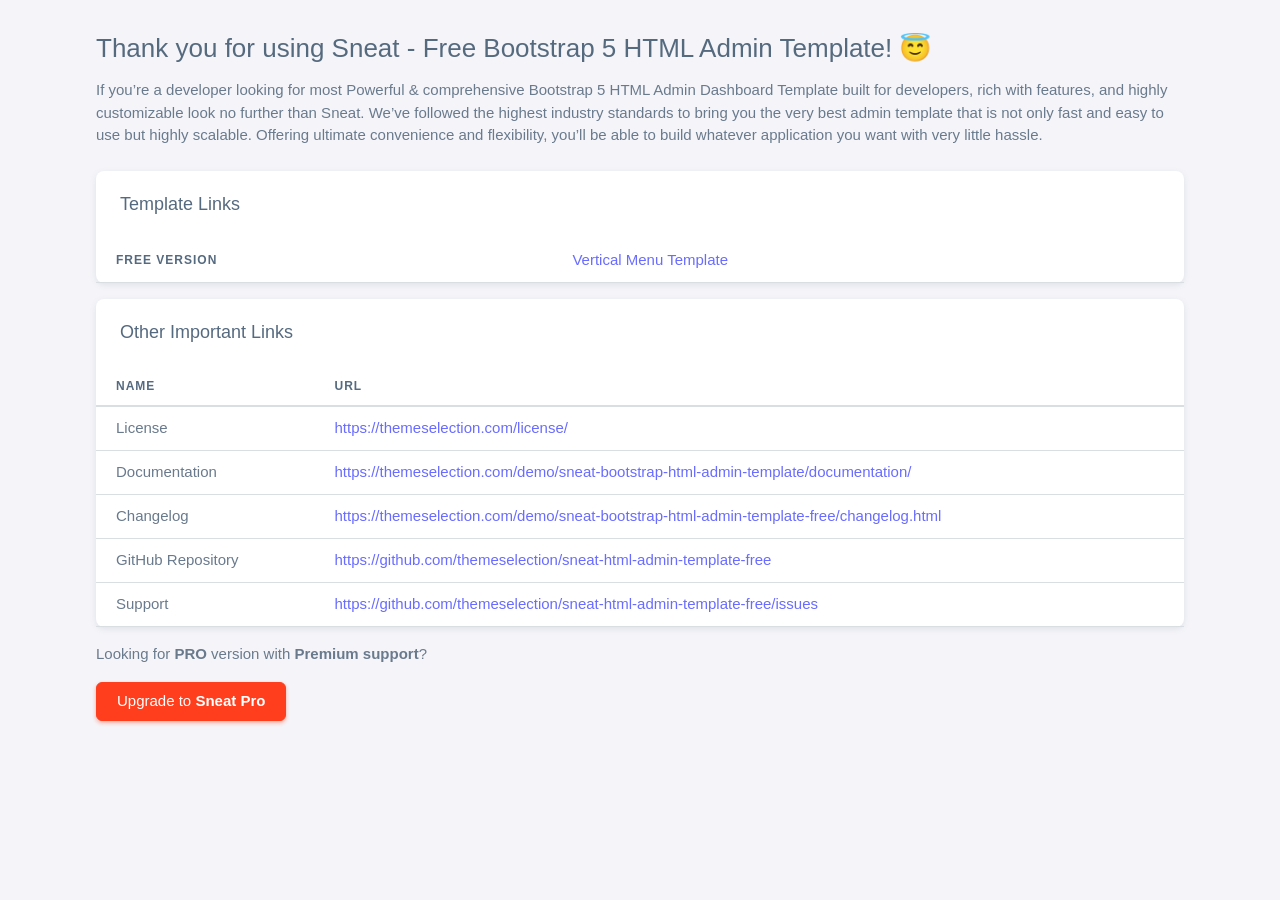
<file: admin/index.html>
<!DOCTYPE html>


<html lang="en" class="light-style  customizer-hide" dir="ltr" data-theme="theme-default" data-assets-path="assets/"
  data-template="vertical-menu-template-no-customizer">

<head>
  <meta charset="utf-8" />
  <meta name="viewport"
    content="width=device-width, initial-scale=1.0, user-scalable=no, minimum-scale=1.0, maximum-scale=1.0" />

  <title>Sneat - Free Bootstrap 5 HTML Admin Template</title>

  <meta name="description" content="" />

  <!-- Favicon -->
  <link rel="icon" type="image/x-icon" href="assets/img/favicon/favicon.ico" />

  <!-- Fonts -->
  <link rel="preconnect" href="https://fonts.googleapis.com">
  <link rel="preconnect" href="https://fonts.gstatic.com" crossorigin>
  <link
    href="https://fonts.googleapis.com/css2?family=Open+Sans:ital,wght@0,300;0,400;0,500;0,600;0,700;1,300;1,400;1,500;1,600;1,700&display=swap"
    rel="stylesheet">

  <!-- Core CSS -->
  <link rel="stylesheet" href="assets/vendor/css/core.css" />
  <link rel="stylesheet" href="assets/vendor/css/theme-default.css" />
  <link rel="stylesheet" href="assets/css/demo.css" />
</head>

<body>

  <!-- Content -->
  <div class="container flex-grow-1 container-p-y my-2">
    <h3>Thank you for using Sneat - Free Bootstrap 5 HTML Admin Template! 😇</h3>
    <p>If you’re a developer looking for most Powerful & comprehensive Bootstrap 5 HTML Admin Dashboard Template built
      for developers, rich with features, and highly customizable look no further than Sneat. We’ve followed the highest
      industry standards to bring you the very best admin template that is not only fast and easy to use but highly
      scalable. Offering ultimate convenience and flexibility, you’ll be able to build whatever application you want
      with very little hassle.</p>

    <!-- Examples -->
    <div class="row mt-sm-4 mt-3">
      <div class="col-12 mb-3">
        <div class="card">
          <h5 class="card-header">Template Links</h5>
          <!-- Template Demo Links -->
          <table class="table">
            <tbody>
              <tr>
                <th>Free Version</th>
                <td><a href="html/index.html" target="_blank">Vertical Menu Template</a></td>
              </tr>
            </tbody>
          </table>

        </div>
      </div>

      <div class="col-12 mb-3">
        <div class="card">

          <h5 class="card-header">Other Important Links</h5>
          <!-- Other Links -->
          <table class="table">
            <thead>
              <tr>
                <th scope="col">Name</th>
                <th scope="col">URL</th>
              </tr>
            </thead>
            <tbody>

              <tr>
                <td>License </td>
                <td>
                  <a href="https://themeselection.com/license/" target="_blank">https://themeselection.com/license/</a>
                </td>
              </tr>

              <tr>
                <td>Documentation</td>
                <td>
                  <a href="https://themeselection.com/demo/sneat-bootstrap-html-admin-template/documentation/"
                    target="_blank">https://themeselection.com/demo/sneat-bootstrap-html-admin-template/documentation/</a>
                </td>
              </tr>

              <tr>
                <td>Changelog</td>
                <td>
                  <a href="https://themeselection.com/demo/sneat-bootstrap-html-admin-template-free/changelog.html"
                    target="_blank">https://themeselection.com/demo/sneat-bootstrap-html-admin-template-free/changelog.html</a>
                </td>
              </tr>


              <tr>
                <td>GitHub Repository</td>
                <td>
                  <a href="https://github.com/themeselection/sneat-html-admin-template-free"
                    target="_blank">https://github.com/themeselection/sneat-html-admin-template-free</a>
                </td>
              </tr>


              <tr>
                <td>Support</td>
                <td>
                  <a href="https://github.com/themeselection/sneat-html-admin-template-free/issues"
                    target="_blank">https://github.com/themeselection/sneat-html-admin-template-free/issues</a>
                </td>
              </tr>

            </tbody>
          </table>
          <!--/ Other Links -->
        </div>
      </div>

      <div class="col-12 mb-3">
        <p>Looking for <strong>PRO</strong> version with <strong>Premium support</strong>?</p>
        <div class="upgrade-to-pro">
          <a href="https://themeselection.com/products/sneat-bootstrap-html-admin-template/" target="_blank"
            class="btn btn-danger">Upgrade to <strong>Sneat Pro</strong></a>
        </div>
      </div>
    </div>
  </div>
  <!-- / Content -->

</body>

</html>
</file>
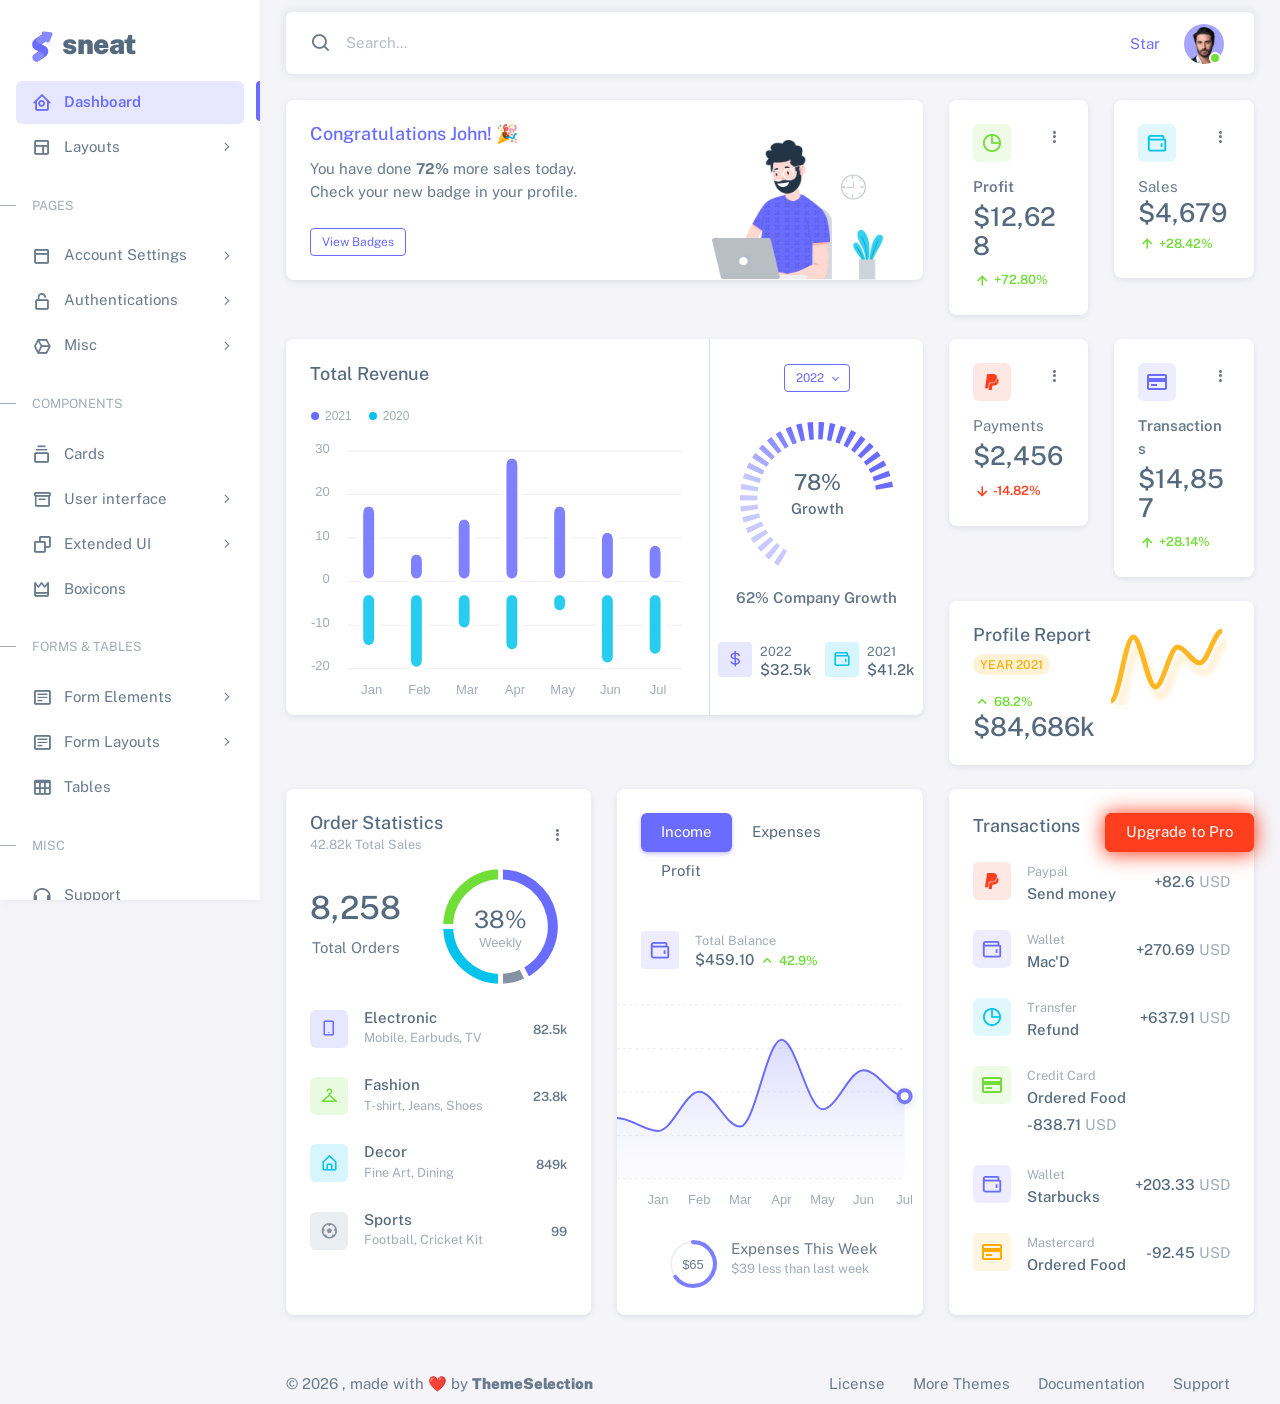
<file: admin/html/index.html>
<!DOCTYPE html>

<!-- =========================================================
* Sneat - Bootstrap 5 HTML Admin Template - Pro | v1.0.0
==============================================================

* Product Page: https://themeselection.com/products/sneat-bootstrap-html-admin-template/
* Created by: ThemeSelection
* License: You must have a valid license purchased in order to legally use the theme for your project.
* Copyright ThemeSelection (https://themeselection.com)

=========================================================
 -->
<!-- beautify ignore:start -->
<html
  lang="en"
  class="light-style layout-menu-fixed"
  dir="ltr"
  data-theme="theme-default"
  data-assets-path="../assets/"
  data-template="vertical-menu-template-free"
>
  <head>
    <meta charset="utf-8" />
    <meta
      name="viewport"
      content="width=device-width, initial-scale=1.0, user-scalable=no, minimum-scale=1.0, maximum-scale=1.0"
    />

    <title>Dashboard - Analytics | Sneat - Bootstrap 5 HTML Admin Template - Pro</title>

    <meta name="description" content="" />

    <!-- Favicon -->
    <link rel="icon" type="image/x-icon" href="../assets/img/favicon/favicon.ico" />

    <!-- Fonts -->
    <link rel="preconnect" href="https://fonts.googleapis.com" />
    <link rel="preconnect" href="https://fonts.gstatic.com" crossorigin />
    <link
      href="https://fonts.googleapis.com/css2?family=Public+Sans:ital,wght@0,300;0,400;0,500;0,600;0,700;1,300;1,400;1,500;1,600;1,700&display=swap"
      rel="stylesheet"
    />

    <!-- Icons. Uncomment required icon fonts -->
    <link rel="stylesheet" href="../assets/vendor/fonts/boxicons.css" />

    <!-- Core CSS -->
    <link rel="stylesheet" href="../assets/vendor/css/core.css" class="template-customizer-core-css" />
    <link rel="stylesheet" href="../assets/vendor/css/theme-default.css" class="template-customizer-theme-css" />
    <link rel="stylesheet" href="../assets/css/demo.css" />

    <!-- Vendors CSS -->
    <link rel="stylesheet" href="../assets/vendor/libs/perfect-scrollbar/perfect-scrollbar.css" />

    <link rel="stylesheet" href="../assets/vendor/libs/apex-charts/apex-charts.css" />

    <!-- Page CSS -->

    <!-- Helpers -->
    <script src="../assets/vendor/js/helpers.js"></script>

    <!--! Template customizer & Theme config files MUST be included after core stylesheets and helpers.js in the <head> section -->
    <!--? Config:  Mandatory theme config file contain global vars & default theme options, Set your preferred theme option in this file.  -->
    <script src="../assets/js/config.js"></script>
  </head>

  <body>
    <!-- Layout wrapper -->
    <div class="layout-wrapper layout-content-navbar">
      <div class="layout-container">
        <!-- Menu -->

        <aside id="layout-menu" class="layout-menu menu-vertical menu bg-menu-theme">
          <div class="app-brand demo">
            <a href="index.html" class="app-brand-link">
              <span class="app-brand-logo demo">
                <svg
                  width="25"
                  viewBox="0 0 25 42"
                  version="1.1"
                  xmlns="http://www.w3.org/2000/svg"
                  xmlns:xlink="http://www.w3.org/1999/xlink"
                >
                  <defs>
                    <path
                      d="M13.7918663,0.358365126 L3.39788168,7.44174259 C0.566865006,9.69408886 -0.379795268,12.4788597 0.557900856,15.7960551 C0.68998853,16.2305145 1.09562888,17.7872135 3.12357076,19.2293357 C3.8146334,19.7207684 5.32369333,20.3834223 7.65075054,21.2172976 L7.59773219,21.2525164 L2.63468769,24.5493413 C0.445452254,26.3002124 0.0884951797,28.5083815 1.56381646,31.1738486 C2.83770406,32.8170431 5.20850219,33.2640127 7.09180128,32.5391577 C8.347334,32.0559211 11.4559176,30.0011079 16.4175519,26.3747182 C18.0338572,24.4997857 18.6973423,22.4544883 18.4080071,20.2388261 C17.963753,17.5346866 16.1776345,15.5799961 13.0496516,14.3747546 L10.9194936,13.4715819 L18.6192054,7.984237 L13.7918663,0.358365126 Z"
                      id="path-1"
                    ></path>
                    <path
                      d="M5.47320593,6.00457225 C4.05321814,8.216144 4.36334763,10.0722806 6.40359441,11.5729822 C8.61520715,12.571656 10.0999176,13.2171421 10.8577257,13.5094407 L15.5088241,14.433041 L18.6192054,7.984237 C15.5364148,3.11535317 13.9273018,0.573395879 13.7918663,0.358365126 C13.5790555,0.511491653 10.8061687,2.3935607 5.47320593,6.00457225 Z"
                      id="path-3"
                    ></path>
                    <path
                      d="M7.50063644,21.2294429 L12.3234468,23.3159332 C14.1688022,24.7579751 14.397098,26.4880487 13.008334,28.506154 C11.6195701,30.5242593 10.3099883,31.790241 9.07958868,32.3040991 C5.78142938,33.4346997 4.13234973,34 4.13234973,34 C4.13234973,34 2.75489982,33.0538207 2.37032616e-14,31.1614621 C-0.55822714,27.8186216 -0.55822714,26.0572515 -4.05231404e-15,25.8773518 C0.83734071,25.6075023 2.77988457,22.8248993 3.3049379,22.52991 C3.65497346,22.3332504 5.05353963,21.8997614 7.50063644,21.2294429 Z"
                      id="path-4"
                    ></path>
                    <path
                      d="M20.6,7.13333333 L25.6,13.8 C26.2627417,14.6836556 26.0836556,15.9372583 25.2,16.6 C24.8538077,16.8596443 24.4327404,17 24,17 L14,17 C12.8954305,17 12,16.1045695 12,15 C12,14.5672596 12.1403557,14.1461923 12.4,13.8 L17.4,7.13333333 C18.0627417,6.24967773 19.3163444,6.07059163 20.2,6.73333333 C20.3516113,6.84704183 20.4862915,6.981722 20.6,7.13333333 Z"
                      id="path-5"
                    ></path>
                  </defs>
                  <g id="g-app-brand" stroke="none" stroke-width="1" fill="none" fill-rule="evenodd">
                    <g id="Brand-Logo" transform="translate(-27.000000, -15.000000)">
                      <g id="Icon" transform="translate(27.000000, 15.000000)">
                        <g id="Mask" transform="translate(0.000000, 8.000000)">
                          <mask id="mask-2" fill="white">
                            <use xlink:href="#path-1"></use>
                          </mask>
                          <use fill="#696cff" xlink:href="#path-1"></use>
                          <g id="Path-3" mask="url(#mask-2)">
                            <use fill="#696cff" xlink:href="#path-3"></use>
                            <use fill-opacity="0.2" fill="#FFFFFF" xlink:href="#path-3"></use>
                          </g>
                          <g id="Path-4" mask="url(#mask-2)">
                            <use fill="#696cff" xlink:href="#path-4"></use>
                            <use fill-opacity="0.2" fill="#FFFFFF" xlink:href="#path-4"></use>
                          </g>
                        </g>
                        <g
                          id="Triangle"
                          transform="translate(19.000000, 11.000000) rotate(-300.000000) translate(-19.000000, -11.000000) "
                        >
                          <use fill="#696cff" xlink:href="#path-5"></use>
                          <use fill-opacity="0.2" fill="#FFFFFF" xlink:href="#path-5"></use>
                        </g>
                      </g>
                    </g>
                  </g>
                </svg>
              </span>
              <span class="app-brand-text demo menu-text fw-bolder ms-2">Sneat</span>
            </a>

            <a href="javascript:void(0);" class="layout-menu-toggle menu-link text-large ms-auto d-block d-xl-none">
              <i class="bx bx-chevron-left bx-sm align-middle"></i>
            </a>
          </div>

          <div class="menu-inner-shadow"></div>

          <ul class="menu-inner py-1">
            <!-- Dashboard -->
            <li class="menu-item active">
              <a href="index.html" class="menu-link">
                <i class="menu-icon tf-icons bx bx-home-circle"></i>
                <div data-i18n="Analytics">Dashboard</div>
              </a>
            </li>

            <!-- Layouts -->
            <li class="menu-item">
              <a href="javascript:void(0);" class="menu-link menu-toggle">
                <i class="menu-icon tf-icons bx bx-layout"></i>
                <div data-i18n="Layouts">Layouts</div>
              </a>

              <ul class="menu-sub">
                <li class="menu-item">
                  <a href="layouts-without-menu.html" class="menu-link">
                    <div data-i18n="Without menu">Without menu</div>
                  </a>
                </li>
                <li class="menu-item">
                  <a href="layouts-without-navbar.html" class="menu-link">
                    <div data-i18n="Without navbar">Without navbar</div>
                  </a>
                </li>
                <li class="menu-item">
                  <a href="layouts-container.html" class="menu-link">
                    <div data-i18n="Container">Container</div>
                  </a>
                </li>
                <li class="menu-item">
                  <a href="layouts-fluid.html" class="menu-link">
                    <div data-i18n="Fluid">Fluid</div>
                  </a>
                </li>
                <li class="menu-item">
                  <a href="layouts-blank.html" class="menu-link">
                    <div data-i18n="Blank">Blank</div>
                  </a>
                </li>
              </ul>
            </li>

            <li class="menu-header small text-uppercase">
              <span class="menu-header-text">Pages</span>
            </li>
            <li class="menu-item">
              <a href="javascript:void(0);" class="menu-link menu-toggle">
                <i class="menu-icon tf-icons bx bx-dock-top"></i>
                <div data-i18n="Account Settings">Account Settings</div>
              </a>
              <ul class="menu-sub">
                <li class="menu-item">
                  <a href="pages-account-settings-account.html" class="menu-link">
                    <div data-i18n="Account">Account</div>
                  </a>
                </li>
                <li class="menu-item">
                  <a href="pages-account-settings-notifications.html" class="menu-link">
                    <div data-i18n="Notifications">Notifications</div>
                  </a>
                </li>
                <li class="menu-item">
                  <a href="pages-account-settings-connections.html" class="menu-link">
                    <div data-i18n="Connections">Connections</div>
                  </a>
                </li>
              </ul>
            </li>
            <li class="menu-item">
              <a href="javascript:void(0);" class="menu-link menu-toggle">
                <i class="menu-icon tf-icons bx bx-lock-open-alt"></i>
                <div data-i18n="Authentications">Authentications</div>
              </a>
              <ul class="menu-sub">
                <li class="menu-item">
                  <a href="auth-login-basic.html" class="menu-link" target="_blank">
                    <div data-i18n="Basic">Login</div>
                  </a>
                </li>
                <li class="menu-item">
                  <a href="auth-register-basic.html" class="menu-link" target="_blank">
                    <div data-i18n="Basic">Register</div>
                  </a>
                </li>
                <li class="menu-item">
                  <a href="auth-forgot-password-basic.html" class="menu-link" target="_blank">
                    <div data-i18n="Basic">Forgot Password</div>
                  </a>
                </li>
              </ul>
            </li>
            <li class="menu-item">
              <a href="javascript:void(0);" class="menu-link menu-toggle">
                <i class="menu-icon tf-icons bx bx-cube-alt"></i>
                <div data-i18n="Misc">Misc</div>
              </a>
              <ul class="menu-sub">
                <li class="menu-item">
                  <a href="pages-misc-error.html" class="menu-link">
                    <div data-i18n="Error">Error</div>
                  </a>
                </li>
                <li class="menu-item">
                  <a href="pages-misc-under-maintenance.html" class="menu-link">
                    <div data-i18n="Under Maintenance">Under Maintenance</div>
                  </a>
                </li>
              </ul>
            </li>
            <!-- Components -->
            <li class="menu-header small text-uppercase"><span class="menu-header-text">Components</span></li>
            <!-- Cards -->
            <li class="menu-item">
              <a href="cards-basic.html" class="menu-link">
                <i class="menu-icon tf-icons bx bx-collection"></i>
                <div data-i18n="Basic">Cards</div>
              </a>
            </li>
            <!-- User interface -->
            <li class="menu-item">
              <a href="javascript:void(0)" class="menu-link menu-toggle">
                <i class="menu-icon tf-icons bx bx-box"></i>
                <div data-i18n="User interface">User interface</div>
              </a>
              <ul class="menu-sub">
                <li class="menu-item">
                  <a href="ui-accordion.html" class="menu-link">
                    <div data-i18n="Accordion">Accordion</div>
                  </a>
                </li>
                <li class="menu-item">
                  <a href="ui-alerts.html" class="menu-link">
                    <div data-i18n="Alerts">Alerts</div>
                  </a>
                </li>
                <li class="menu-item">
                  <a href="ui-badges.html" class = "menu-link">
                    <div data-i18n="Badges">Badges</div>
                  </a>
                </li>
                <li class="menu-item">
                  <a href="ui-buttons.html" class="menu-link">
                    <div data-i18n="Buttons">Buttons</div>
                  </a>
                </li>
                <li class="menu-item">
                  <a href="ui-carousel.html" class="menu-link">
                    <div data-i18n="Carousel">Carousel</div>
                  </a>
                </li>
                <li class="menu-item">
                  <a href="ui-collapse.html" class="menu-link">
                    <div data-i18n="Collapse">Collapse</div>
                  </a>
                </li>
                <li class="menu-item">
                  <a href="ui-dropdowns.html" class="menu-link">
                    <div data-i18n="Dropdowns">Dropdowns</div>
                  </a>
                </li>
                <li class="menu-item">
                  <a href="ui-footer.html" class="menu-link">
                    <div data-i18n="Footer">Footer</div>
                  </a>
                </li>
                <li class="menu-item">
                  <a href="ui-list-groups.html" class="menu-link">
                    <div data-i18n="List Groups">List groups</div>
                  </a>
                </li>
                <li class="menu-item">
                  <a href="ui-modals.html" class="menu-link">
                    <div data-i18n="Modals">Modals</div>
                  </a>
                </li>
                <li class="menu-item">
                  <a href="ui-navbar.html" class="menu-link">
                    <div data-i18n="Navbar">Navbar</div>
                  </a>
                </li>
                <li class="menu-item">
                  <a href="ui-offcanvas.html" class="menu-link">
                    <div data-i18n="Offcanvas">Offcanvas</div>
                  </a>
                </li>
                <li class="menu-item">
                  <a href="ui-pagination-breadcrumbs.html" class="menu-link">
                    <div data-i18n="Pagination &amp; Breadcrumbs">Pagination &amp; Breadcrumbs</div>
                  </a>
                </li>
                <li class="menu-item">
                  <a href="ui-progress.html" class="menu-link">
                    <div data-i18n="Progress">Progress</div>
                  </a>
                </li>
                <li class="menu-item">
                  <a href="ui-spinners.html" class="menu-link">
                    <div data-i18n="Spinners">Spinners</div>
                  </a>
                </li>
                <li class="menu-item">
                  <a href="ui-tabs-pills.html" class="menu-link">
                    <div data-i18n="Tabs &amp; Pills">Tabs &amp; Pills</div>
                  </a>
                </li>
                <li class="menu-item">
                  <a href="ui-toasts.html" class="menu-link">
                    <div data-i18n="Toasts">Toasts</div>
                  </a>
                </li>
                <li class="menu-item">
                  <a href="ui-tooltips-popovers.html" class="menu-link">
                    <div data-i18n="Tooltips & Popovers">Tooltips &amp; popovers</div>
                  </a>
                </li>
                <li class="menu-item">
                  <a href="ui-typography.html" class="menu-link">
                    <div data-i18n="Typography">Typography</div>
                  </a>
                </li>
              </ul>
            </li>

            <!-- Extended components -->
            <li class="menu-item">
              <a href="javascript:void(0)" class="menu-link menu-toggle">
                <i class="menu-icon tf-icons bx bx-copy"></i>
                <div data-i18n="Extended UI">Extended UI</div>
              </a>
              <ul class="menu-sub">
                <li class="menu-item">
                  <a href="extended-ui-perfect-scrollbar.html" class="menu-link">
                    <div data-i18n="Perfect Scrollbar">Perfect scrollbar</div>
                  </a>
                </li>
                <li class="menu-item">
                  <a href="extended-ui-text-divider.html" class="menu-link">
                    <div data-i18n="Text Divider">Text Divider</div>
                  </a>
                </li>
              </ul>
            </li>

            <li class="menu-item">
              <a href="icons-boxicons.html" class="menu-link">
                <i class="menu-icon tf-icons bx bx-crown"></i>
                <div data-i18n="Boxicons">Boxicons</div>
              </a>
            </li>

            <!-- Forms & Tables -->
            <li class="menu-header small text-uppercase"><span class="menu-header-text">Forms &amp; Tables</span></li>
            <!-- Forms -->
            <li class="menu-item">
              <a href="javascript:void(0);" class="menu-link menu-toggle">
                <i class="menu-icon tf-icons bx bx-detail"></i>
                <div data-i18n="Form Elements">Form Elements</div>
              </a>
              <ul class="menu-sub">
                <li class="menu-item">
                  <a href="forms-basic-inputs.html" class="menu-link">
                    <div data-i18n="Basic Inputs">Basic Inputs</div>
                  </a>
                </li>
                <li class="menu-item">
                  <a href="forms-input-groups.html" class="menu-link">
                    <div data-i18n="Input groups">Input groups</div>
                  </a>
                </li>
              </ul>
            </li>
            <li class="menu-item">
              <a href="javascript:void(0);" class="menu-link menu-toggle">
                <i class="menu-icon tf-icons bx bx-detail"></i>
                <div data-i18n="Form Layouts">Form Layouts</div>
              </a>
              <ul class="menu-sub">
                <li class="menu-item">
                  <a href="form-layouts-vertical.html" class="menu-link">
                    <div data-i18n="Vertical Form">Vertical Form</div>
                  </a>
                </li>
                <li class="menu-item">
                  <a href="form-layouts-horizontal.html" class="menu-link">
                    <div data-i18n="Horizontal Form">Horizontal Form</div>
                  </a>
                </li>
              </ul>
            </li>
            <!-- Tables -->
            <li class="menu-item">
              <a href="tables-basic.html" class="menu-link">
                <i class="menu-icon tf-icons bx bx-table"></i>
                <div data-i18n="Tables">Tables</div>
              </a>
            </li>
            <!-- Misc -->
            <li class="menu-header small text-uppercase"><span class="menu-header-text">Misc</span></li>
            <li class="menu-item">
              <a
                href="https://github.com/themeselection/sneat-html-admin-template-free/issues"
                target="_blank"
                class="menu-link"
              >
                <i class="menu-icon tf-icons bx bx-support"></i>
                <div data-i18n="Support">Support</div>
              </a>
            </li>
            <li class="menu-item">
              <a
                href="https://themeselection.com/demo/sneat-bootstrap-html-admin-template/documentation/"
                target="_blank"
                class="menu-link"
              >
                <i class="menu-icon tf-icons bx bx-file"></i>
                <div data-i18n="Documentation">Documentation</div>
              </a>
            </li>
          </ul>
        </aside>
        <!-- / Menu -->

        <!-- Layout container -->
        <div class="layout-page">
          <!-- Navbar -->

          <nav
            class="layout-navbar container-xxl navbar navbar-expand-xl navbar-detached align-items-center bg-navbar-theme"
            id="layout-navbar"
          >
            <div class="layout-menu-toggle navbar-nav align-items-xl-center me-3 me-xl-0 d-xl-none">
              <a class="nav-item nav-link px-0 me-xl-4" href="javascript:void(0)">
                <i class="bx bx-menu bx-sm"></i>
              </a>
            </div>

            <div class="navbar-nav-right d-flex align-items-center" id="navbar-collapse">
              <!-- Search -->
              <div class="navbar-nav align-items-center">
                <div class="nav-item d-flex align-items-center">
                  <i class="bx bx-search fs-4 lh-0"></i>
                  <input
                    type="text"
                    class="form-control border-0 shadow-none"
                    placeholder="Search..."
                    aria-label="Search..."
                  />
                </div>
              </div>
              <!-- /Search -->

              <ul class="navbar-nav flex-row align-items-center ms-auto">
                <!-- Place this tag where you want the button to render. -->
                <li class="nav-item lh-1 me-3">
                  <a
                    class="github-button"
                    href="https://github.com/themeselection/sneat-html-admin-template-free"
                    data-icon="octicon-star"
                    data-size="large"
                    data-show-count="true"
                    aria-label="Star themeselection/sneat-html-admin-template-free on GitHub"
                    >Star</a
                  >
                </li>

                <!-- User -->
                <li class="nav-item navbar-dropdown dropdown-user dropdown">
                  <a class="nav-link dropdown-toggle hide-arrow" href="javascript:void(0);" data-bs-toggle="dropdown">
                    <div class="avatar avatar-online">
                      <img src="../assets/img/avatars/1.png" alt class="w-px-40 h-auto rounded-circle" />
                    </div>
                  </a>
                  <ul class="dropdown-menu dropdown-menu-end">
                    <li>
                      <a class="dropdown-item" href="#">
                        <div class="d-flex">
                          <div class="flex-shrink-0 me-3">
                            <div class="avatar avatar-online">
                              <img src="../assets/img/avatars/1.png" alt class="w-px-40 h-auto rounded-circle" />
                            </div>
                          </div>
                          <div class="flex-grow-1">
                            <span class="fw-semibold d-block">John Doe</span>
                            <small class="text-muted">Admin</small>
                          </div>
                        </div>
                      </a>
                    </li>
                    <li>
                      <div class="dropdown-divider"></div>
                    </li>
                    <li>
                      <a class="dropdown-item" href="#">
                        <i class="bx bx-user me-2"></i>
                        <span class="align-middle">My Profile</span>
                      </a>
                    </li>
                    <li>
                      <a class="dropdown-item" href="#">
                        <i class="bx bx-cog me-2"></i>
                        <span class="align-middle">Settings</span>
                      </a>
                    </li>
                    <li>
                      <a class="dropdown-item" href="#">
                        <span class="d-flex align-items-center align-middle">
                          <i class="flex-shrink-0 bx bx-credit-card me-2"></i>
                          <span class="flex-grow-1 align-middle">Billing</span>
                          <span class="flex-shrink-0 badge badge-center rounded-pill bg-danger w-px-20 h-px-20">4</span>
                        </span>
                      </a>
                    </li>
                    <li>
                      <div class="dropdown-divider"></div>
                    </li>
                    <li>
                      <a class="dropdown-item" href="auth-login-basic.html">
                        <i class="bx bx-power-off me-2"></i>
                        <span class="align-middle">Log Out</span>
                      </a>
                    </li>
                  </ul>
                </li>
                <!--/ User -->
              </ul>
            </div>
          </nav>

          <!-- / Navbar -->

          <!-- Content wrapper -->
          <div class="content-wrapper">
            <!-- Content -->

            <div class="container-xxl flex-grow-1 container-p-y">
              <div class="row">
                <div class="col-lg-8 mb-4 order-0">
                  <div class="card">
                    <div class="d-flex align-items-end row">
                      <div class="col-sm-7">
                        <div class="card-body">
                          <h5 class="card-title text-primary">Congratulations John! 🎉</h5>
                          <p class="mb-4">
                            You have done <span class="fw-bold">72%</span> more sales today. Check your new badge in
                            your profile.
                          </p>

                          <a href="javascript:;" class="btn btn-sm btn-outline-primary">View Badges</a>
                        </div>
                      </div>
                      <div class="col-sm-5 text-center text-sm-left">
                        <div class="card-body pb-0 px-0 px-md-4">
                          <img
                            src="../assets/img/illustrations/man-with-laptop-light.png"
                            height="140"
                            alt="View Badge User"
                            data-app-dark-img="illustrations/man-with-laptop-dark.png"
                            data-app-light-img="illustrations/man-with-laptop-light.png"
                          />
                        </div>
                      </div>
                    </div>
                  </div>
                </div>
                <div class="col-lg-4 col-md-4 order-1">
                  <div class="row">
                    <div class="col-lg-6 col-md-12 col-6 mb-4">
                      <div class="card">
                        <div class="card-body">
                          <div class="card-title d-flex align-items-start justify-content-between">
                            <div class="avatar flex-shrink-0">
                              <img
                                src="../assets/img/icons/unicons/chart-success.png"
                                alt="chart success"
                                class="rounded"
                              />
                            </div>
                            <div class="dropdown">
                              <button
                                class="btn p-0"
                                type="button"
                                id="cardOpt3"
                                data-bs-toggle="dropdown"
                                aria-haspopup="true"
                                aria-expanded="false"
                              >
                                <i class="bx bx-dots-vertical-rounded"></i>
                              </button>
                              <div class="dropdown-menu dropdown-menu-end" aria-labelledby="cardOpt3">
                                <a class="dropdown-item" href="javascript:void(0);">View More</a>
                                <a class="dropdown-item" href="javascript:void(0);">Delete</a>
                              </div>
                            </div>
                          </div>
                          <span class="fw-semibold d-block mb-1">Profit</span>
                          <h3 class="card-title mb-2">$12,628</h3>
                          <small class="text-success fw-semibold"><i class="bx bx-up-arrow-alt"></i> +72.80%</small>
                        </div>
                      </div>
                    </div>
                    <div class="col-lg-6 col-md-12 col-6 mb-4">
                      <div class="card">
                        <div class="card-body">
                          <div class="card-title d-flex align-items-start justify-content-between">
                            <div class="avatar flex-shrink-0">
                              <img
                                src="../assets/img/icons/unicons/wallet-info.png"
                                alt="Credit Card"
                                class="rounded"
                              />
                            </div>
                            <div class="dropdown">
                              <button
                                class="btn p-0"
                                type="button"
                                id="cardOpt6"
                                data-bs-toggle="dropdown"
                                aria-haspopup="true"
                                aria-expanded="false"
                              >
                                <i class="bx bx-dots-vertical-rounded"></i>
                              </button>
                              <div class="dropdown-menu dropdown-menu-end" aria-labelledby="cardOpt6">
                                <a class="dropdown-item" href="javascript:void(0);">View More</a>
                                <a class="dropdown-item" href="javascript:void(0);">Delete</a>
                              </div>
                            </div>
                          </div>
                          <span>Sales</span>
                          <h3 class="card-title text-nowrap mb-1">$4,679</h3>
                          <small class="text-success fw-semibold"><i class="bx bx-up-arrow-alt"></i> +28.42%</small>
                        </div>
                      </div>
                    </div>
                  </div>
                </div>
                <!-- Total Revenue -->
                <div class="col-12 col-lg-8 order-2 order-md-3 order-lg-2 mb-4">
                  <div class="card">
                    <div class="row row-bordered g-0">
                      <div class="col-md-8">
                        <h5 class="card-header m-0 me-2 pb-3">Total Revenue</h5>
                        <div id="totalRevenueChart" class="px-2"></div>
                      </div>
                      <div class="col-md-4">
                        <div class="card-body">
                          <div class="text-center">
                            <div class="dropdown">
                              <button
                                class="btn btn-sm btn-outline-primary dropdown-toggle"
                                type="button"
                                id="growthReportId"
                                data-bs-toggle="dropdown"
                                aria-haspopup="true"
                                aria-expanded="false"
                              >
                                2022
                              </button>
                              <div class="dropdown-menu dropdown-menu-end" aria-labelledby="growthReportId">
                                <a class="dropdown-item" href="javascript:void(0);">2021</a>
                                <a class="dropdown-item" href="javascript:void(0);">2020</a>
                                <a class="dropdown-item" href="javascript:void(0);">2019</a>
                              </div>
                            </div>
                          </div>
                        </div>
                        <div id="growthChart"></div>
                        <div class="text-center fw-semibold pt-3 mb-2">62% Company Growth</div>

                        <div class="d-flex px-xxl-4 px-lg-2 p-4 gap-xxl-3 gap-lg-1 gap-3 justify-content-between">
                          <div class="d-flex">
                            <div class="me-2">
                              <span class="badge bg-label-primary p-2"><i class="bx bx-dollar text-primary"></i></span>
                            </div>
                            <div class="d-flex flex-column">
                              <small>2022</small>
                              <h6 class="mb-0">$32.5k</h6>
                            </div>
                          </div>
                          <div class="d-flex">
                            <div class="me-2">
                              <span class="badge bg-label-info p-2"><i class="bx bx-wallet text-info"></i></span>
                            </div>
                            <div class="d-flex flex-column">
                              <small>2021</small>
                              <h6 class="mb-0">$41.2k</h6>
                            </div>
                          </div>
                        </div>
                      </div>
                    </div>
                  </div>
                </div>
                <!--/ Total Revenue -->
                <div class="col-12 col-md-8 col-lg-4 order-3 order-md-2">
                  <div class="row">
                    <div class="col-6 mb-4">
                      <div class="card">
                        <div class="card-body">
                          <div class="card-title d-flex align-items-start justify-content-between">
                            <div class="avatar flex-shrink-0">
                              <img src="../assets/img/icons/unicons/paypal.png" alt="Credit Card" class="rounded" />
                            </div>
                            <div class="dropdown">
                              <button
                                class="btn p-0"
                                type="button"
                                id="cardOpt4"
                                data-bs-toggle="dropdown"
                                aria-haspopup="true"
                                aria-expanded="false"
                              >
                                <i class="bx bx-dots-vertical-rounded"></i>
                              </button>
                              <div class="dropdown-menu dropdown-menu-end" aria-labelledby="cardOpt4">
                                <a class="dropdown-item" href="javascript:void(0);">View More</a>
                                <a class="dropdown-item" href="javascript:void(0);">Delete</a>
                              </div>
                            </div>
                          </div>
                          <span class="d-block mb-1">Payments</span>
                          <h3 class="card-title text-nowrap mb-2">$2,456</h3>
                          <small class="text-danger fw-semibold"><i class="bx bx-down-arrow-alt"></i> -14.82%</small>
                        </div>
                      </div>
                    </div>
                    <div class="col-6 mb-4">
                      <div class="card">
                        <div class="card-body">
                          <div class="card-title d-flex align-items-start justify-content-between">
                            <div class="avatar flex-shrink-0">
                              <img src="../assets/img/icons/unicons/cc-primary.png" alt="Credit Card" class="rounded" />
                            </div>
                            <div class="dropdown">
                              <button
                                class="btn p-0"
                                type="button"
                                id="cardOpt1"
                                data-bs-toggle="dropdown"
                                aria-haspopup="true"
                                aria-expanded="false"
                              >
                                <i class="bx bx-dots-vertical-rounded"></i>
                              </button>
                              <div class="dropdown-menu" aria-labelledby="cardOpt1">
                                <a class="dropdown-item" href="javascript:void(0);">View More</a>
                                <a class="dropdown-item" href="javascript:void(0);">Delete</a>
                              </div>
                            </div>
                          </div>
                          <span class="fw-semibold d-block mb-1">Transactions</span>
                          <h3 class="card-title mb-2">$14,857</h3>
                          <small class="text-success fw-semibold"><i class="bx bx-up-arrow-alt"></i> +28.14%</small>
                        </div>
                      </div>
                    </div>
                    <!-- </div>
    <div class="row"> -->
                    <div class="col-12 mb-4">
                      <div class="card">
                        <div class="card-body">
                          <div class="d-flex justify-content-between flex-sm-row flex-column gap-3">
                            <div class="d-flex flex-sm-column flex-row align-items-start justify-content-between">
                              <div class="card-title">
                                <h5 class="text-nowrap mb-2">Profile Report</h5>
                                <span class="badge bg-label-warning rounded-pill">Year 2021</span>
                              </div>
                              <div class="mt-sm-auto">
                                <small class="text-success text-nowrap fw-semibold"
                                  ><i class="bx bx-chevron-up"></i> 68.2%</small
                                >
                                <h3 class="mb-0">$84,686k</h3>
                              </div>
                            </div>
                            <div id="profileReportChart"></div>
                          </div>
                        </div>
                      </div>
                    </div>
                  </div>
                </div>
              </div>
              <div class="row">
                <!-- Order Statistics -->
                <div class="col-md-6 col-lg-4 col-xl-4 order-0 mb-4">
                  <div class="card h-100">
                    <div class="card-header d-flex align-items-center justify-content-between pb-0">
                      <div class="card-title mb-0">
                        <h5 class="m-0 me-2">Order Statistics</h5>
                        <small class="text-muted">42.82k Total Sales</small>
                      </div>
                      <div class="dropdown">
                        <button
                          class="btn p-0"
                          type="button"
                          id="orederStatistics"
                          data-bs-toggle="dropdown"
                          aria-haspopup="true"
                          aria-expanded="false"
                        >
                          <i class="bx bx-dots-vertical-rounded"></i>
                        </button>
                        <div class="dropdown-menu dropdown-menu-end" aria-labelledby="orederStatistics">
                          <a class="dropdown-item" href="javascript:void(0);">Select All</a>
                          <a class="dropdown-item" href="javascript:void(0);">Refresh</a>
                          <a class="dropdown-item" href="javascript:void(0);">Share</a>
                        </div>
                      </div>
                    </div>
                    <div class="card-body">
                      <div class="d-flex justify-content-between align-items-center mb-3">
                        <div class="d-flex flex-column align-items-center gap-1">
                          <h2 class="mb-2">8,258</h2>
                          <span>Total Orders</span>
                        </div>
                        <div id="orderStatisticsChart"></div>
                      </div>
                      <ul class="p-0 m-0">
                        <li class="d-flex mb-4 pb-1">
                          <div class="avatar flex-shrink-0 me-3">
                            <span class="avatar-initial rounded bg-label-primary"
                              ><i class="bx bx-mobile-alt"></i
                            ></span>
                          </div>
                          <div class="d-flex w-100 flex-wrap align-items-center justify-content-between gap-2">
                            <div class="me-2">
                              <h6 class="mb-0">Electronic</h6>
                              <small class="text-muted">Mobile, Earbuds, TV</small>
                            </div>
                            <div class="user-progress">
                              <small class="fw-semibold">82.5k</small>
                            </div>
                          </div>
                        </li>
                        <li class="d-flex mb-4 pb-1">
                          <div class="avatar flex-shrink-0 me-3">
                            <span class="avatar-initial rounded bg-label-success"><i class="bx bx-closet"></i></span>
                          </div>
                          <div class="d-flex w-100 flex-wrap align-items-center justify-content-between gap-2">
                            <div class="me-2">
                              <h6 class="mb-0">Fashion</h6>
                              <small class="text-muted">T-shirt, Jeans, Shoes</small>
                            </div>
                            <div class="user-progress">
                              <small class="fw-semibold">23.8k</small>
                            </div>
                          </div>
                        </li>
                        <li class="d-flex mb-4 pb-1">
                          <div class="avatar flex-shrink-0 me-3">
                            <span class="avatar-initial rounded bg-label-info"><i class="bx bx-home-alt"></i></span>
                          </div>
                          <div class="d-flex w-100 flex-wrap align-items-center justify-content-between gap-2">
                            <div class="me-2">
                              <h6 class="mb-0">Decor</h6>
                              <small class="text-muted">Fine Art, Dining</small>
                            </div>
                            <div class="user-progress">
                              <small class="fw-semibold">849k</small>
                            </div>
                          </div>
                        </li>
                        <li class="d-flex">
                          <div class="avatar flex-shrink-0 me-3">
                            <span class="avatar-initial rounded bg-label-secondary"
                              ><i class="bx bx-football"></i
                            ></span>
                          </div>
                          <div class="d-flex w-100 flex-wrap align-items-center justify-content-between gap-2">
                            <div class="me-2">
                              <h6 class="mb-0">Sports</h6>
                              <small class="text-muted">Football, Cricket Kit</small>
                            </div>
                            <div class="user-progress">
                              <small class="fw-semibold">99</small>
                            </div>
                          </div>
                        </li>
                      </ul>
                    </div>
                  </div>
                </div>
                <!--/ Order Statistics -->

                <!-- Expense Overview -->
                <div class="col-md-6 col-lg-4 order-1 mb-4">
                  <div class="card h-100">
                    <div class="card-header">
                      <ul class="nav nav-pills" role="tablist">
                        <li class="nav-item">
                          <button
                            type="button"
                            class="nav-link active"
                            role="tab"
                            data-bs-toggle="tab"
                            data-bs-target="#navs-tabs-line-card-income"
                            aria-controls="navs-tabs-line-card-income"
                            aria-selected="true"
                          >
                            Income
                          </button>
                        </li>
                        <li class="nav-item">
                          <button type="button" class="nav-link" role="tab">Expenses</button>
                        </li>
                        <li class="nav-item">
                          <button type="button" class="nav-link" role="tab">Profit</button>
                        </li>
                      </ul>
                    </div>
                    <div class="card-body px-0">
                      <div class="tab-content p-0">
                        <div class="tab-pane fade show active" id="navs-tabs-line-card-income" role="tabpanel">
                          <div class="d-flex p-4 pt-3">
                            <div class="avatar flex-shrink-0 me-3">
                              <img src="../assets/img/icons/unicons/wallet.png" alt="User" />
                            </div>
                            <div>
                              <small class="text-muted d-block">Total Balance</small>
                              <div class="d-flex align-items-center">
                                <h6 class="mb-0 me-1">$459.10</h6>
                                <small class="text-success fw-semibold">
                                  <i class="bx bx-chevron-up"></i>
                                  42.9%
                                </small>
                              </div>
                            </div>
                          </div>
                          <div id="incomeChart"></div>
                          <div class="d-flex justify-content-center pt-4 gap-2">
                            <div class="flex-shrink-0">
                              <div id="expensesOfWeek"></div>
                            </div>
                            <div>
                              <p class="mb-n1 mt-1">Expenses This Week</p>
                              <small class="text-muted">$39 less than last week</small>
                            </div>
                          </div>
                        </div>
                      </div>
                    </div>
                  </div>
                </div>
                <!--/ Expense Overview -->

                <!-- Transactions -->
                <div class="col-md-6 col-lg-4 order-2 mb-4">
                  <div class="card h-100">
                    <div class="card-header d-flex align-items-center justify-content-between">
                      <h5 class="card-title m-0 me-2">Transactions</h5>
                      <div class="dropdown">
                        <button
                          class="btn p-0"
                          type="button"
                          id="transactionID"
                          data-bs-toggle="dropdown"
                          aria-haspopup="true"
                          aria-expanded="false"
                        >
                          <i class="bx bx-dots-vertical-rounded"></i>
                        </button>
                        <div class="dropdown-menu dropdown-menu-end" aria-labelledby="transactionID">
                          <a class="dropdown-item" href="javascript:void(0);">Last 28 Days</a>
                          <a class="dropdown-item" href="javascript:void(0);">Last Month</a>
                          <a class="dropdown-item" href="javascript:void(0);">Last Year</a>
                        </div>
                      </div>
                    </div>
                    <div class="card-body">
                      <ul class="p-0 m-0">
                        <li class="d-flex mb-4 pb-1">
                          <div class="avatar flex-shrink-0 me-3">
                            <img src="../assets/img/icons/unicons/paypal.png" alt="User" class="rounded" />
                          </div>
                          <div class="d-flex w-100 flex-wrap align-items-center justify-content-between gap-2">
                            <div class="me-2">
                              <small class="text-muted d-block mb-1">Paypal</small>
                              <h6 class="mb-0">Send money</h6>
                            </div>
                            <div class="user-progress d-flex align-items-center gap-1">
                              <h6 class="mb-0">+82.6</h6>
                              <span class="text-muted">USD</span>
                            </div>
                          </div>
                        </li>
                        <li class="d-flex mb-4 pb-1">
                          <div class="avatar flex-shrink-0 me-3">
                            <img src="../assets/img/icons/unicons/wallet.png" alt="User" class="rounded" />
                          </div>
                          <div class="d-flex w-100 flex-wrap align-items-center justify-content-between gap-2">
                            <div class="me-2">
                              <small class="text-muted d-block mb-1">Wallet</small>
                              <h6 class="mb-0">Mac'D</h6>
                            </div>
                            <div class="user-progress d-flex align-items-center gap-1">
                              <h6 class="mb-0">+270.69</h6>
                              <span class="text-muted">USD</span>
                            </div>
                          </div>
                        </li>
                        <li class="d-flex mb-4 pb-1">
                          <div class="avatar flex-shrink-0 me-3">
                            <img src="../assets/img/icons/unicons/chart.png" alt="User" class="rounded" />
                          </div>
                          <div class="d-flex w-100 flex-wrap align-items-center justify-content-between gap-2">
                            <div class="me-2">
                              <small class="text-muted d-block mb-1">Transfer</small>
                              <h6 class="mb-0">Refund</h6>
                            </div>
                            <div class="user-progress d-flex align-items-center gap-1">
                              <h6 class="mb-0">+637.91</h6>
                              <span class="text-muted">USD</span>
                            </div>
                          </div>
                        </li>
                        <li class="d-flex mb-4 pb-1">
                          <div class="avatar flex-shrink-0 me-3">
                            <img src="../assets/img/icons/unicons/cc-success.png" alt="User" class="rounded" />
                          </div>
                          <div class="d-flex w-100 flex-wrap align-items-center justify-content-between gap-2">
                            <div class="me-2">
                              <small class="text-muted d-block mb-1">Credit Card</small>
                              <h6 class="mb-0">Ordered Food</h6>
                            </div>
                            <div class="user-progress d-flex align-items-center gap-1">
                              <h6 class="mb-0">-838.71</h6>
                              <span class="text-muted">USD</span>
                            </div>
                          </div>
                        </li>
                        <li class="d-flex mb-4 pb-1">
                          <div class="avatar flex-shrink-0 me-3">
                            <img src="../assets/img/icons/unicons/wallet.png" alt="User" class="rounded" />
                          </div>
                          <div class="d-flex w-100 flex-wrap align-items-center justify-content-between gap-2">
                            <div class="me-2">
                              <small class="text-muted d-block mb-1">Wallet</small>
                              <h6 class="mb-0">Starbucks</h6>
                            </div>
                            <div class="user-progress d-flex align-items-center gap-1">
                              <h6 class="mb-0">+203.33</h6>
                              <span class="text-muted">USD</span>
                            </div>
                          </div>
                        </li>
                        <li class="d-flex">
                          <div class="avatar flex-shrink-0 me-3">
                            <img src="../assets/img/icons/unicons/cc-warning.png" alt="User" class="rounded" />
                          </div>
                          <div class="d-flex w-100 flex-wrap align-items-center justify-content-between gap-2">
                            <div class="me-2">
                              <small class="text-muted d-block mb-1">Mastercard</small>
                              <h6 class="mb-0">Ordered Food</h6>
                            </div>
                            <div class="user-progress d-flex align-items-center gap-1">
                              <h6 class="mb-0">-92.45</h6>
                              <span class="text-muted">USD</span>
                            </div>
                          </div>
                        </li>
                      </ul>
                    </div>
                  </div>
                </div>
                <!--/ Transactions -->
              </div>
            </div>
            <!-- / Content -->

            <!-- Footer -->
            <footer class="content-footer footer bg-footer-theme">
              <div class="container-xxl d-flex flex-wrap justify-content-between py-2 flex-md-row flex-column">
                <div class="mb-2 mb-md-0">
                  ©
                  <script>
                    document.write(new Date().getFullYear());
                  </script>
                  , made with ❤️ by
                  <a href="https://themeselection.com" target="_blank" class="footer-link fw-bolder">ThemeSelection</a>
                </div>
                <div>
                  <a href="https://themeselection.com/license/" class="footer-link me-4" target="_blank">License</a>
                  <a href="https://themeselection.com/" target="_blank" class="footer-link me-4">More Themes</a>

                  <a
                    href="https://themeselection.com/demo/sneat-bootstrap-html-admin-template/documentation/"
                    target="_blank"
                    class="footer-link me-4"
                    >Documentation</a
                  >

                  <a
                    href="https://github.com/themeselection/sneat-html-admin-template-free/issues"
                    target="_blank"
                    class="footer-link me-4"
                    >Support</a
                  >
                </div>
              </div>
            </footer>
            <!-- / Footer -->

            <div class="content-backdrop fade"></div>
          </div>
          <!-- Content wrapper -->
        </div>
        <!-- / Layout page -->
      </div>

      <!-- Overlay -->
      <div class="layout-overlay layout-menu-toggle"></div>
    </div>
    <!-- / Layout wrapper -->

    <div class="buy-now">
      <a
        href="https://themeselection.com/products/sneat-bootstrap-html-admin-template/"
        target="_blank"
        class="btn btn-danger btn-buy-now"
        >Upgrade to Pro</a
      >
    </div>

    <!-- Core JS -->
    <!-- build:js assets/vendor/js/core.js -->
    <script src="../assets/vendor/libs/jquery/jquery.js"></script>
    <script src="../assets/vendor/libs/popper/popper.js"></script>
    <script src="../assets/vendor/js/bootstrap.js"></script>
    <script src="../assets/vendor/libs/perfect-scrollbar/perfect-scrollbar.js"></script>

    <script src="../assets/vendor/js/menu.js"></script>
    <!-- endbuild -->

    <!-- Vendors JS -->
    <script src="../assets/vendor/libs/apex-charts/apexcharts.js"></script>

    <!-- Main JS -->
    <script src="../assets/js/main.js"></script>

    <!-- Page JS -->
    <script src="../assets/js/dashboards-analytics.js"></script>

    <!-- Place this tag in your head or just before your close body tag. -->
    <script async defer src="https://buttons.github.io/buttons.js"></script>
  </body>
</html>
</file>
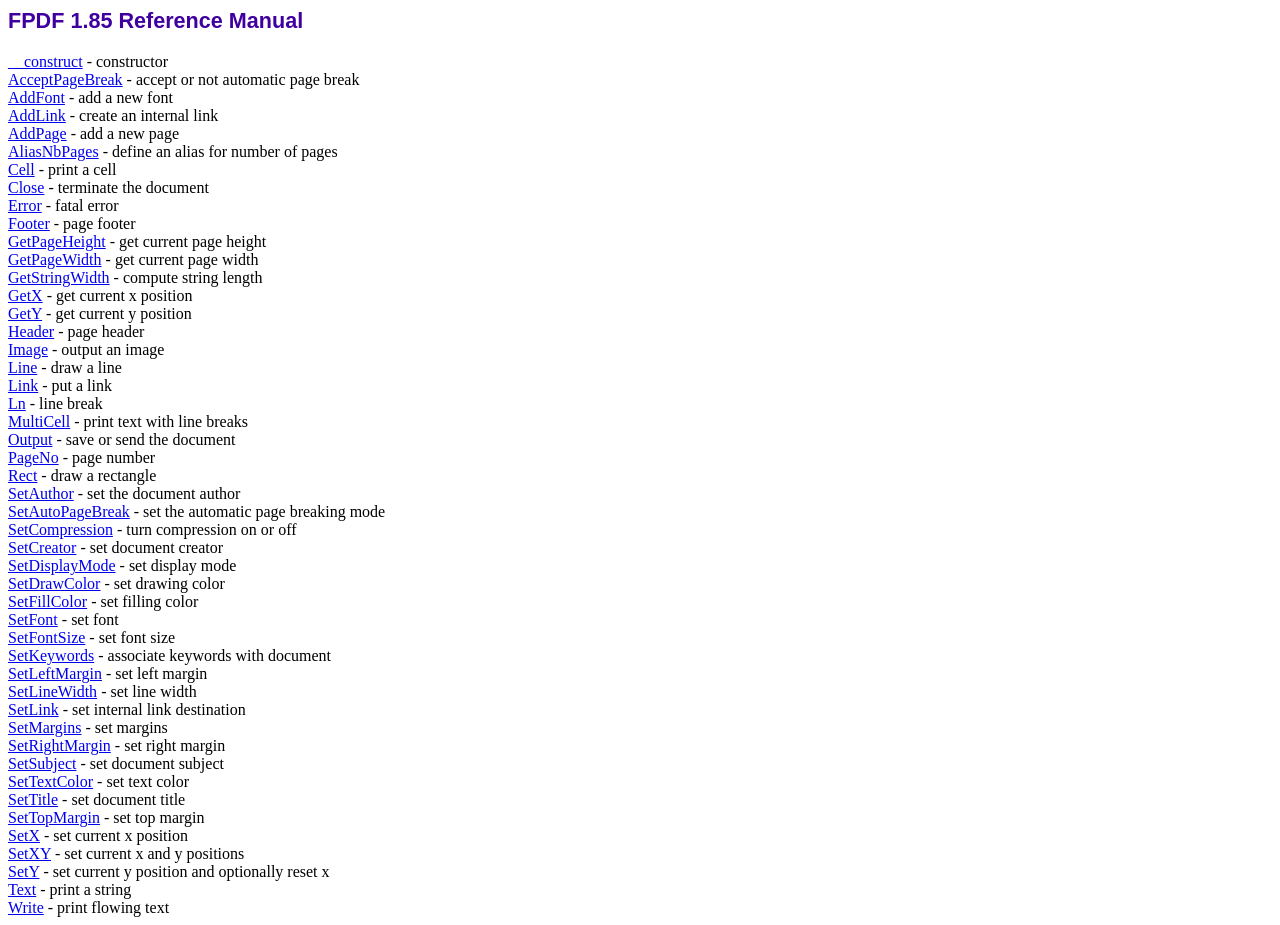
<file: pdf/doc/index.htm>
<!DOCTYPE html PUBLIC "-//W3C//DTD HTML 4.01 Transitional//EN">
<html>
<head>
<meta http-equiv="Content-Type" content="text/html; charset=ISO-8859-1">
<title>FPDF 1.85 Reference Manual</title>
<link type="text/css" rel="stylesheet" href="../fpdf.css">
</head>
<body>
<h1>FPDF 1.85 Reference Manual</h1>
<a href="__construct.htm">__construct</a> - constructor<br>
<a href="acceptpagebreak.htm">AcceptPageBreak</a> - accept or not automatic page break<br>
<a href="addfont.htm">AddFont</a> - add a new font<br>
<a href="addlink.htm">AddLink</a> - create an internal link<br>
<a href="addpage.htm">AddPage</a> - add a new page<br>
<a href="aliasnbpages.htm">AliasNbPages</a> - define an alias for number of pages<br>
<a href="cell.htm">Cell</a> - print a cell<br>
<a href="close.htm">Close</a> - terminate the document<br>
<a href="error.htm">Error</a> - fatal error<br>
<a href="footer.htm">Footer</a> - page footer<br>
<a href="getpageheight.htm">GetPageHeight</a> - get current page height<br>
<a href="getpagewidth.htm">GetPageWidth</a> - get current page width<br>
<a href="getstringwidth.htm">GetStringWidth</a> - compute string length<br>
<a href="getx.htm">GetX</a> - get current x position<br>
<a href="gety.htm">GetY</a> - get current y position<br>
<a href="header.htm">Header</a> - page header<br>
<a href="image.htm">Image</a> - output an image<br>
<a href="line.htm">Line</a> - draw a line<br>
<a href="link.htm">Link</a> - put a link<br>
<a href="ln.htm">Ln</a> - line break<br>
<a href="multicell.htm">MultiCell</a> - print text with line breaks<br>
<a href="output.htm">Output</a> - save or send the document<br>
<a href="pageno.htm">PageNo</a> - page number<br>
<a href="rect.htm">Rect</a> - draw a rectangle<br>
<a href="setauthor.htm">SetAuthor</a> - set the document author<br>
<a href="setautopagebreak.htm">SetAutoPageBreak</a> - set the automatic page breaking mode<br>
<a href="setcompression.htm">SetCompression</a> - turn compression on or off<br>
<a href="setcreator.htm">SetCreator</a> - set document creator<br>
<a href="setdisplaymode.htm">SetDisplayMode</a> - set display mode<br>
<a href="setdrawcolor.htm">SetDrawColor</a> - set drawing color<br>
<a href="setfillcolor.htm">SetFillColor</a> - set filling color<br>
<a href="setfont.htm">SetFont</a> - set font<br>
<a href="setfontsize.htm">SetFontSize</a> - set font size<br>
<a href="setkeywords.htm">SetKeywords</a> - associate keywords with document<br>
<a href="setleftmargin.htm">SetLeftMargin</a> - set left margin<br>
<a href="setlinewidth.htm">SetLineWidth</a> - set line width<br>
<a href="setlink.htm">SetLink</a> - set internal link destination<br>
<a href="setmargins.htm">SetMargins</a> - set margins<br>
<a href="setrightmargin.htm">SetRightMargin</a> - set right margin<br>
<a href="setsubject.htm">SetSubject</a> - set document subject<br>
<a href="settextcolor.htm">SetTextColor</a> - set text color<br>
<a href="settitle.htm">SetTitle</a> - set document title<br>
<a href="settopmargin.htm">SetTopMargin</a> - set top margin<br>
<a href="setx.htm">SetX</a> - set current x position<br>
<a href="setxy.htm">SetXY</a> - set current x and y positions<br>
<a href="sety.htm">SetY</a> - set current y position and optionally reset x<br>
<a href="text.htm">Text</a> - print a string<br>
<a href="write.htm">Write</a> - print flowing text<br>
</body>
</html>
</file>
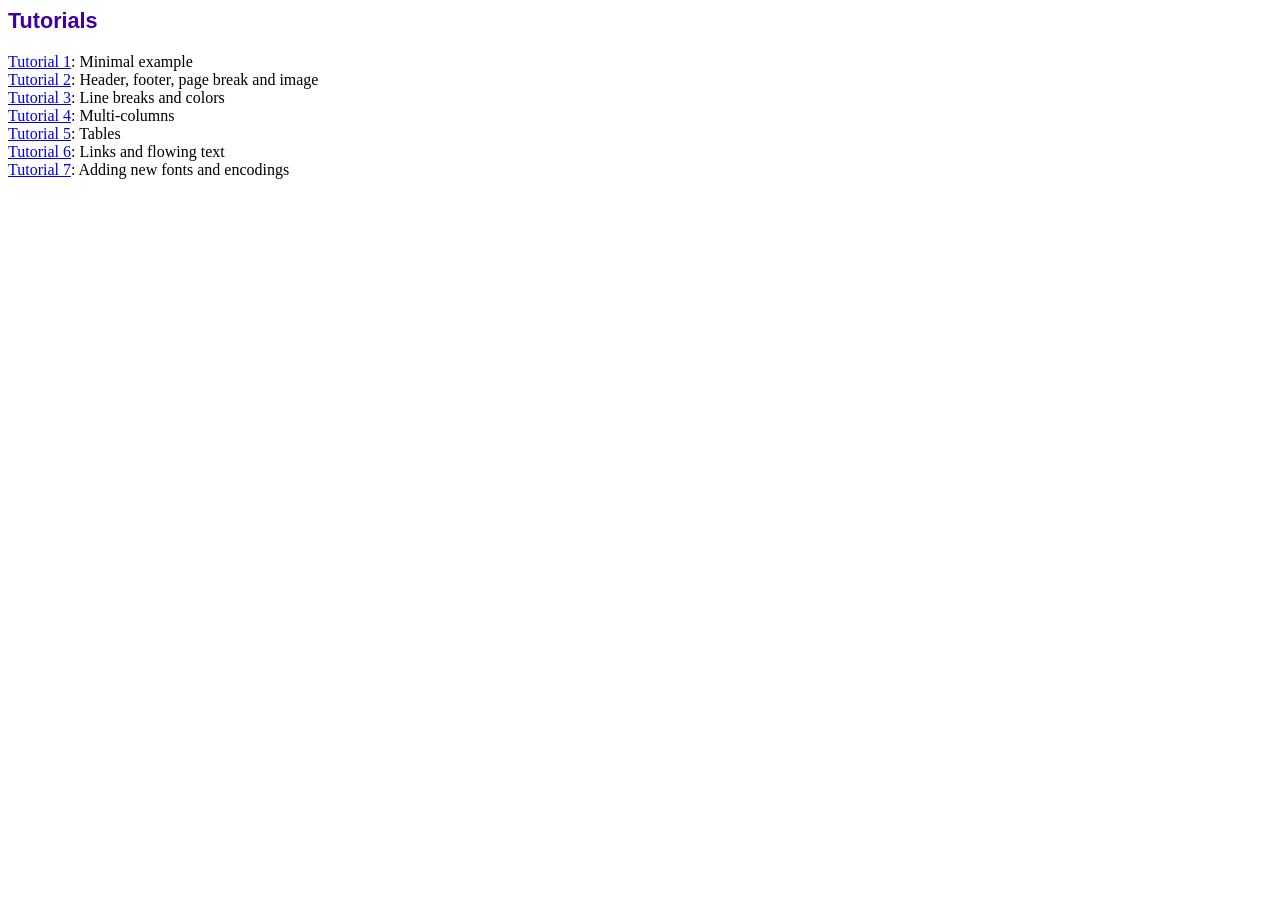
<file: pdf/tutorial/index.htm>
<!DOCTYPE html PUBLIC "-//W3C//DTD HTML 4.01 Transitional//EN">
<html>
<head>
<meta http-equiv="Content-Type" content="text/html; charset=ISO-8859-1">
<title>Tutorials</title>
<link type="text/css" rel="stylesheet" href="../fpdf.css">
</head>
<body>
<h1>Tutorials</h1>
<ul style="list-style-type:none; margin-left:0; padding-left:0">
<li><a href="tuto1.htm">Tutorial 1</a>: Minimal example</li>
<li><a href="tuto2.htm">Tutorial 2</a>: Header, footer, page break and image</li>
<li><a href="tuto3.htm">Tutorial 3</a>: Line breaks and colors</li>
<li><a href="tuto4.htm">Tutorial 4</a>: Multi-columns</li>
<li><a href="tuto5.htm">Tutorial 5</a>: Tables</li>
<li><a href="tuto6.htm">Tutorial 6</a>: Links and flowing text</li>
<li><a href="tuto7.htm">Tutorial 7</a>: Adding new fonts and encodings</li>
</ul>
</body>
</html>
</file>
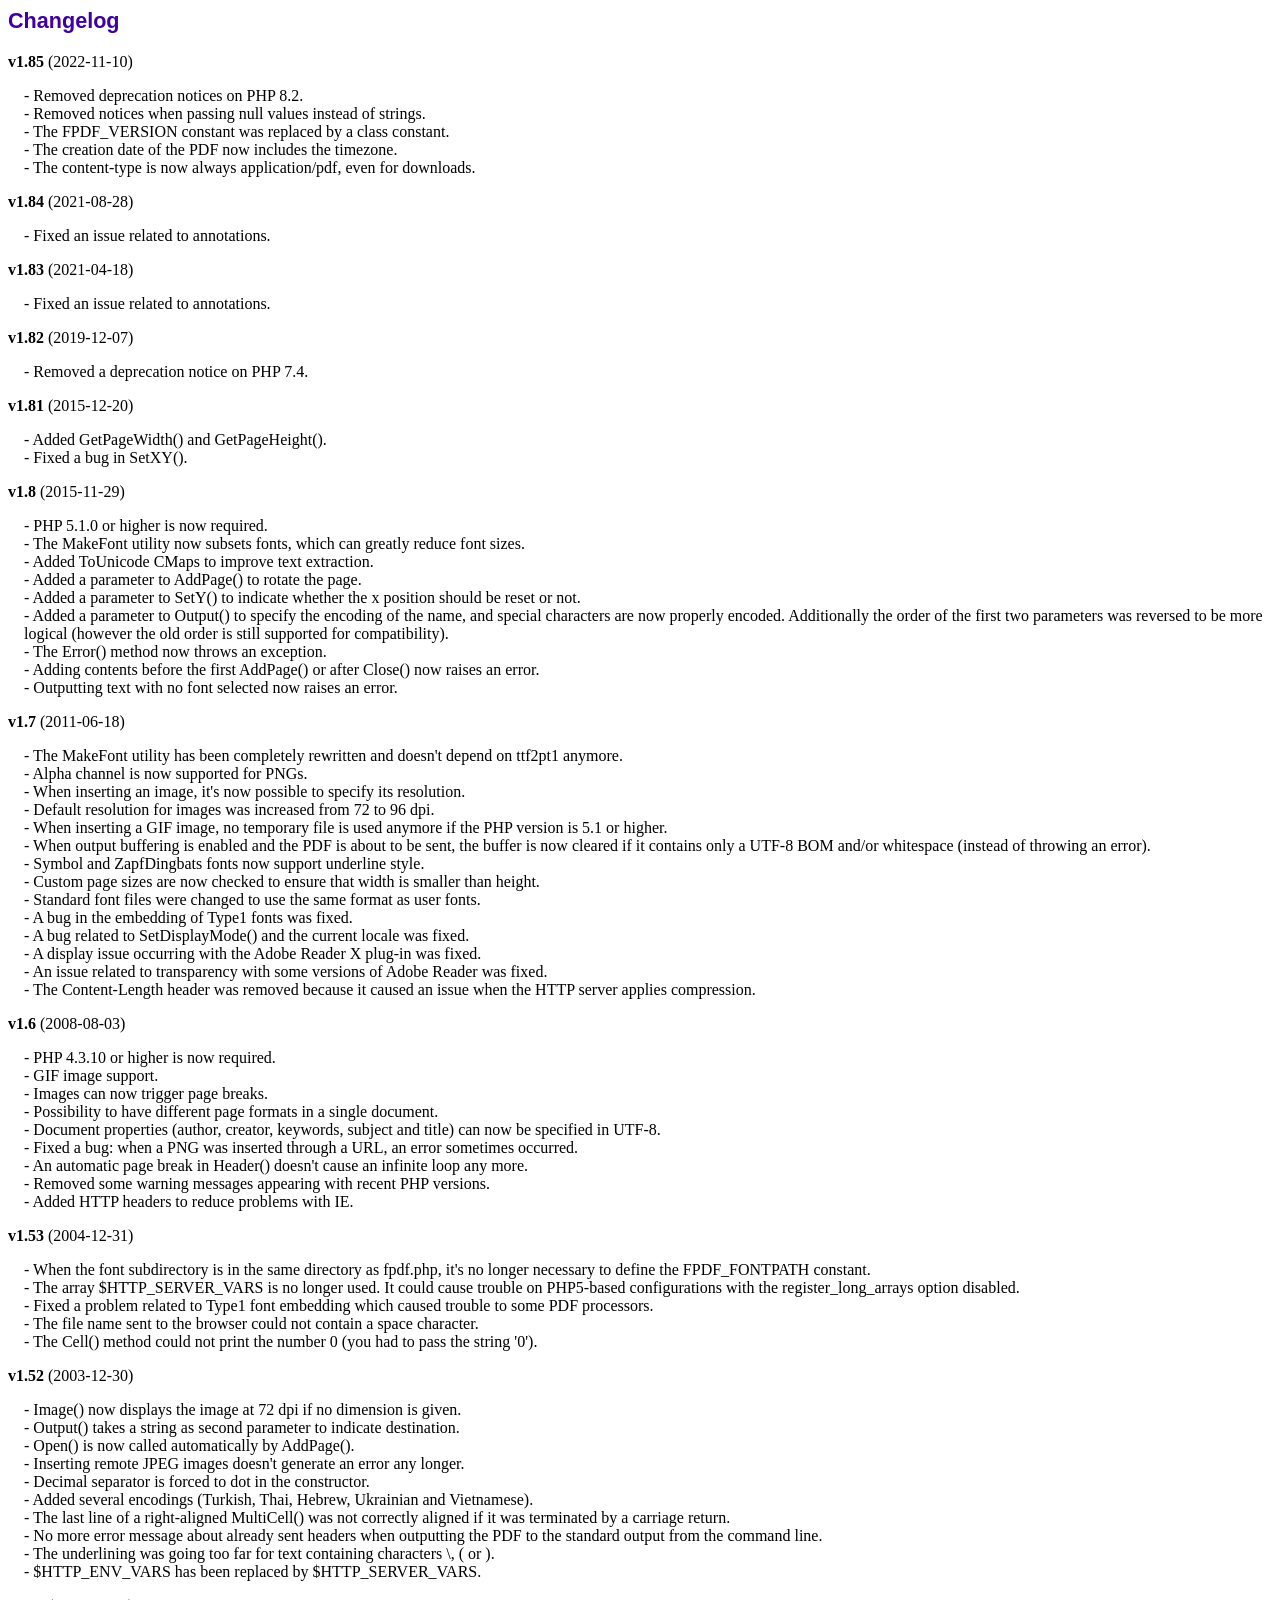
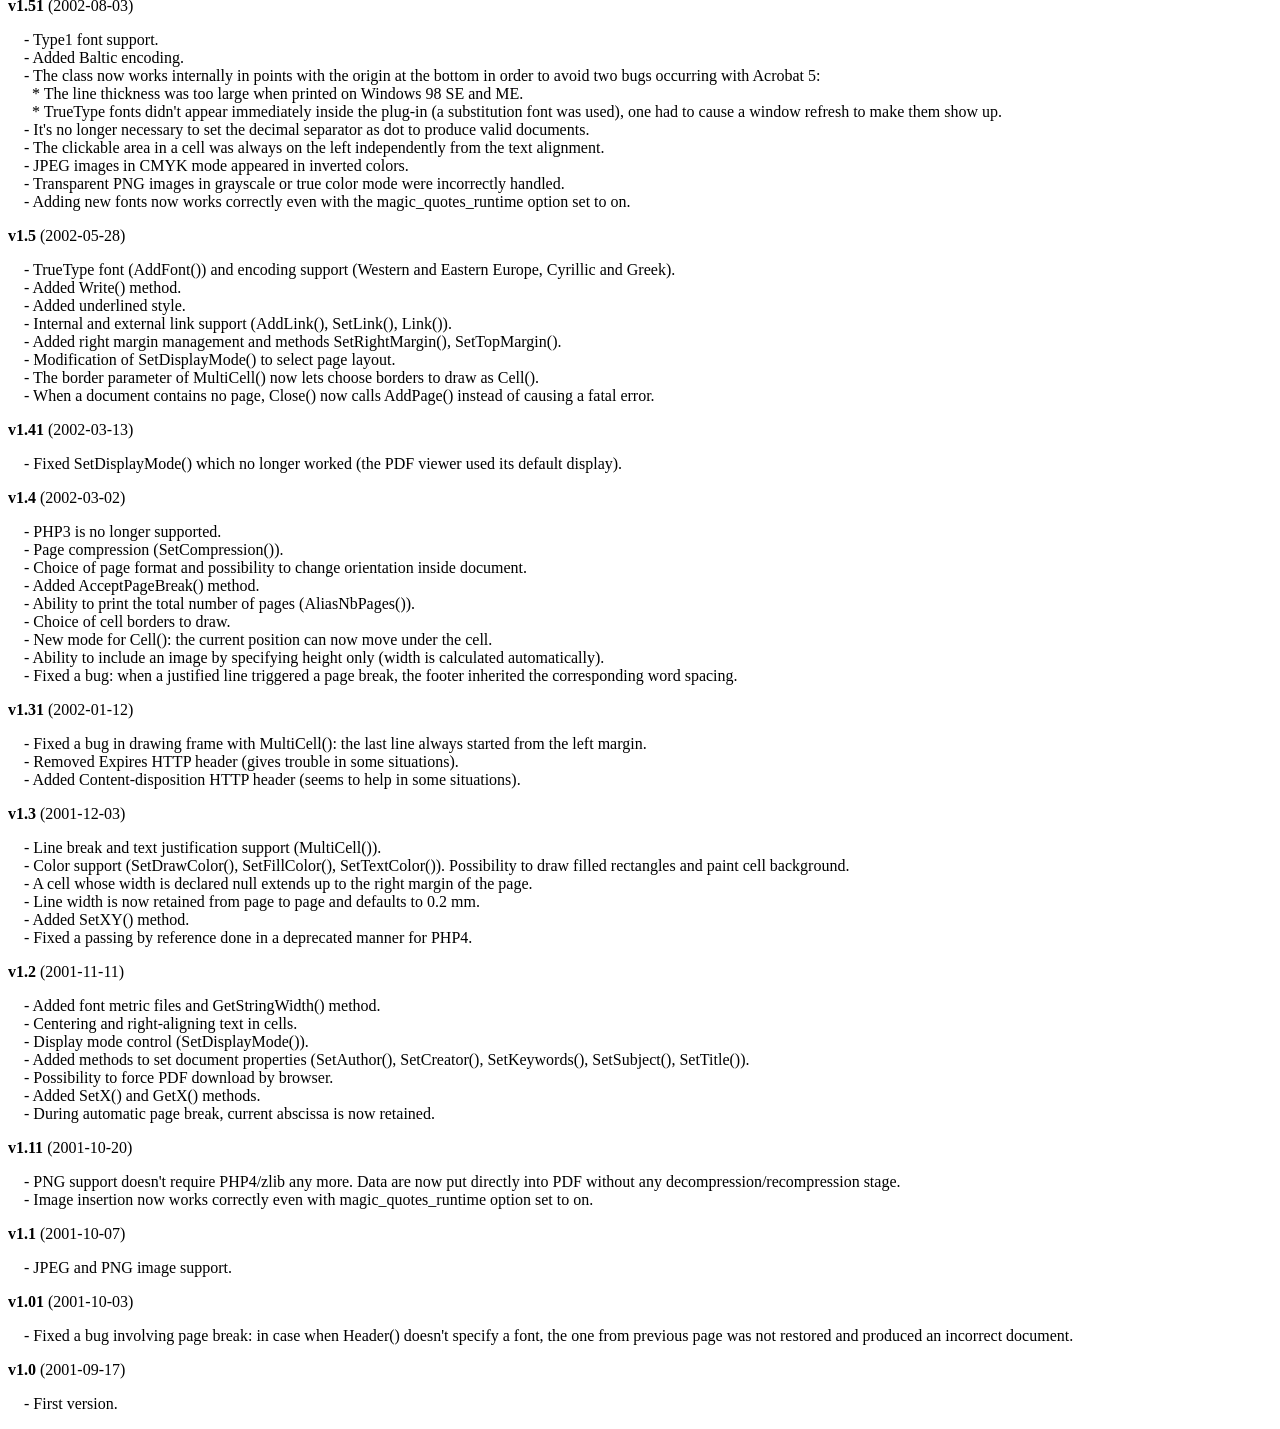
<file: pdf/changelog.htm>
<!DOCTYPE html PUBLIC "-//W3C//DTD HTML 4.01 Transitional//EN">
<html>
<head>
<meta http-equiv="Content-Type" content="text/html; charset=ISO-8859-1">
<title>Changelog</title>
<link type="text/css" rel="stylesheet" href="fpdf.css">
<style type="text/css">
dd {margin:1em 0 1em 1em}
</style>
</head>
<body>
<h1>Changelog</h1>
<dl>
<dt><strong>v1.85</strong> (2022-11-10)</dt>
<dd>
- Removed deprecation notices on PHP 8.2.<br>
- Removed notices when passing null values instead of strings.<br>
- The FPDF_VERSION constant was replaced by a class constant.<br>
- The creation date of the PDF now includes the timezone.<br>
- The content-type is now always application/pdf, even for downloads.<br>
</dd>
<dt><strong>v1.84</strong> (2021-08-28)</dt>
<dd>
- Fixed an issue related to annotations.<br>
</dd>
<dt><strong>v1.83</strong> (2021-04-18)</dt>
<dd>
- Fixed an issue related to annotations.<br>
</dd>
<dt><strong>v1.82</strong> (2019-12-07)</dt>
<dd>
- Removed a deprecation notice on PHP 7.4.<br>
</dd>
<dt><strong>v1.81</strong> (2015-12-20)</dt>
<dd>
- Added GetPageWidth() and GetPageHeight().<br>
- Fixed a bug in SetXY().<br>
</dd>
<dt><strong>v1.8</strong> (2015-11-29)</dt>
<dd>
- PHP 5.1.0 or higher is now required.<br>
- The MakeFont utility now subsets fonts, which can greatly reduce font sizes.<br>
- Added ToUnicode CMaps to improve text extraction.<br>
- Added a parameter to AddPage() to rotate the page.<br>
- Added a parameter to SetY() to indicate whether the x position should be reset or not.<br>
- Added a parameter to Output() to specify the encoding of the name, and special characters are now properly encoded. Additionally the order of the first two parameters was reversed to be more logical (however the old order is still supported for compatibility).<br>
- The Error() method now throws an exception.<br>
- Adding contents before the first AddPage() or after Close() now raises an error.<br>
- Outputting text with no font selected now raises an error.<br>
</dd>
<dt><strong>v1.7</strong> (2011-06-18)</dt>
<dd>
- The MakeFont utility has been completely rewritten and doesn't depend on ttf2pt1 anymore.<br>
- Alpha channel is now supported for PNGs.<br>
- When inserting an image, it's now possible to specify its resolution.<br>
- Default resolution for images was increased from 72 to 96 dpi.<br>
- When inserting a GIF image, no temporary file is used anymore if the PHP version is 5.1 or higher.<br>
- When output buffering is enabled and the PDF is about to be sent, the buffer is now cleared if it contains only a UTF-8 BOM and/or whitespace (instead of throwing an error).<br>
- Symbol and ZapfDingbats fonts now support underline style.<br>
- Custom page sizes are now checked to ensure that width is smaller than height.<br>
- Standard font files were changed to use the same format as user fonts.<br>
- A bug in the embedding of Type1 fonts was fixed.<br>
- A bug related to SetDisplayMode() and the current locale was fixed.<br>
- A display issue occurring with the Adobe Reader X plug-in was fixed.<br>
- An issue related to transparency with some versions of Adobe Reader was fixed.<br>
- The Content-Length header was removed because it caused an issue when the HTTP server applies compression.<br>
</dd>
<dt><strong>v1.6</strong> (2008-08-03)</dt>
<dd>
- PHP 4.3.10 or higher is now required.<br>
- GIF image support.<br>
- Images can now trigger page breaks.<br>
- Possibility to have different page formats in a single document.<br>
- Document properties (author, creator, keywords, subject and title) can now be specified in UTF-8.<br>
- Fixed a bug: when a PNG was inserted through a URL, an error sometimes occurred.<br>
- An automatic page break in Header() doesn't cause an infinite loop any more.<br>
- Removed some warning messages appearing with recent PHP versions.<br>
- Added HTTP headers to reduce problems with IE.<br>
</dd>
<dt><strong>v1.53</strong> (2004-12-31)</dt>
<dd>
- When the font subdirectory is in the same directory as fpdf.php, it's no longer necessary to define the FPDF_FONTPATH constant.<br>
- The array $HTTP_SERVER_VARS is no longer used. It could cause trouble on PHP5-based configurations with the register_long_arrays option disabled.<br>
- Fixed a problem related to Type1 font embedding which caused trouble to some PDF processors.<br>
- The file name sent to the browser could not contain a space character.<br>
- The Cell() method could not print the number 0 (you had to pass the string '0').<br>
</dd>
<dt><strong>v1.52</strong> (2003-12-30)</dt>
<dd>
- Image() now displays the image at 72 dpi if no dimension is given.<br>
- Output() takes a string as second parameter to indicate destination.<br>
- Open() is now called automatically by AddPage().<br>
- Inserting remote JPEG images doesn't generate an error any longer.<br>
- Decimal separator is forced to dot in the constructor.<br>
- Added several encodings (Turkish, Thai, Hebrew, Ukrainian and Vietnamese).<br>
- The last line of a right-aligned MultiCell() was not correctly aligned if it was terminated by a carriage return.<br>
- No more error message about already sent headers when outputting the PDF to the standard output from the command line.<br>
- The underlining was going too far for text containing characters \, ( or ).<br>
- $HTTP_ENV_VARS has been replaced by $HTTP_SERVER_VARS.<br>
</dd>
<dt><strong>v1.51</strong> (2002-08-03)</dt>
<dd>
- Type1 font support.<br>
- Added Baltic encoding.<br>
- The class now works internally in points with the origin at the bottom in order to avoid two bugs occurring with Acrobat 5:<br>&nbsp;&nbsp;* The line thickness was too large when printed on Windows 98 SE and ME.<br>&nbsp;&nbsp;* TrueType fonts didn't appear immediately inside the plug-in (a substitution font was used), one had to cause a window refresh to make them show up.<br>
- It's no longer necessary to set the decimal separator as dot to produce valid documents.<br>
- The clickable area in a cell was always on the left independently from the text alignment.<br>
- JPEG images in CMYK mode appeared in inverted colors.<br>
- Transparent PNG images in grayscale or true color mode were incorrectly handled.<br>
- Adding new fonts now works correctly even with the magic_quotes_runtime option set to on.<br>
</dd>
<dt><strong>v1.5</strong> (2002-05-28)</dt>
<dd>
- TrueType font (AddFont()) and encoding support (Western and Eastern Europe, Cyrillic and Greek).<br>
- Added Write() method.<br>
- Added underlined style.<br>
- Internal and external link support (AddLink(), SetLink(), Link()).<br>
- Added right margin management and methods SetRightMargin(), SetTopMargin().<br>
- Modification of SetDisplayMode() to select page layout.<br>
- The border parameter of MultiCell() now lets choose borders to draw as Cell().<br>
- When a document contains no page, Close() now calls AddPage() instead of causing a fatal error.<br>
</dd>
<dt><strong>v1.41</strong> (2002-03-13)</dt>
<dd>
- Fixed SetDisplayMode() which no longer worked (the PDF viewer used its default display).<br>
</dd>
<dt><strong>v1.4</strong> (2002-03-02)</dt>
<dd>
- PHP3 is no longer supported.<br>
- Page compression (SetCompression()).<br>
- Choice of page format and possibility to change orientation inside document.<br>
- Added AcceptPageBreak() method.<br>
- Ability to print the total number of pages (AliasNbPages()).<br>
- Choice of cell borders to draw.<br>
- New mode for Cell(): the current position can now move under the cell.<br>
- Ability to include an image by specifying height only (width is calculated automatically).<br>
- Fixed a bug: when a justified line triggered a page break, the footer inherited the corresponding word spacing.<br>
</dd>
<dt><strong>v1.31</strong> (2002-01-12)</dt>
<dd>
- Fixed a bug in drawing frame with MultiCell(): the last line always started from the left margin.<br>
- Removed Expires HTTP header (gives trouble in some situations).<br>
- Added Content-disposition HTTP header (seems to help in some situations).<br>
</dd>
<dt><strong>v1.3</strong> (2001-12-03)</dt>
<dd>
- Line break and text justification support (MultiCell()).<br>
- Color support (SetDrawColor(), SetFillColor(), SetTextColor()). Possibility to draw filled rectangles and paint cell background.<br>
- A cell whose width is declared null extends up to the right margin of the page.<br>
- Line width is now retained from page to page and defaults to 0.2 mm.<br>
- Added SetXY() method.<br>
- Fixed a passing by reference done in a deprecated manner for PHP4.<br>
</dd>
<dt><strong>v1.2</strong> (2001-11-11)</dt>
<dd>
- Added font metric files and GetStringWidth() method.<br>
- Centering and right-aligning text in cells.<br>
- Display mode control (SetDisplayMode()).<br>
- Added methods to set document properties (SetAuthor(), SetCreator(), SetKeywords(), SetSubject(), SetTitle()).<br>
- Possibility to force PDF download by browser.<br>
- Added SetX() and GetX() methods.<br>
- During automatic page break, current abscissa is now retained.<br>
</dd>
<dt><strong>v1.11</strong> (2001-10-20)</dt>
<dd>
- PNG support doesn't require PHP4/zlib any more. Data are now put directly into PDF without any decompression/recompression stage.<br>
- Image insertion now works correctly even with magic_quotes_runtime option set to on.<br>
</dd>
<dt><strong>v1.1</strong> (2001-10-07)</dt>
<dd>
- JPEG and PNG image support.<br>
</dd>
<dt><strong>v1.01</strong> (2001-10-03)</dt>
<dd>
- Fixed a bug involving page break: in case when Header() doesn't specify a font, the one from previous page was not restored and produced an incorrect document.<br>
</dd>
<dt><strong>v1.0</strong> (2001-09-17)</dt>
<dd>
- First version.<br>
</dd>
</dl>
</body>
</html>
</file>
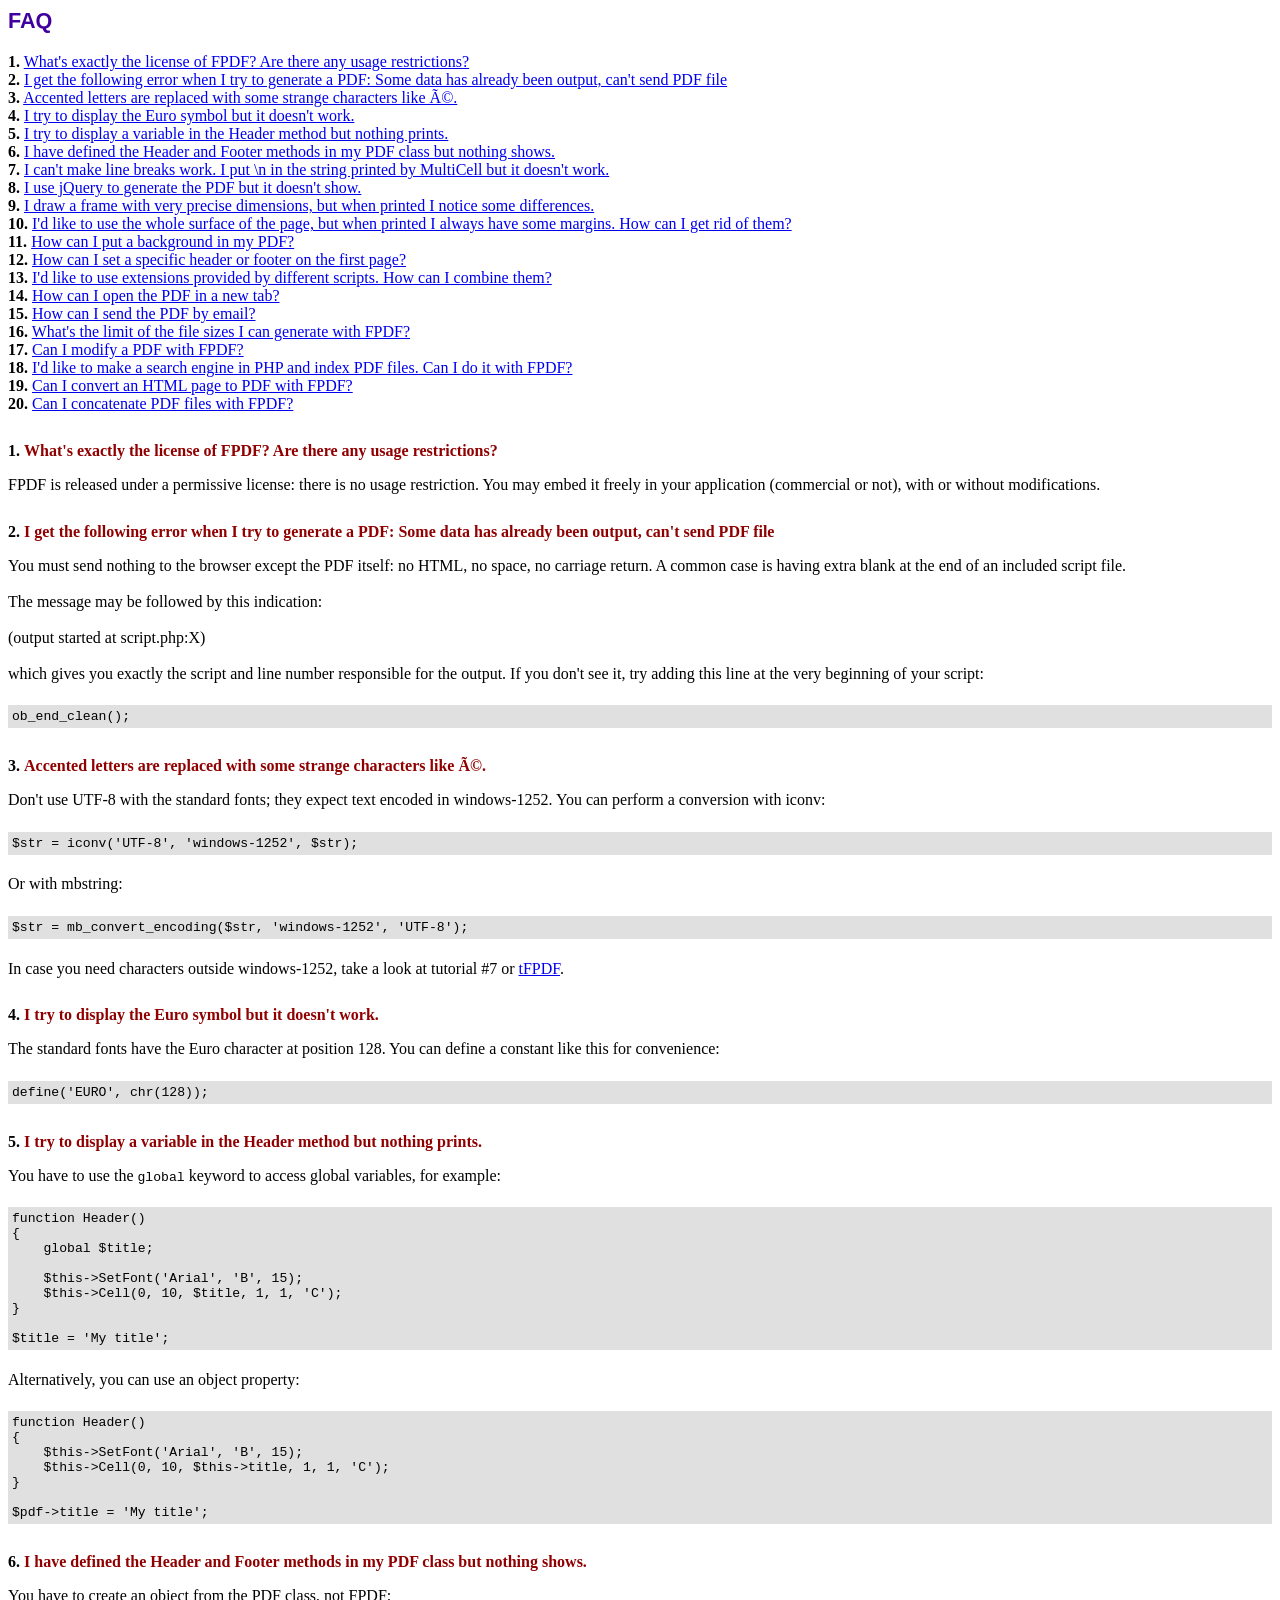
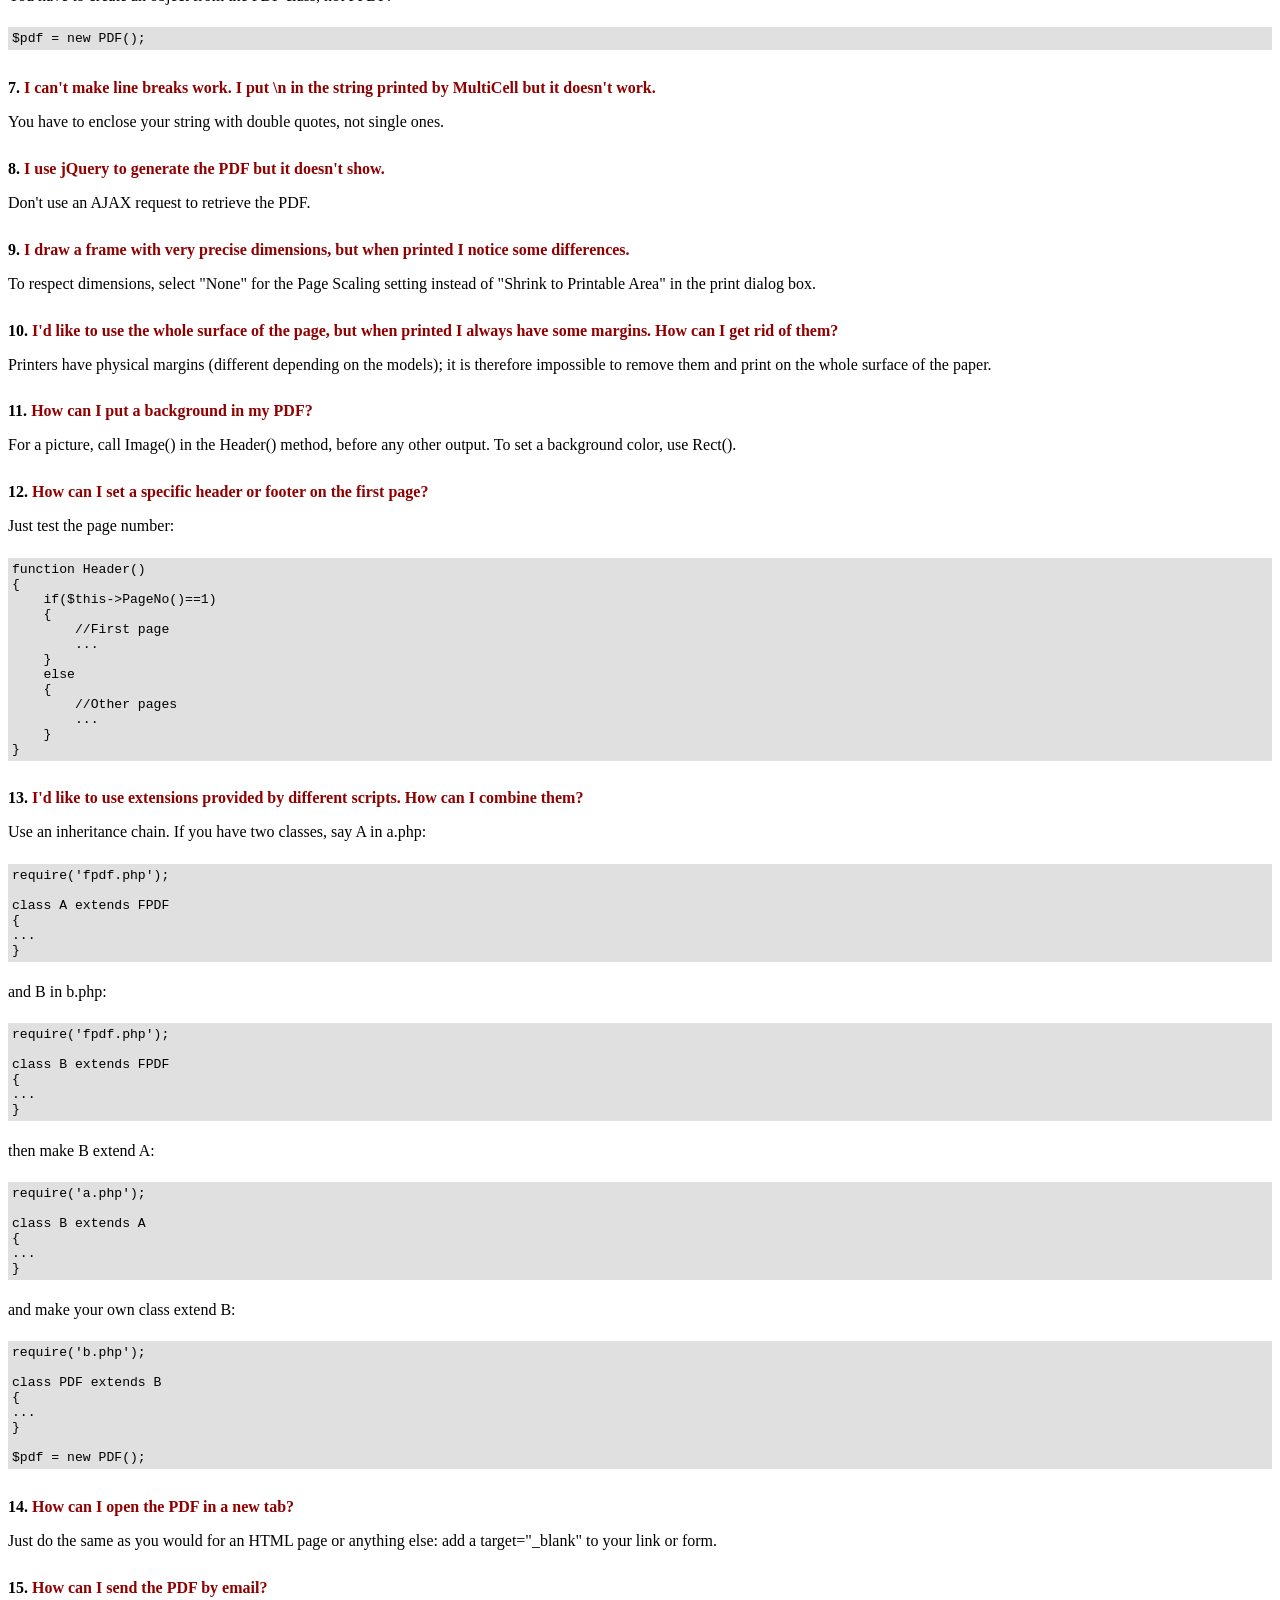
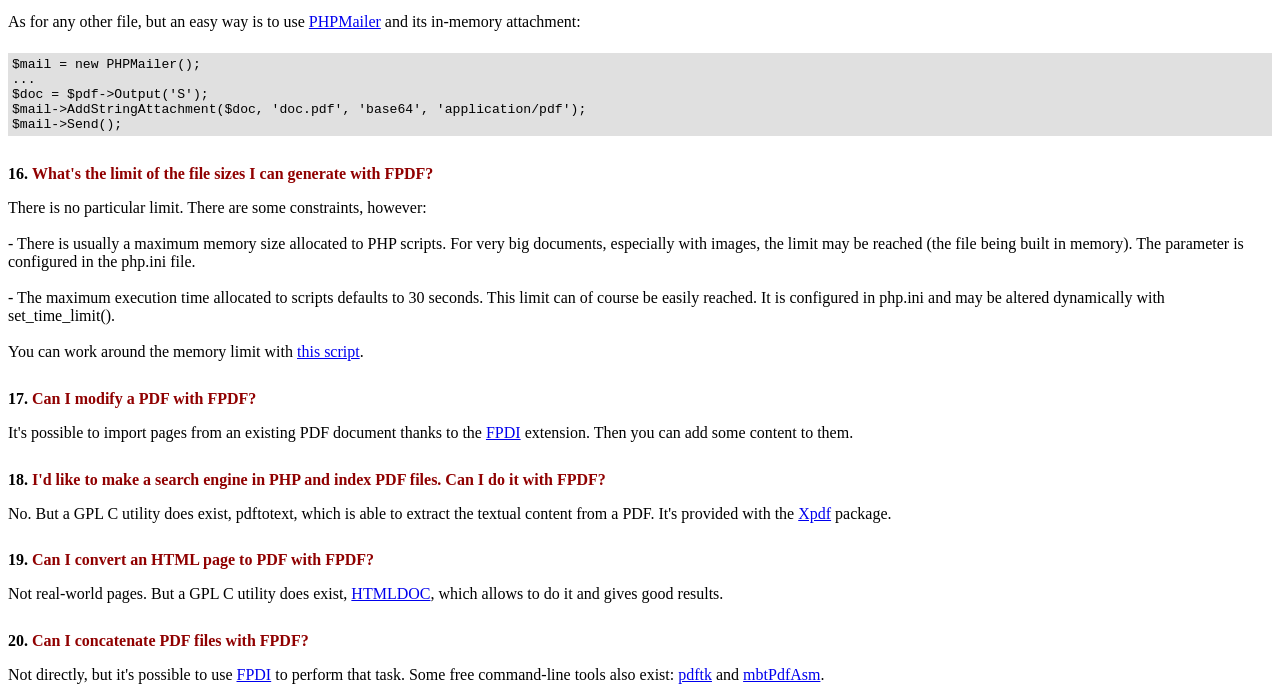
<file: pdf/FAQ.htm>
<!DOCTYPE html PUBLIC "-//W3C//DTD HTML 4.01 Transitional//EN">
<html>
<head>
<meta http-equiv="Content-Type" content="text/html; charset=ISO-8859-1">
<title>FAQ</title>
<link type="text/css" rel="stylesheet" href="fpdf.css">
<style type="text/css">
ul {list-style-type:none; margin:0; padding:0}
ul#answers li {margin-top:1.8em}
.question {font-weight:bold; color:#900000}
</style>
</head>
<body>
<h1>FAQ</h1>
<ul>
<li><b>1.</b> <a href='#q1'>What's exactly the license of FPDF? Are there any usage restrictions?</a></li>
<li><b>2.</b> <a href='#q2'>I get the following error when I try to generate a PDF: Some data has already been output, can't send PDF file</a></li>
<li><b>3.</b> <a href='#q3'>Accented letters are replaced with some strange characters like é.</a></li>
<li><b>4.</b> <a href='#q4'>I try to display the Euro symbol but it doesn't work.</a></li>
<li><b>5.</b> <a href='#q5'>I try to display a variable in the Header method but nothing prints.</a></li>
<li><b>6.</b> <a href='#q6'>I have defined the Header and Footer methods in my PDF class but nothing shows.</a></li>
<li><b>7.</b> <a href='#q7'>I can't make line breaks work. I put \n in the string printed by MultiCell but it doesn't work.</a></li>
<li><b>8.</b> <a href='#q8'>I use jQuery to generate the PDF but it doesn't show.</a></li>
<li><b>9.</b> <a href='#q9'>I draw a frame with very precise dimensions, but when printed I notice some differences.</a></li>
<li><b>10.</b> <a href='#q10'>I'd like to use the whole surface of the page, but when printed I always have some margins. How can I get rid of them?</a></li>
<li><b>11.</b> <a href='#q11'>How can I put a background in my PDF?</a></li>
<li><b>12.</b> <a href='#q12'>How can I set a specific header or footer on the first page?</a></li>
<li><b>13.</b> <a href='#q13'>I'd like to use extensions provided by different scripts. How can I combine them?</a></li>
<li><b>14.</b> <a href='#q14'>How can I open the PDF in a new tab?</a></li>
<li><b>15.</b> <a href='#q15'>How can I send the PDF by email?</a></li>
<li><b>16.</b> <a href='#q16'>What's the limit of the file sizes I can generate with FPDF?</a></li>
<li><b>17.</b> <a href='#q17'>Can I modify a PDF with FPDF?</a></li>
<li><b>18.</b> <a href='#q18'>I'd like to make a search engine in PHP and index PDF files. Can I do it with FPDF?</a></li>
<li><b>19.</b> <a href='#q19'>Can I convert an HTML page to PDF with FPDF?</a></li>
<li><b>20.</b> <a href='#q20'>Can I concatenate PDF files with FPDF?</a></li>
</ul>

<ul id='answers'>
<li id='q1'>
<p><b>1.</b> <span class='question'>What's exactly the license of FPDF? Are there any usage restrictions?</span></p>
FPDF is released under a permissive license: there is no usage restriction. You may embed it
freely in your application (commercial or not), with or without modifications.
</li>

<li id='q2'>
<p><b>2.</b> <span class='question'>I get the following error when I try to generate a PDF: Some data has already been output, can't send PDF file</span></p>
You must send nothing to the browser except the PDF itself: no HTML, no space, no carriage return. A common
case is having extra blank at the end of an included script file.<br>
<br>
The message may be followed by this indication:<br>
<br>
(output started at script.php:X)<br>
<br>
which gives you exactly the script and line number responsible for the output. If you don't see it,
try adding this line at the very beginning of your script:
<div class="doc-source">
<pre><code>ob_end_clean();</code></pre>
</div>
</li>

<li id='q3'>
<p><b>3.</b> <span class='question'>Accented letters are replaced with some strange characters like é.</span></p>
Don't use UTF-8 with the standard fonts; they expect text encoded in windows-1252.
You can perform a conversion with iconv:
<div class="doc-source">
<pre><code>$str = iconv('UTF-8', 'windows-1252', $str);</code></pre>
</div>
Or with mbstring:
<div class="doc-source">
<pre><code>$str = mb_convert_encoding($str, 'windows-1252', 'UTF-8');</code></pre>
</div>
In case you need characters outside windows-1252, take a look at tutorial #7 or
<a href="http://www.fpdf.org/?go=script&amp;id=92" target="_blank">tFPDF</a>.
</li>

<li id='q4'>
<p><b>4.</b> <span class='question'>I try to display the Euro symbol but it doesn't work.</span></p>
The standard fonts have the Euro character at position 128. You can define a constant like this
for convenience:
<div class="doc-source">
<pre><code>define('EURO', chr(128));</code></pre>
</div>
</li>

<li id='q5'>
<p><b>5.</b> <span class='question'>I try to display a variable in the Header method but nothing prints.</span></p>
You have to use the <code>global</code> keyword to access global variables, for example:
<div class="doc-source">
<pre><code>function Header()
{
    global $title;

    $this-&gt;SetFont('Arial', 'B', 15);
    $this-&gt;Cell(0, 10, $title, 1, 1, 'C');
}

$title = 'My title';</code></pre>
</div>
Alternatively, you can use an object property:
<div class="doc-source">
<pre><code>function Header()
{
    $this-&gt;SetFont('Arial', 'B', 15);
    $this-&gt;Cell(0, 10, $this-&gt;title, 1, 1, 'C');
}

$pdf-&gt;title = 'My title';</code></pre>
</div>
</li>

<li id='q6'>
<p><b>6.</b> <span class='question'>I have defined the Header and Footer methods in my PDF class but nothing shows.</span></p>
You have to create an object from the PDF class, not FPDF:
<div class="doc-source">
<pre><code>$pdf = new PDF();</code></pre>
</div>
</li>

<li id='q7'>
<p><b>7.</b> <span class='question'>I can't make line breaks work. I put \n in the string printed by MultiCell but it doesn't work.</span></p>
You have to enclose your string with double quotes, not single ones.
</li>

<li id='q8'>
<p><b>8.</b> <span class='question'>I use jQuery to generate the PDF but it doesn't show.</span></p>
Don't use an AJAX request to retrieve the PDF.
</li>

<li id='q9'>
<p><b>9.</b> <span class='question'>I draw a frame with very precise dimensions, but when printed I notice some differences.</span></p>
To respect dimensions, select "None" for the Page Scaling setting instead of "Shrink to Printable Area" in the print dialog box.
</li>

<li id='q10'>
<p><b>10.</b> <span class='question'>I'd like to use the whole surface of the page, but when printed I always have some margins. How can I get rid of them?</span></p>
Printers have physical margins (different depending on the models); it is therefore impossible to remove
them and print on the whole surface of the paper.
</li>

<li id='q11'>
<p><b>11.</b> <span class='question'>How can I put a background in my PDF?</span></p>
For a picture, call Image() in the Header() method, before any other output. To set a background color, use Rect().
</li>

<li id='q12'>
<p><b>12.</b> <span class='question'>How can I set a specific header or footer on the first page?</span></p>
Just test the page number:
<div class="doc-source">
<pre><code>function Header()
{
    if($this-&gt;PageNo()==1)
    {
        //First page
        ...
    }
    else
    {
        //Other pages
        ...
    }
}</code></pre>
</div>
</li>

<li id='q13'>
<p><b>13.</b> <span class='question'>I'd like to use extensions provided by different scripts. How can I combine them?</span></p>
Use an inheritance chain. If you have two classes, say A in a.php:
<div class="doc-source">
<pre><code>require('fpdf.php');

class A extends FPDF
{
...
}</code></pre>
</div>
and B in b.php:
<div class="doc-source">
<pre><code>require('fpdf.php');

class B extends FPDF
{
...
}</code></pre>
</div>
then make B extend A:
<div class="doc-source">
<pre><code>require('a.php');

class B extends A
{
...
}</code></pre>
</div>
and make your own class extend B:
<div class="doc-source">
<pre><code>require('b.php');

class PDF extends B
{
...
}

$pdf = new PDF();</code></pre>
</div>
</li>

<li id='q14'>
<p><b>14.</b> <span class='question'>How can I open the PDF in a new tab?</span></p>
Just do the same as you would for an HTML page or anything else: add a target="_blank" to your link or form.
</li>

<li id='q15'>
<p><b>15.</b> <span class='question'>How can I send the PDF by email?</span></p>
As for any other file, but an easy way is to use <a href="https://github.com/PHPMailer/PHPMailer" target="_blank">PHPMailer</a> and
its in-memory attachment:
<div class="doc-source">
<pre><code>$mail = new PHPMailer();
...
$doc = $pdf-&gt;Output('S');
$mail-&gt;AddStringAttachment($doc, 'doc.pdf', 'base64', 'application/pdf');
$mail-&gt;Send();</code></pre>
</div>
</li>

<li id='q16'>
<p><b>16.</b> <span class='question'>What's the limit of the file sizes I can generate with FPDF?</span></p>
There is no particular limit. There are some constraints, however:
<br>
<br>
- There is usually a maximum memory size allocated to PHP scripts. For very big documents,
especially with images, the limit may be reached (the file being built in memory). The
parameter is configured in the php.ini file.
<br>
<br>
- The maximum execution time allocated to scripts defaults to 30 seconds. This limit can of course
be easily reached. It is configured in php.ini and may be altered dynamically with set_time_limit().
<br>
<br>
You can work around the memory limit with <a href="http://www.fpdf.org/?go=script&amp;id=76" target="_blank">this script</a>.
</li>

<li id='q17'>
<p><b>17.</b> <span class='question'>Can I modify a PDF with FPDF?</span></p>
It's possible to import pages from an existing PDF document thanks to the
<a href="https://www.setasign.com/products/fpdi/about/" target="_blank">FPDI</a> extension.
Then you can add some content to them.
</li>

<li id='q18'>
<p><b>18.</b> <span class='question'>I'd like to make a search engine in PHP and index PDF files. Can I do it with FPDF?</span></p>
No. But a GPL C utility does exist, pdftotext, which is able to extract the textual content from a PDF.
It's provided with the <a href="https://www.xpdfreader.com" target="_blank">Xpdf</a> package.
</li>

<li id='q19'>
<p><b>19.</b> <span class='question'>Can I convert an HTML page to PDF with FPDF?</span></p>
Not real-world pages. But a GPL C utility does exist, <a href="https://www.msweet.org/htmldoc/" target="_blank">HTMLDOC</a>,
which allows to do it and gives good results.
</li>

<li id='q20'>
<p><b>20.</b> <span class='question'>Can I concatenate PDF files with FPDF?</span></p>
Not directly, but it's possible to use <a href="https://www.setasign.com/products/fpdi/demos/concatenate-fake/" target="_blank">FPDI</a>
to perform that task. Some free command-line tools also exist:
<a href="https://www.pdflabs.com/tools/pdftk-the-pdf-toolkit/" target="_blank">pdftk</a> and
<a href="http://thierry.schmit.free.fr/spip/spip.php?article15" target="_blank">mbtPdfAsm</a>.
</li>
</ul>
</body>
</html>
</file>
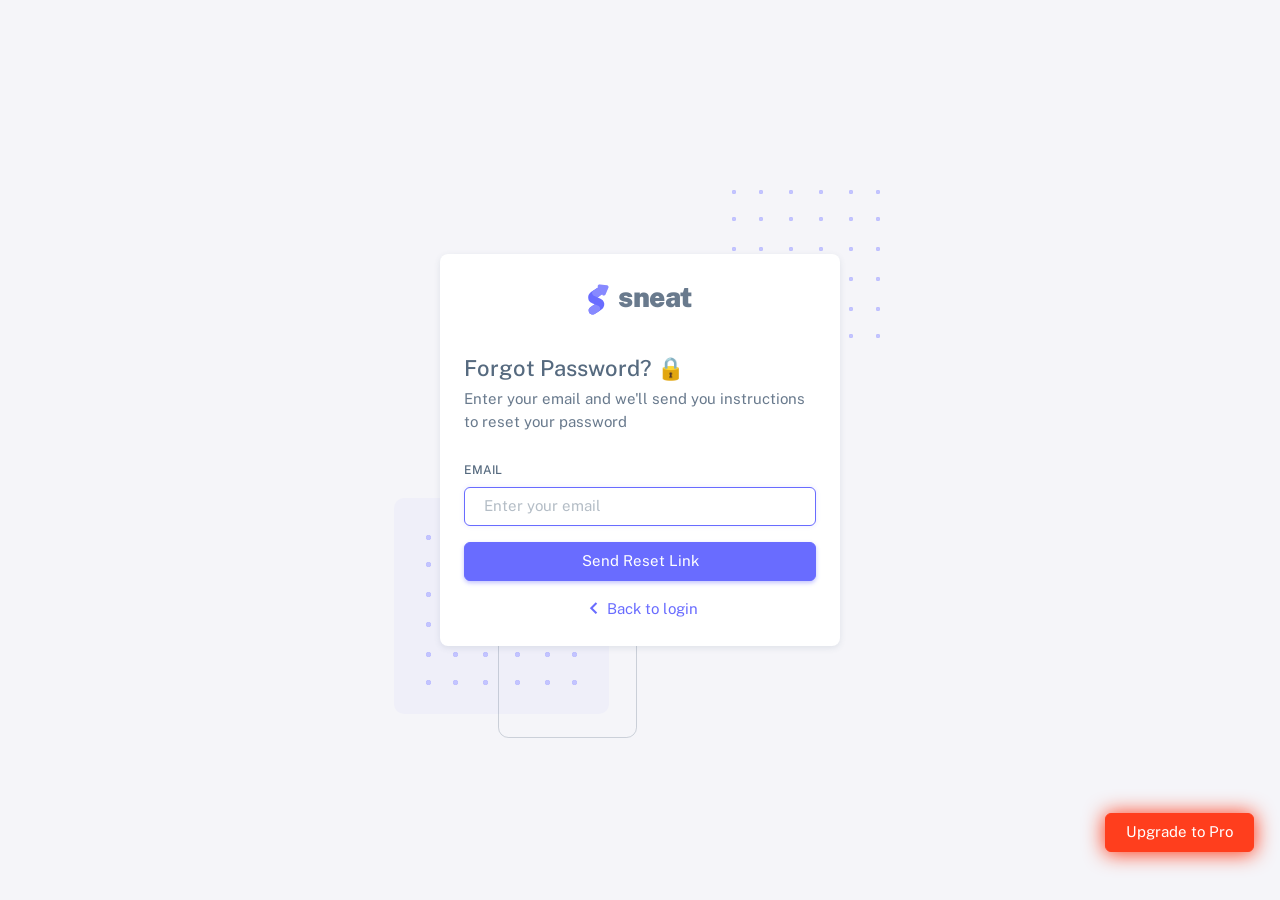
<file: admin/html/auth-forgot-password-basic.html>
<!DOCTYPE html>

<!-- =========================================================
* Sneat - Bootstrap 5 HTML Admin Template - Pro | v1.0.0
==============================================================

* Product Page: https://themeselection.com/products/sneat-bootstrap-html-admin-template/
* Created by: ThemeSelection
* License: You must have a valid license purchased in order to legally use the theme for your project.
* Copyright ThemeSelection (https://themeselection.com)

=========================================================
 -->
<!-- beautify ignore:start -->
<html
  lang="en"
  class="light-style customizer-hide"
  dir="ltr"
  data-theme="theme-default"
  data-assets-path="../assets/"
  data-template="vertical-menu-template-free"
>
  <head>
    <meta charset="utf-8" />
    <meta
      name="viewport"
      content="width=device-width, initial-scale=1.0, user-scalable=no, minimum-scale=1.0, maximum-scale=1.0"
    />

    <title>Forgot Password Basic - Pages | Sneat - Bootstrap 5 HTML Admin Template - Pro</title>

    <meta name="description" content="" />

    <!-- Favicon -->
    <link rel="icon" type="image/x-icon" href="../assets/img/favicon/favicon.ico" />

    <!-- Fonts -->
    <link rel="preconnect" href="https://fonts.googleapis.com" />
    <link rel="preconnect" href="https://fonts.gstatic.com" crossorigin />
    <link
      href="https://fonts.googleapis.com/css2?family=Public+Sans:ital,wght@0,300;0,400;0,500;0,600;0,700;1,300;1,400;1,500;1,600;1,700&display=swap"
      rel="stylesheet"
    />

    <!-- Icons. Uncomment required icon fonts -->
    <link rel="stylesheet" href="../assets/vendor/fonts/boxicons.css" />

    <!-- Core CSS -->
    <link rel="stylesheet" href="../assets/vendor/css/core.css" class="template-customizer-core-css" />
    <link rel="stylesheet" href="../assets/vendor/css/theme-default.css" class="template-customizer-theme-css" />
    <link rel="stylesheet" href="../assets/css/demo.css" />

    <!-- Vendors CSS -->
    <link rel="stylesheet" href="../assets/vendor/libs/perfect-scrollbar/perfect-scrollbar.css" />

    <!-- Page CSS -->
    <!-- Page -->
    <link rel="stylesheet" href="../assets/vendor/css/pages/page-auth.css" />
    <!-- Helpers -->
    <script src="../assets/vendor/js/helpers.js"></script>

    <!--! Template customizer & Theme config files MUST be included after core stylesheets and helpers.js in the <head> section -->
    <!--? Config:  Mandatory theme config file contain global vars & default theme options, Set your preferred theme option in this file.  -->
    <script src="../assets/js/config.js"></script>
  </head>

  <body>
    <!-- Content -->

    <div class="container-xxl">
      <div class="authentication-wrapper authentication-basic container-p-y">
        <div class="authentication-inner py-4">
          <!-- Forgot Password -->
          <div class="card">
            <div class="card-body">
              <!-- Logo -->
              <div class="app-brand justify-content-center">
                <a href="index.html" class="app-brand-link gap-2">
                  <span class="app-brand-logo demo">
                    <svg
                      width="25"
                      viewBox="0 0 25 42"
                      version="1.1"
                      xmlns="http://www.w3.org/2000/svg"
                      xmlns:xlink="http://www.w3.org/1999/xlink"
                    >
                      <defs>
                        <path
                          d="M13.7918663,0.358365126 L3.39788168,7.44174259 C0.566865006,9.69408886 -0.379795268,12.4788597 0.557900856,15.7960551 C0.68998853,16.2305145 1.09562888,17.7872135 3.12357076,19.2293357 C3.8146334,19.7207684 5.32369333,20.3834223 7.65075054,21.2172976 L7.59773219,21.2525164 L2.63468769,24.5493413 C0.445452254,26.3002124 0.0884951797,28.5083815 1.56381646,31.1738486 C2.83770406,32.8170431 5.20850219,33.2640127 7.09180128,32.5391577 C8.347334,32.0559211 11.4559176,30.0011079 16.4175519,26.3747182 C18.0338572,24.4997857 18.6973423,22.4544883 18.4080071,20.2388261 C17.963753,17.5346866 16.1776345,15.5799961 13.0496516,14.3747546 L10.9194936,13.4715819 L18.6192054,7.984237 L13.7918663,0.358365126 Z"
                          id="path-1"
                        ></path>
                        <path
                          d="M5.47320593,6.00457225 C4.05321814,8.216144 4.36334763,10.0722806 6.40359441,11.5729822 C8.61520715,12.571656 10.0999176,13.2171421 10.8577257,13.5094407 L15.5088241,14.433041 L18.6192054,7.984237 C15.5364148,3.11535317 13.9273018,0.573395879 13.7918663,0.358365126 C13.5790555,0.511491653 10.8061687,2.3935607 5.47320593,6.00457225 Z"
                          id="path-3"
                        ></path>
                        <path
                          d="M7.50063644,21.2294429 L12.3234468,23.3159332 C14.1688022,24.7579751 14.397098,26.4880487 13.008334,28.506154 C11.6195701,30.5242593 10.3099883,31.790241 9.07958868,32.3040991 C5.78142938,33.4346997 4.13234973,34 4.13234973,34 C4.13234973,34 2.75489982,33.0538207 2.37032616e-14,31.1614621 C-0.55822714,27.8186216 -0.55822714,26.0572515 -4.05231404e-15,25.8773518 C0.83734071,25.6075023 2.77988457,22.8248993 3.3049379,22.52991 C3.65497346,22.3332504 5.05353963,21.8997614 7.50063644,21.2294429 Z"
                          id="path-4"
                        ></path>
                        <path
                          d="M20.6,7.13333333 L25.6,13.8 C26.2627417,14.6836556 26.0836556,15.9372583 25.2,16.6 C24.8538077,16.8596443 24.4327404,17 24,17 L14,17 C12.8954305,17 12,16.1045695 12,15 C12,14.5672596 12.1403557,14.1461923 12.4,13.8 L17.4,7.13333333 C18.0627417,6.24967773 19.3163444,6.07059163 20.2,6.73333333 C20.3516113,6.84704183 20.4862915,6.981722 20.6,7.13333333 Z"
                          id="path-5"
                        ></path>
                      </defs>
                      <g id="g-app-brand" stroke="none" stroke-width="1" fill="none" fill-rule="evenodd">
                        <g id="Brand-Logo" transform="translate(-27.000000, -15.000000)">
                          <g id="Icon" transform="translate(27.000000, 15.000000)">
                            <g id="Mask" transform="translate(0.000000, 8.000000)">
                              <mask id="mask-2" fill="white">
                                <use xlink:href="#path-1"></use>
                              </mask>
                              <use fill="#696cff" xlink:href="#path-1"></use>
                              <g id="Path-3" mask="url(#mask-2)">
                                <use fill="#696cff" xlink:href="#path-3"></use>
                                <use fill-opacity="0.2" fill="#FFFFFF" xlink:href="#path-3"></use>
                              </g>
                              <g id="Path-4" mask="url(#mask-2)">
                                <use fill="#696cff" xlink:href="#path-4"></use>
                                <use fill-opacity="0.2" fill="#FFFFFF" xlink:href="#path-4"></use>
                              </g>
                            </g>
                            <g
                              id="Triangle"
                              transform="translate(19.000000, 11.000000) rotate(-300.000000) translate(-19.000000, -11.000000) "
                            >
                              <use fill="#696cff" xlink:href="#path-5"></use>
                              <use fill-opacity="0.2" fill="#FFFFFF" xlink:href="#path-5"></use>
                            </g>
                          </g>
                        </g>
                      </g>
                    </svg>
                  </span>
                  <span class="app-brand-text demo text-body fw-bolder">Sneat</span>
                </a>
              </div>
              <!-- /Logo -->
              <h4 class="mb-2">Forgot Password? 🔒</h4>
              <p class="mb-4">Enter your email and we'll send you instructions to reset your password</p>
              <form id="formAuthentication" class="mb-3" action="index.html" method="POST">
                <div class="mb-3">
                  <label for="email" class="form-label">Email</label>
                  <input
                    type="text"
                    class="form-control"
                    id="email"
                    name="email"
                    placeholder="Enter your email"
                    autofocus
                  />
                </div>
                <button class="btn btn-primary d-grid w-100">Send Reset Link</button>
              </form>
              <div class="text-center">
                <a href="auth-login-basic.html" class="d-flex align-items-center justify-content-center">
                  <i class="bx bx-chevron-left scaleX-n1-rtl bx-sm"></i>
                  Back to login
                </a>
              </div>
            </div>
          </div>
          <!-- /Forgot Password -->
        </div>
      </div>
    </div>

    <!-- / Content -->

    <div class="buy-now">
      <a
        href="https://themeselection.com/products/sneat-bootstrap-html-admin-template/"
        target="_blank"
        class="btn btn-danger btn-buy-now"
        >Upgrade to Pro</a
      >
    </div>

    <!-- Core JS -->
    <!-- build:js assets/vendor/js/core.js -->
    <script src="../assets/vendor/libs/jquery/jquery.js"></script>
    <script src="../assets/vendor/libs/popper/popper.js"></script>
    <script src="../assets/vendor/js/bootstrap.js"></script>
    <script src="../assets/vendor/libs/perfect-scrollbar/perfect-scrollbar.js"></script>

    <script src="../assets/vendor/js/menu.js"></script>
    <!-- endbuild -->

    <!-- Vendors JS -->

    <!-- Main JS -->
    <script src="../assets/js/main.js"></script>

    <!-- Page JS -->

    <!-- Place this tag in your head or just before your close body tag. -->
    <script async defer src="https://buttons.github.io/buttons.js"></script>
  </body>
</html>
</file>
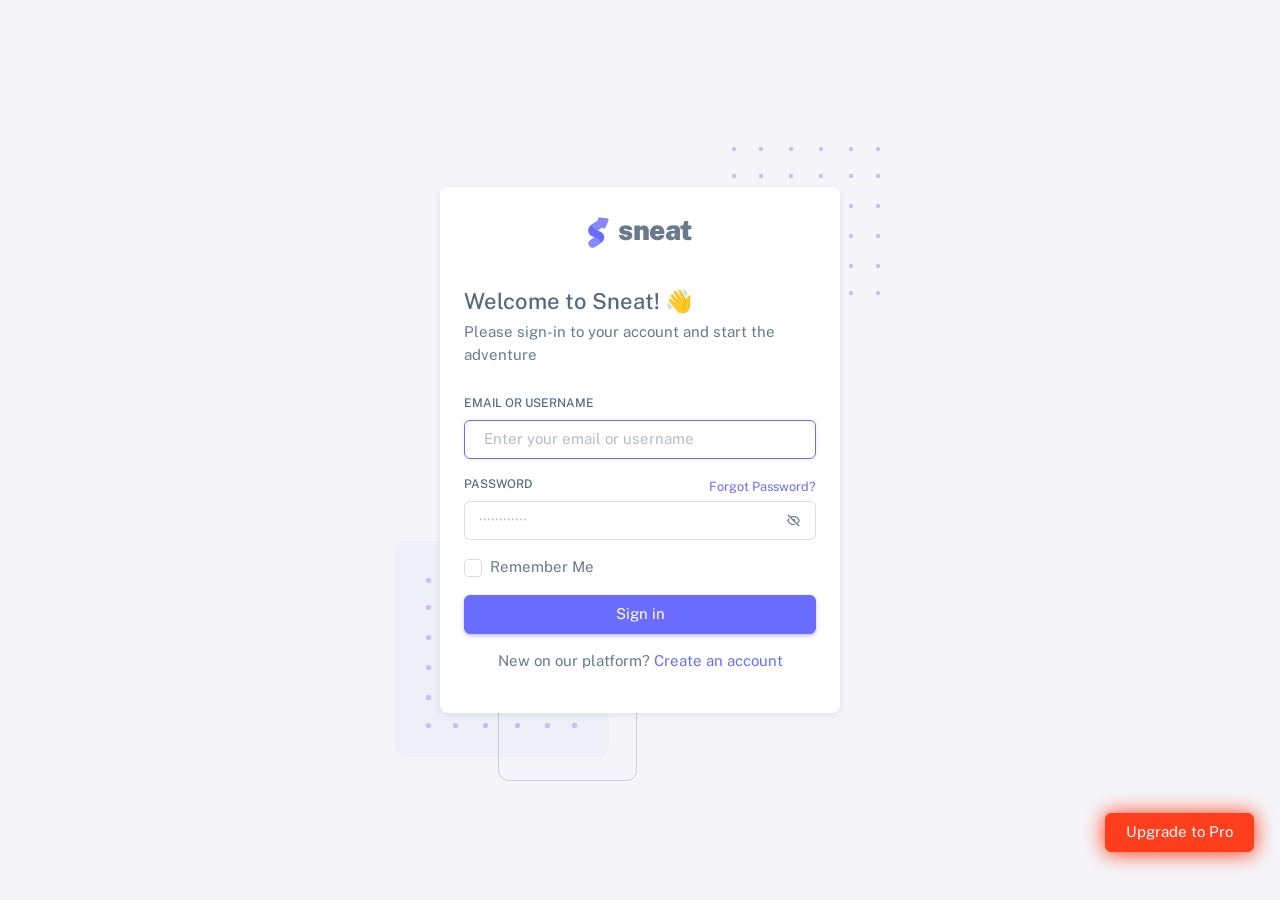
<file: admin/html/auth-login-basic.html>
<!DOCTYPE html>

<!-- =========================================================
* Sneat - Bootstrap 5 HTML Admin Template - Pro | v1.0.0
==============================================================

* Product Page: https://themeselection.com/products/sneat-bootstrap-html-admin-template/
* Created by: ThemeSelection
* License: You must have a valid license purchased in order to legally use the theme for your project.
* Copyright ThemeSelection (https://themeselection.com)

=========================================================
 -->
<!-- beautify ignore:start -->
<html
  lang="en"
  class="light-style customizer-hide"
  dir="ltr"
  data-theme="theme-default"
  data-assets-path="../assets/"
  data-template="vertical-menu-template-free"
>
  <head>
    <meta charset="utf-8" />
    <meta
      name="viewport"
      content="width=device-width, initial-scale=1.0, user-scalable=no, minimum-scale=1.0, maximum-scale=1.0"
    />

    <title>Login Basic - Pages | Sneat - Bootstrap 5 HTML Admin Template - Pro</title>

    <meta name="description" content="" />

    <!-- Favicon -->
    <link rel="icon" type="image/x-icon" href="../assets/img/favicon/favicon.ico" />

    <!-- Fonts -->
    <link rel="preconnect" href="https://fonts.googleapis.com" />
    <link rel="preconnect" href="https://fonts.gstatic.com" crossorigin />
    <link
      href="https://fonts.googleapis.com/css2?family=Public+Sans:ital,wght@0,300;0,400;0,500;0,600;0,700;1,300;1,400;1,500;1,600;1,700&display=swap"
      rel="stylesheet"
    />

    <!-- Icons. Uncomment required icon fonts -->
    <link rel="stylesheet" href="../assets/vendor/fonts/boxicons.css" />

    <!-- Core CSS -->
    <link rel="stylesheet" href="../assets/vendor/css/core.css" class="template-customizer-core-css" />
    <link rel="stylesheet" href="../assets/vendor/css/theme-default.css" class="template-customizer-theme-css" />
    <link rel="stylesheet" href="../assets/css/demo.css" />

    <!-- Vendors CSS -->
    <link rel="stylesheet" href="../assets/vendor/libs/perfect-scrollbar/perfect-scrollbar.css" />

    <!-- Page CSS -->
    <!-- Page -->
    <link rel="stylesheet" href="../assets/vendor/css/pages/page-auth.css" />
    <!-- Helpers -->
    <script src="../assets/vendor/js/helpers.js"></script>

    <!--! Template customizer & Theme config files MUST be included after core stylesheets and helpers.js in the <head> section -->
    <!--? Config:  Mandatory theme config file contain global vars & default theme options, Set your preferred theme option in this file.  -->
    <script src="../assets/js/config.js"></script>
  </head>

  <body>
    <!-- Content -->

    <div class="container-xxl">
      <div class="authentication-wrapper authentication-basic container-p-y">
        <div class="authentication-inner">
          <!-- Register -->
          <div class="card">
            <div class="card-body">
              <!-- Logo -->
              <div class="app-brand justify-content-center">
                <a href="index.html" class="app-brand-link gap-2">
                  <span class="app-brand-logo demo">
                    <svg
                      width="25"
                      viewBox="0 0 25 42"
                      version="1.1"
                      xmlns="http://www.w3.org/2000/svg"
                      xmlns:xlink="http://www.w3.org/1999/xlink"
                    >
                      <defs>
                        <path
                          d="M13.7918663,0.358365126 L3.39788168,7.44174259 C0.566865006,9.69408886 -0.379795268,12.4788597 0.557900856,15.7960551 C0.68998853,16.2305145 1.09562888,17.7872135 3.12357076,19.2293357 C3.8146334,19.7207684 5.32369333,20.3834223 7.65075054,21.2172976 L7.59773219,21.2525164 L2.63468769,24.5493413 C0.445452254,26.3002124 0.0884951797,28.5083815 1.56381646,31.1738486 C2.83770406,32.8170431 5.20850219,33.2640127 7.09180128,32.5391577 C8.347334,32.0559211 11.4559176,30.0011079 16.4175519,26.3747182 C18.0338572,24.4997857 18.6973423,22.4544883 18.4080071,20.2388261 C17.963753,17.5346866 16.1776345,15.5799961 13.0496516,14.3747546 L10.9194936,13.4715819 L18.6192054,7.984237 L13.7918663,0.358365126 Z"
                          id="path-1"
                        ></path>
                        <path
                          d="M5.47320593,6.00457225 C4.05321814,8.216144 4.36334763,10.0722806 6.40359441,11.5729822 C8.61520715,12.571656 10.0999176,13.2171421 10.8577257,13.5094407 L15.5088241,14.433041 L18.6192054,7.984237 C15.5364148,3.11535317 13.9273018,0.573395879 13.7918663,0.358365126 C13.5790555,0.511491653 10.8061687,2.3935607 5.47320593,6.00457225 Z"
                          id="path-3"
                        ></path>
                        <path
                          d="M7.50063644,21.2294429 L12.3234468,23.3159332 C14.1688022,24.7579751 14.397098,26.4880487 13.008334,28.506154 C11.6195701,30.5242593 10.3099883,31.790241 9.07958868,32.3040991 C5.78142938,33.4346997 4.13234973,34 4.13234973,34 C4.13234973,34 2.75489982,33.0538207 2.37032616e-14,31.1614621 C-0.55822714,27.8186216 -0.55822714,26.0572515 -4.05231404e-15,25.8773518 C0.83734071,25.6075023 2.77988457,22.8248993 3.3049379,22.52991 C3.65497346,22.3332504 5.05353963,21.8997614 7.50063644,21.2294429 Z"
                          id="path-4"
                        ></path>
                        <path
                          d="M20.6,7.13333333 L25.6,13.8 C26.2627417,14.6836556 26.0836556,15.9372583 25.2,16.6 C24.8538077,16.8596443 24.4327404,17 24,17 L14,17 C12.8954305,17 12,16.1045695 12,15 C12,14.5672596 12.1403557,14.1461923 12.4,13.8 L17.4,7.13333333 C18.0627417,6.24967773 19.3163444,6.07059163 20.2,6.73333333 C20.3516113,6.84704183 20.4862915,6.981722 20.6,7.13333333 Z"
                          id="path-5"
                        ></path>
                      </defs>
                      <g id="g-app-brand" stroke="none" stroke-width="1" fill="none" fill-rule="evenodd">
                        <g id="Brand-Logo" transform="translate(-27.000000, -15.000000)">
                          <g id="Icon" transform="translate(27.000000, 15.000000)">
                            <g id="Mask" transform="translate(0.000000, 8.000000)">
                              <mask id="mask-2" fill="white">
                                <use xlink:href="#path-1"></use>
                              </mask>
                              <use fill="#696cff" xlink:href="#path-1"></use>
                              <g id="Path-3" mask="url(#mask-2)">
                                <use fill="#696cff" xlink:href="#path-3"></use>
                                <use fill-opacity="0.2" fill="#FFFFFF" xlink:href="#path-3"></use>
                              </g>
                              <g id="Path-4" mask="url(#mask-2)">
                                <use fill="#696cff" xlink:href="#path-4"></use>
                                <use fill-opacity="0.2" fill="#FFFFFF" xlink:href="#path-4"></use>
                              </g>
                            </g>
                            <g
                              id="Triangle"
                              transform="translate(19.000000, 11.000000) rotate(-300.000000) translate(-19.000000, -11.000000) "
                            >
                              <use fill="#696cff" xlink:href="#path-5"></use>
                              <use fill-opacity="0.2" fill="#FFFFFF" xlink:href="#path-5"></use>
                            </g>
                          </g>
                        </g>
                      </g>
                    </svg>
                  </span>
                  <span class="app-brand-text demo text-body fw-bolder">Sneat</span>
                </a>
              </div>
              <!-- /Logo -->
              <h4 class="mb-2">Welcome to Sneat! 👋</h4>
              <p class="mb-4">Please sign-in to your account and start the adventure</p>

              <form id="formAuthentication" class="mb-3" action="index.html" method="POST">
                <div class="mb-3">
                  <label for="email" class="form-label">Email or Username</label>
                  <input
                    type="text"
                    class="form-control"
                    id="email"
                    name="email-username"
                    placeholder="Enter your email or username"
                    autofocus
                  />
                </div>
                <div class="mb-3 form-password-toggle">
                  <div class="d-flex justify-content-between">
                    <label class="form-label" for="password">Password</label>
                    <a href="auth-forgot-password-basic.html">
                      <small>Forgot Password?</small>
                    </a>
                  </div>
                  <div class="input-group input-group-merge">
                    <input
                      type="password"
                      id="password"
                      class="form-control"
                      name="password"
                      placeholder="&#xb7;&#xb7;&#xb7;&#xb7;&#xb7;&#xb7;&#xb7;&#xb7;&#xb7;&#xb7;&#xb7;&#xb7;"
                      aria-describedby="password"
                    />
                    <span class="input-group-text cursor-pointer"><i class="bx bx-hide"></i></span>
                  </div>
                </div>
                <div class="mb-3">
                  <div class="form-check">
                    <input class="form-check-input" type="checkbox" id="remember-me" />
                    <label class="form-check-label" for="remember-me"> Remember Me </label>
                  </div>
                </div>
                <div class="mb-3">
                  <button class="btn btn-primary d-grid w-100" type="submit">Sign in</button>
                </div>
              </form>

              <p class="text-center">
                <span>New on our platform?</span>
                <a href="auth-register-basic.html">
                  <span>Create an account</span>
                </a>
              </p>
            </div>
          </div>
          <!-- /Register -->
        </div>
      </div>
    </div>

    <!-- / Content -->

    <div class="buy-now">
      <a
        href="https://themeselection.com/products/sneat-bootstrap-html-admin-template/"
        target="_blank"
        class="btn btn-danger btn-buy-now"
        >Upgrade to Pro</a
      >
    </div>

    <!-- Core JS -->
    <!-- build:js assets/vendor/js/core.js -->
    <script src="../assets/vendor/libs/jquery/jquery.js"></script>
    <script src="../assets/vendor/libs/popper/popper.js"></script>
    <script src="../assets/vendor/js/bootstrap.js"></script>
    <script src="../assets/vendor/libs/perfect-scrollbar/perfect-scrollbar.js"></script>

    <script src="../assets/vendor/js/menu.js"></script>
    <!-- endbuild -->

    <!-- Vendors JS -->

    <!-- Main JS -->
    <script src="../assets/js/main.js"></script>

    <!-- Page JS -->

    <!-- Place this tag in your head or just before your close body tag. -->
    <script async defer src="https://buttons.github.io/buttons.js"></script>
  </body>
</html>
</file>
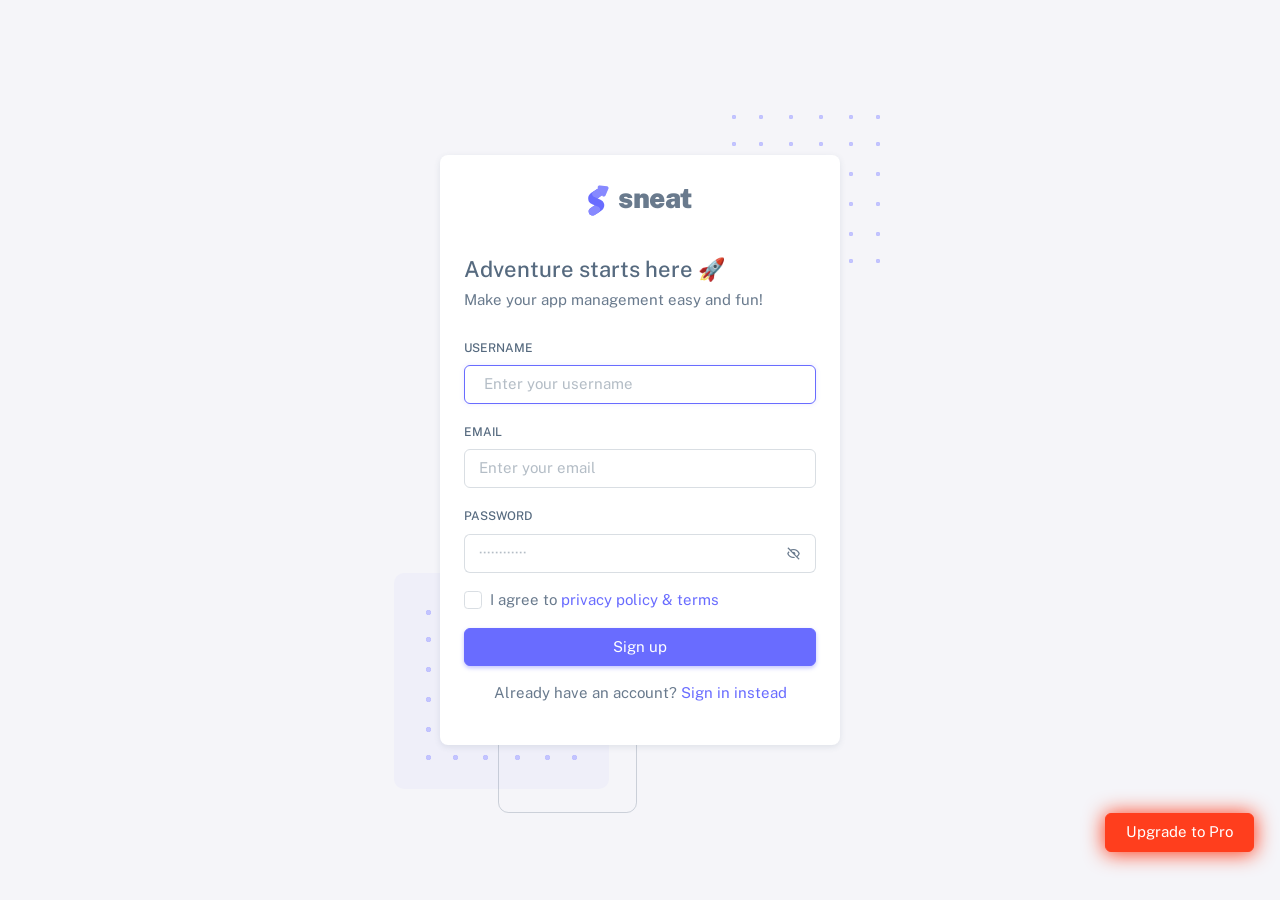
<file: admin/html/auth-register-basic.html>
<!DOCTYPE html>

<!-- =========================================================
* Sneat - Bootstrap 5 HTML Admin Template - Pro | v1.0.0
==============================================================

* Product Page: https://themeselection.com/products/sneat-bootstrap-html-admin-template/
* Created by: ThemeSelection
* License: You must have a valid license purchased in order to legally use the theme for your project.
* Copyright ThemeSelection (https://themeselection.com)

=========================================================
 -->
<!-- beautify ignore:start -->
<html
  lang="en"
  class="light-style customizer-hide"
  dir="ltr"
  data-theme="theme-default"
  data-assets-path="../assets/"
  data-template="vertical-menu-template-free"
>
  <head>
    <meta charset="utf-8" />
    <meta
      name="viewport"
      content="width=device-width, initial-scale=1.0, user-scalable=no, minimum-scale=1.0, maximum-scale=1.0"
    />

    <title>Register Basic - Pages | Sneat - Bootstrap 5 HTML Admin Template - Pro</title>

    <meta name="description" content="" />

    <!-- Favicon -->
    <link rel="icon" type="image/x-icon" href="../assets/img/favicon/favicon.ico" />

    <!-- Fonts -->
    <link rel="preconnect" href="https://fonts.googleapis.com" />
    <link rel="preconnect" href="https://fonts.gstatic.com" crossorigin />
    <link
      href="https://fonts.googleapis.com/css2?family=Public+Sans:ital,wght@0,300;0,400;0,500;0,600;0,700;1,300;1,400;1,500;1,600;1,700&display=swap"
      rel="stylesheet"
    />

    <!-- Icons. Uncomment required icon fonts -->
    <link rel="stylesheet" href="../assets/vendor/fonts/boxicons.css" />

    <!-- Core CSS -->
    <link rel="stylesheet" href="../assets/vendor/css/core.css" class="template-customizer-core-css" />
    <link rel="stylesheet" href="../assets/vendor/css/theme-default.css" class="template-customizer-theme-css" />
    <link rel="stylesheet" href="../assets/css/demo.css" />

    <!-- Vendors CSS -->
    <link rel="stylesheet" href="../assets/vendor/libs/perfect-scrollbar/perfect-scrollbar.css" />

    <!-- Page CSS -->
    <!-- Page -->
    <link rel="stylesheet" href="../assets/vendor/css/pages/page-auth.css" />
    <!-- Helpers -->
    <script src="../assets/vendor/js/helpers.js"></script>

    <!--! Template customizer & Theme config files MUST be included after core stylesheets and helpers.js in the <head> section -->
    <!--? Config:  Mandatory theme config file contain global vars & default theme options, Set your preferred theme option in this file.  -->
    <script src="../assets/js/config.js"></script>
  </head>

  <body>
    <!-- Content -->

    <div class="container-xxl">
      <div class="authentication-wrapper authentication-basic container-p-y">
        <div class="authentication-inner">
          <!-- Register Card -->
          <div class="card">
            <div class="card-body">
              <!-- Logo -->
              <div class="app-brand justify-content-center">
                <a href="index.html" class="app-brand-link gap-2">
                  <span class="app-brand-logo demo">
                    <svg
                      width="25"
                      viewBox="0 0 25 42"
                      version="1.1"
                      xmlns="http://www.w3.org/2000/svg"
                      xmlns:xlink="http://www.w3.org/1999/xlink"
                    >
                      <defs>
                        <path
                          d="M13.7918663,0.358365126 L3.39788168,7.44174259 C0.566865006,9.69408886 -0.379795268,12.4788597 0.557900856,15.7960551 C0.68998853,16.2305145 1.09562888,17.7872135 3.12357076,19.2293357 C3.8146334,19.7207684 5.32369333,20.3834223 7.65075054,21.2172976 L7.59773219,21.2525164 L2.63468769,24.5493413 C0.445452254,26.3002124 0.0884951797,28.5083815 1.56381646,31.1738486 C2.83770406,32.8170431 5.20850219,33.2640127 7.09180128,32.5391577 C8.347334,32.0559211 11.4559176,30.0011079 16.4175519,26.3747182 C18.0338572,24.4997857 18.6973423,22.4544883 18.4080071,20.2388261 C17.963753,17.5346866 16.1776345,15.5799961 13.0496516,14.3747546 L10.9194936,13.4715819 L18.6192054,7.984237 L13.7918663,0.358365126 Z"
                          id="path-1"
                        ></path>
                        <path
                          d="M5.47320593,6.00457225 C4.05321814,8.216144 4.36334763,10.0722806 6.40359441,11.5729822 C8.61520715,12.571656 10.0999176,13.2171421 10.8577257,13.5094407 L15.5088241,14.433041 L18.6192054,7.984237 C15.5364148,3.11535317 13.9273018,0.573395879 13.7918663,0.358365126 C13.5790555,0.511491653 10.8061687,2.3935607 5.47320593,6.00457225 Z"
                          id="path-3"
                        ></path>
                        <path
                          d="M7.50063644,21.2294429 L12.3234468,23.3159332 C14.1688022,24.7579751 14.397098,26.4880487 13.008334,28.506154 C11.6195701,30.5242593 10.3099883,31.790241 9.07958868,32.3040991 C5.78142938,33.4346997 4.13234973,34 4.13234973,34 C4.13234973,34 2.75489982,33.0538207 2.37032616e-14,31.1614621 C-0.55822714,27.8186216 -0.55822714,26.0572515 -4.05231404e-15,25.8773518 C0.83734071,25.6075023 2.77988457,22.8248993 3.3049379,22.52991 C3.65497346,22.3332504 5.05353963,21.8997614 7.50063644,21.2294429 Z"
                          id="path-4"
                        ></path>
                        <path
                          d="M20.6,7.13333333 L25.6,13.8 C26.2627417,14.6836556 26.0836556,15.9372583 25.2,16.6 C24.8538077,16.8596443 24.4327404,17 24,17 L14,17 C12.8954305,17 12,16.1045695 12,15 C12,14.5672596 12.1403557,14.1461923 12.4,13.8 L17.4,7.13333333 C18.0627417,6.24967773 19.3163444,6.07059163 20.2,6.73333333 C20.3516113,6.84704183 20.4862915,6.981722 20.6,7.13333333 Z"
                          id="path-5"
                        ></path>
                      </defs>
                      <g id="g-app-brand" stroke="none" stroke-width="1" fill="none" fill-rule="evenodd">
                        <g id="Brand-Logo" transform="translate(-27.000000, -15.000000)">
                          <g id="Icon" transform="translate(27.000000, 15.000000)">
                            <g id="Mask" transform="translate(0.000000, 8.000000)">
                              <mask id="mask-2" fill="white">
                                <use xlink:href="#path-1"></use>
                              </mask>
                              <use fill="#696cff" xlink:href="#path-1"></use>
                              <g id="Path-3" mask="url(#mask-2)">
                                <use fill="#696cff" xlink:href="#path-3"></use>
                                <use fill-opacity="0.2" fill="#FFFFFF" xlink:href="#path-3"></use>
                              </g>
                              <g id="Path-4" mask="url(#mask-2)">
                                <use fill="#696cff" xlink:href="#path-4"></use>
                                <use fill-opacity="0.2" fill="#FFFFFF" xlink:href="#path-4"></use>
                              </g>
                            </g>
                            <g
                              id="Triangle"
                              transform="translate(19.000000, 11.000000) rotate(-300.000000) translate(-19.000000, -11.000000) "
                            >
                              <use fill="#696cff" xlink:href="#path-5"></use>
                              <use fill-opacity="0.2" fill="#FFFFFF" xlink:href="#path-5"></use>
                            </g>
                          </g>
                        </g>
                      </g>
                    </svg>
                  </span>
                  <span class="app-brand-text demo text-body fw-bolder">Sneat</span>
                </a>
              </div>
              <!-- /Logo -->
              <h4 class="mb-2">Adventure starts here 🚀</h4>
              <p class="mb-4">Make your app management easy and fun!</p>

              <form id="formAuthentication" class="mb-3" action="index.html" method="POST">
                <div class="mb-3">
                  <label for="username" class="form-label">Username</label>
                  <input
                    type="text"
                    class="form-control"
                    id="username"
                    name="username"
                    placeholder="Enter your username"
                    autofocus
                  />
                </div>
                <div class="mb-3">
                  <label for="email" class="form-label">Email</label>
                  <input type="text" class="form-control" id="email" name="email" placeholder="Enter your email" />
                </div>
                <div class="mb-3 form-password-toggle">
                  <label class="form-label" for="password">Password</label>
                  <div class="input-group input-group-merge">
                    <input
                      type="password"
                      id="password"
                      class="form-control"
                      name="password"
                      placeholder="&#xb7;&#xb7;&#xb7;&#xb7;&#xb7;&#xb7;&#xb7;&#xb7;&#xb7;&#xb7;&#xb7;&#xb7;"
                      aria-describedby="password"
                    />
                    <span class="input-group-text cursor-pointer"><i class="bx bx-hide"></i></span>
                  </div>
                </div>

                <div class="mb-3">
                  <div class="form-check">
                    <input class="form-check-input" type="checkbox" id="terms-conditions" name="terms" />
                    <label class="form-check-label" for="terms-conditions">
                      I agree to
                      <a href="javascript:void(0);">privacy policy & terms</a>
                    </label>
                  </div>
                </div>
                <button class="btn btn-primary d-grid w-100">Sign up</button>
              </form>

              <p class="text-center">
                <span>Already have an account?</span>
                <a href="auth-login-basic.html">
                  <span>Sign in instead</span>
                </a>
              </p>
            </div>
          </div>
          <!-- Register Card -->
        </div>
      </div>
    </div>

    <!-- / Content -->

    <div class="buy-now">
      <a
        href="https://themeselection.com/products/sneat-bootstrap-html-admin-template/"
        target="_blank"
        class="btn btn-danger btn-buy-now"
        >Upgrade to Pro</a
      >
    </div>

    <!-- Core JS -->
    <!-- build:js assets/vendor/js/core.js -->
    <script src="../assets/vendor/libs/jquery/jquery.js"></script>
    <script src="../assets/vendor/libs/popper/popper.js"></script>
    <script src="../assets/vendor/js/bootstrap.js"></script>
    <script src="../assets/vendor/libs/perfect-scrollbar/perfect-scrollbar.js"></script>

    <script src="../assets/vendor/js/menu.js"></script>
    <!-- endbuild -->

    <!-- Vendors JS -->

    <!-- Main JS -->
    <script src="../assets/js/main.js"></script>

    <!-- Page JS -->

    <!-- Place this tag in your head or just before your close body tag. -->
    <script async defer src="https://buttons.github.io/buttons.js"></script>
  </body>
</html>
</file>
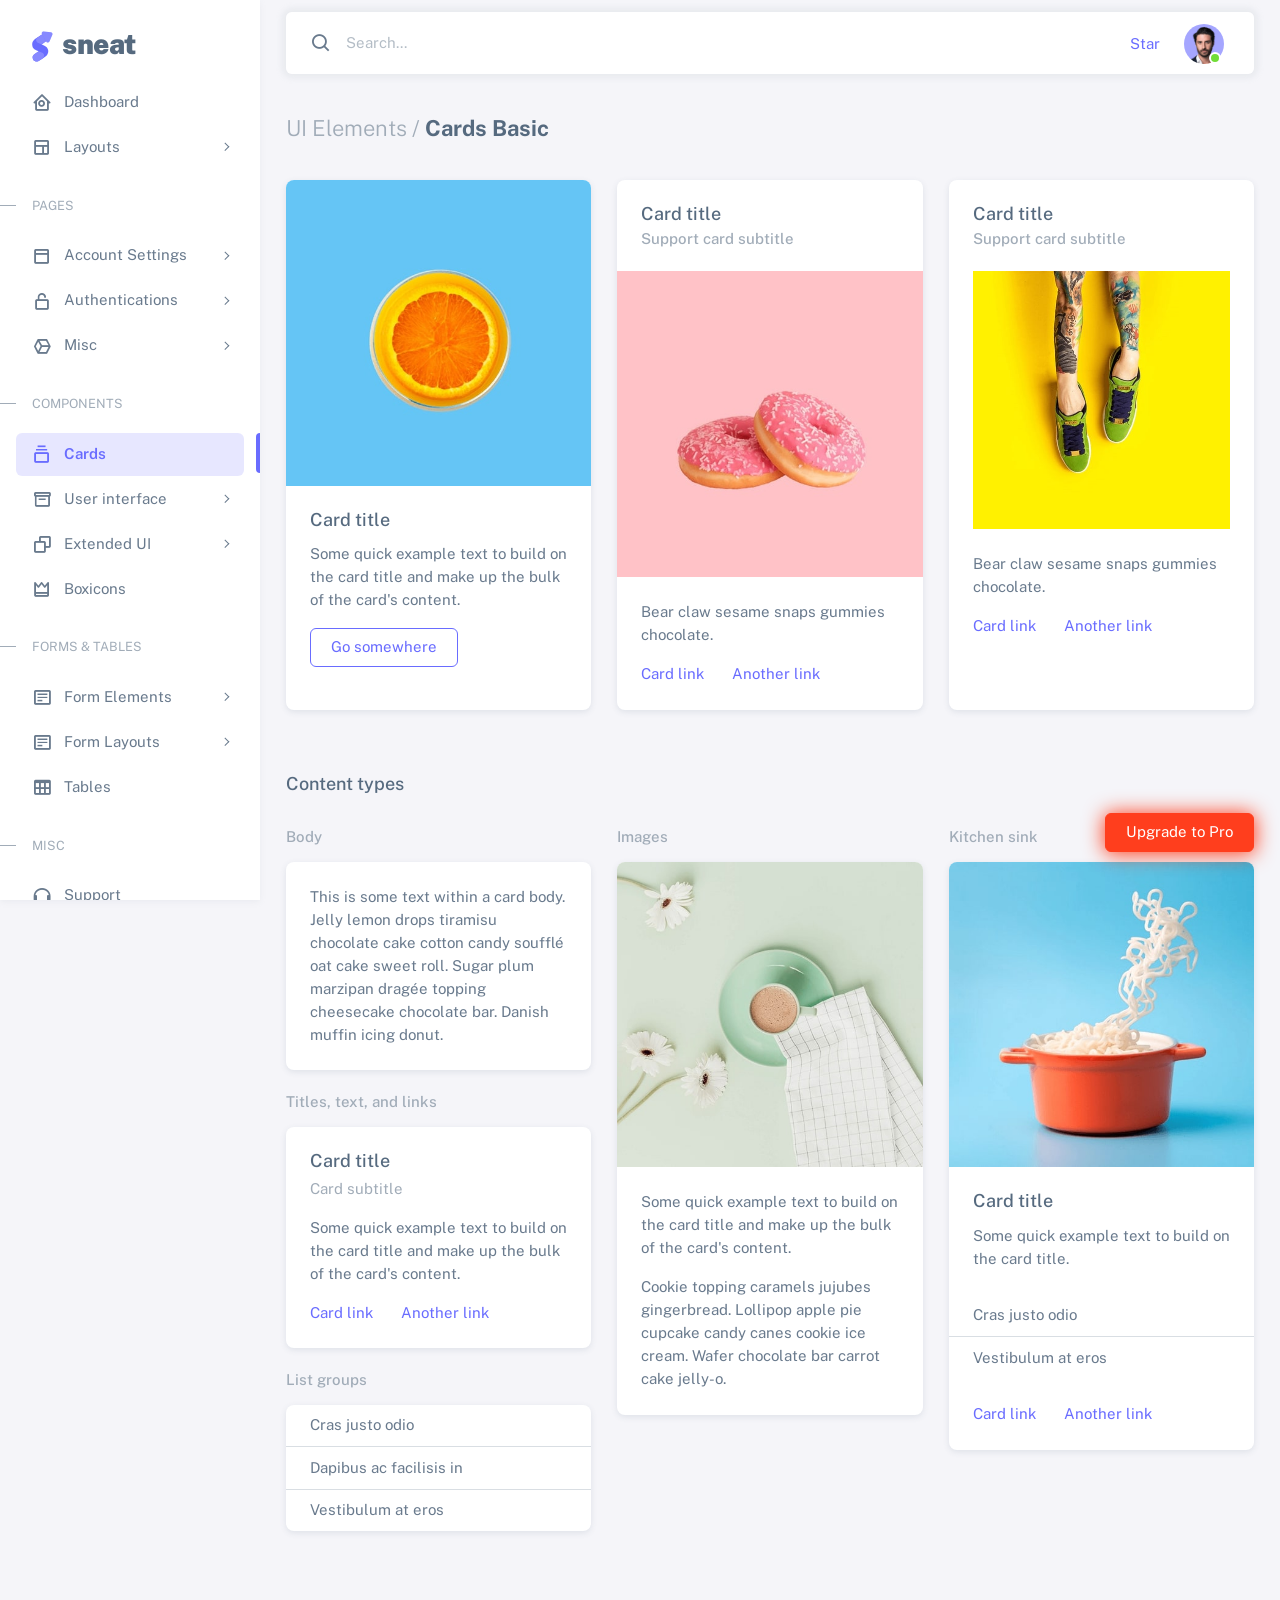
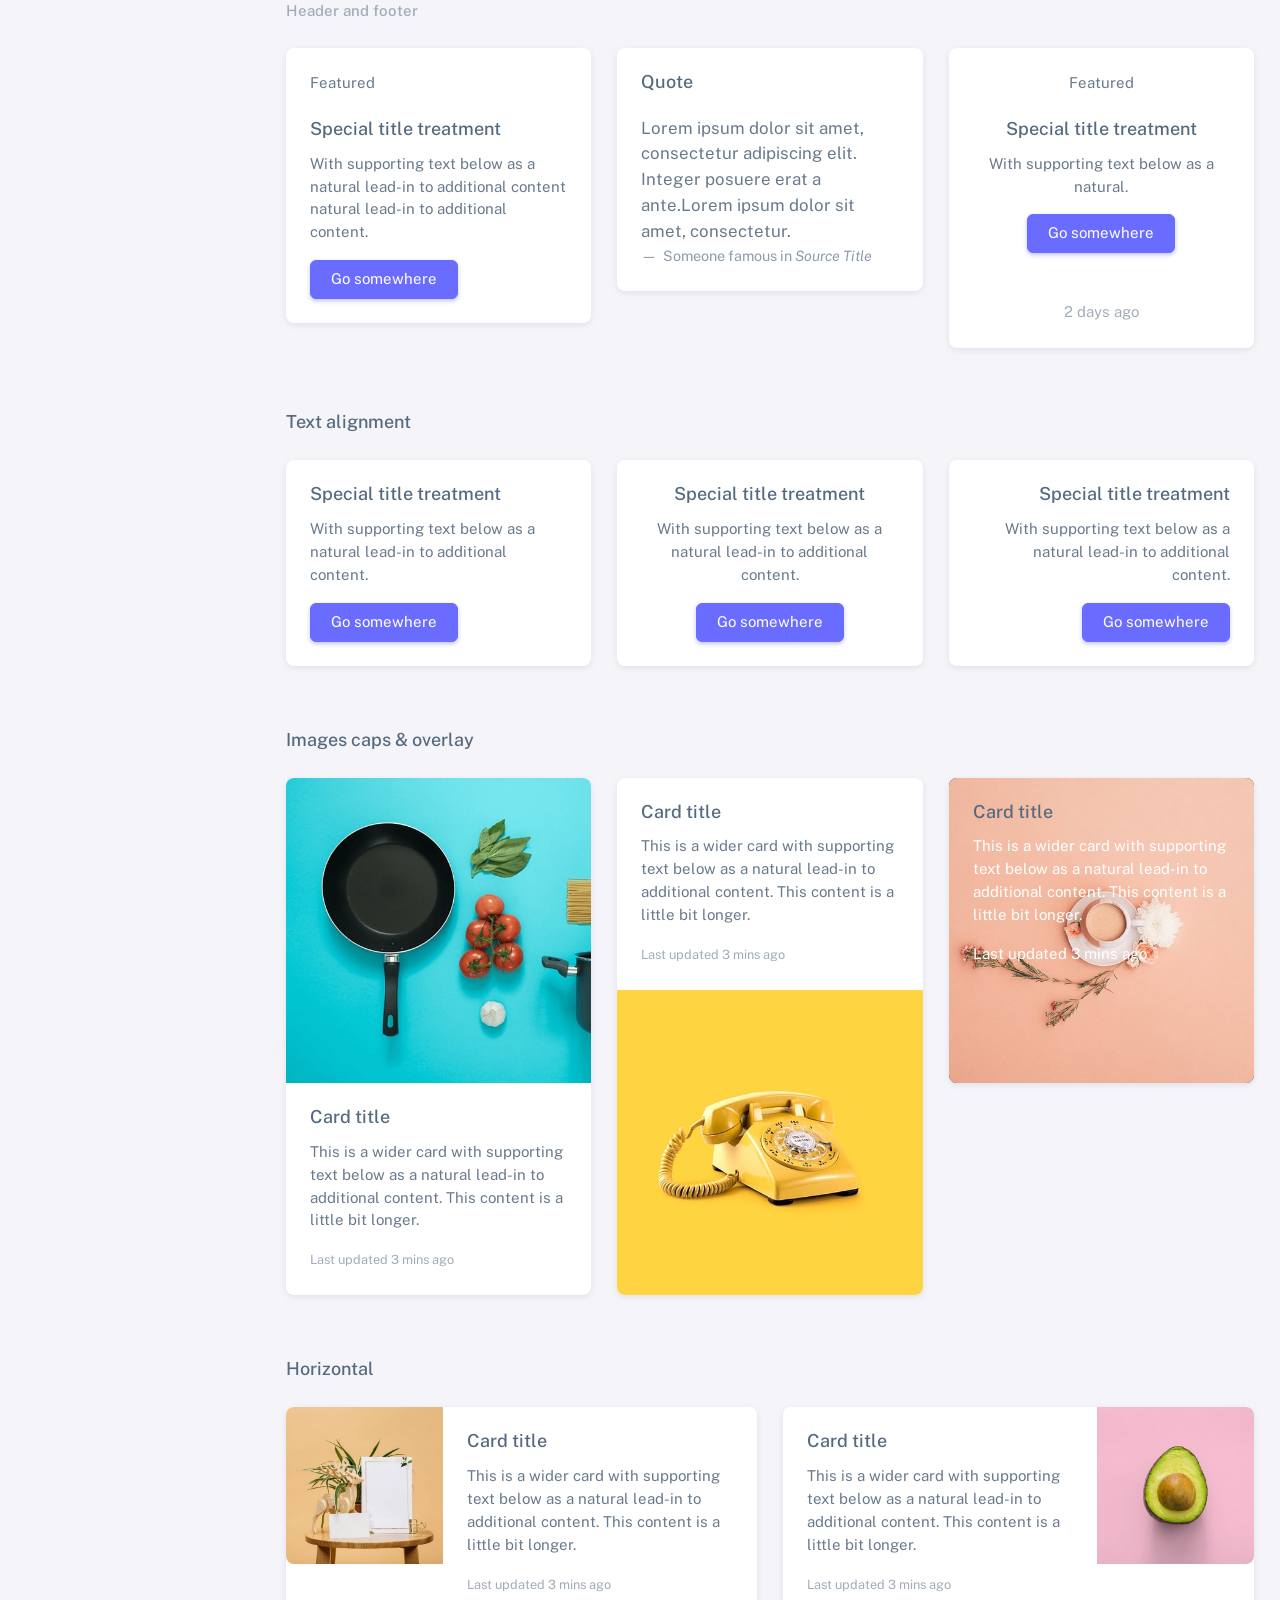
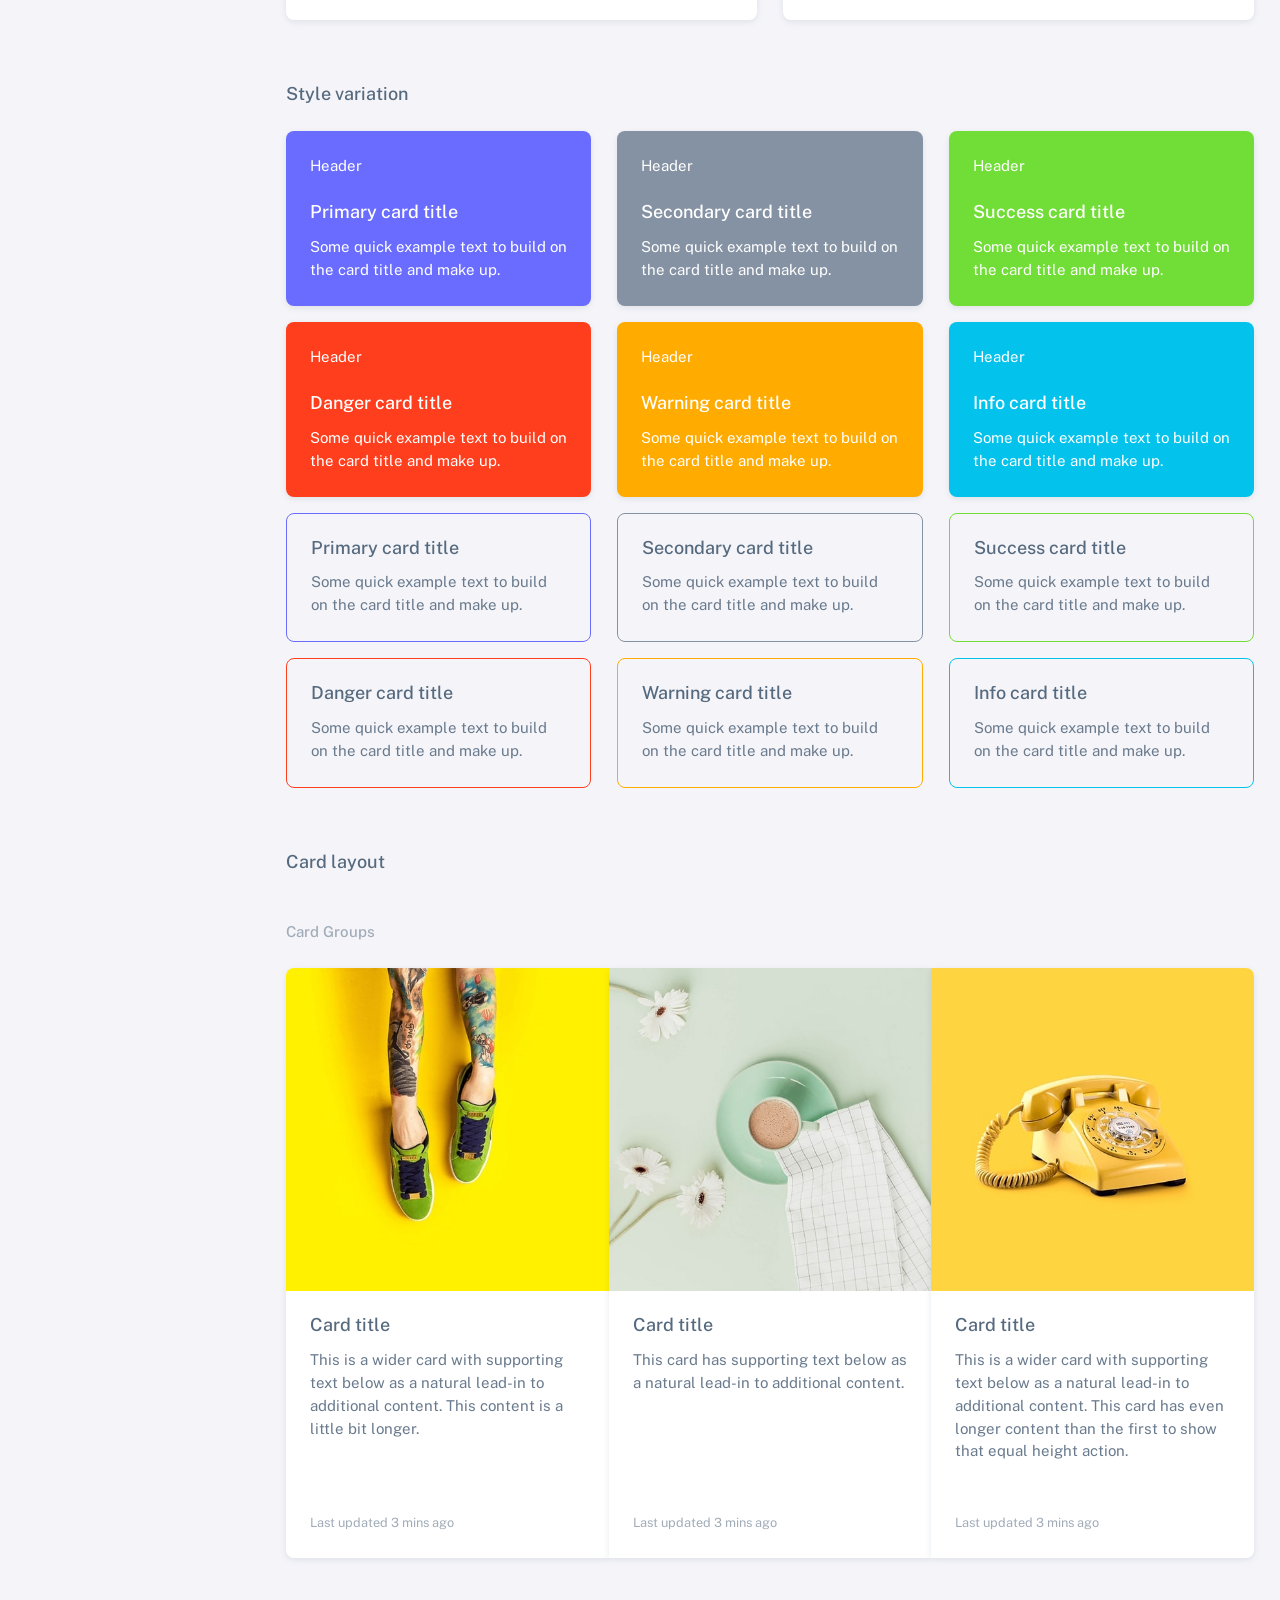
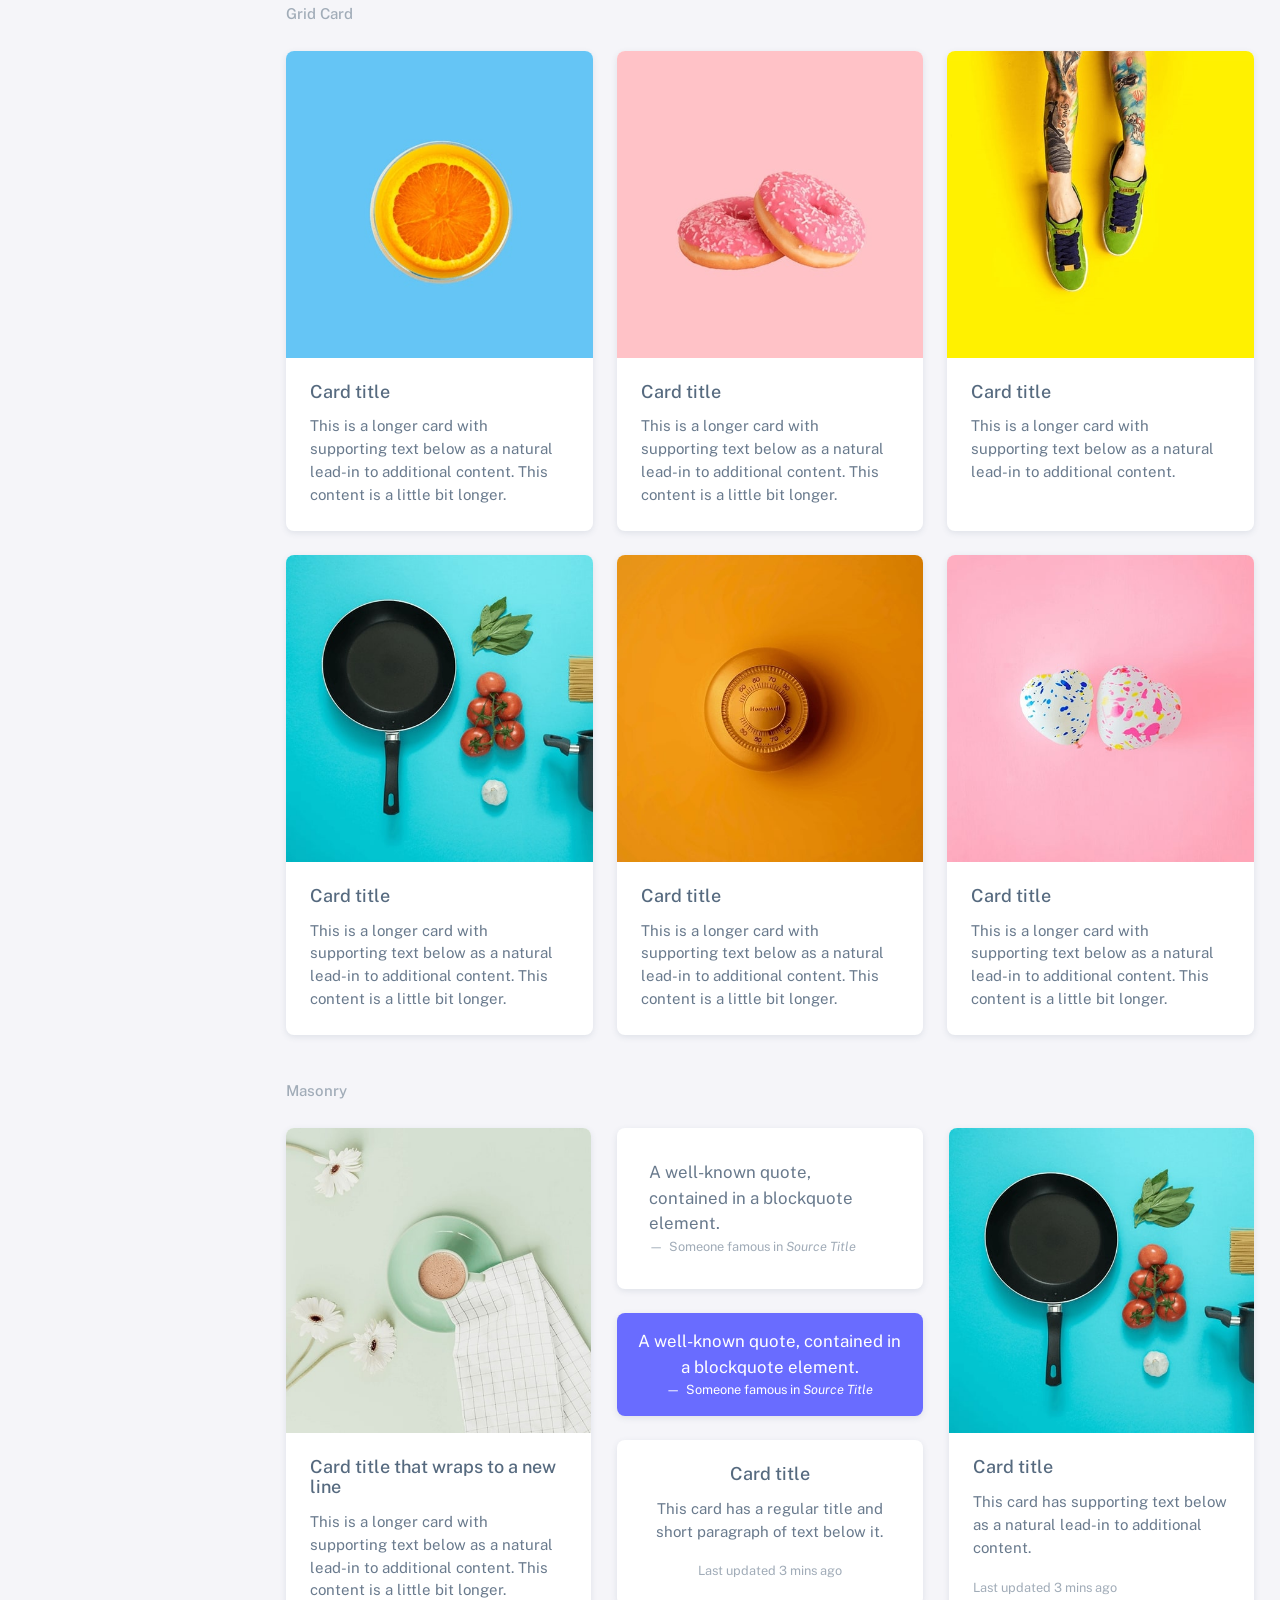
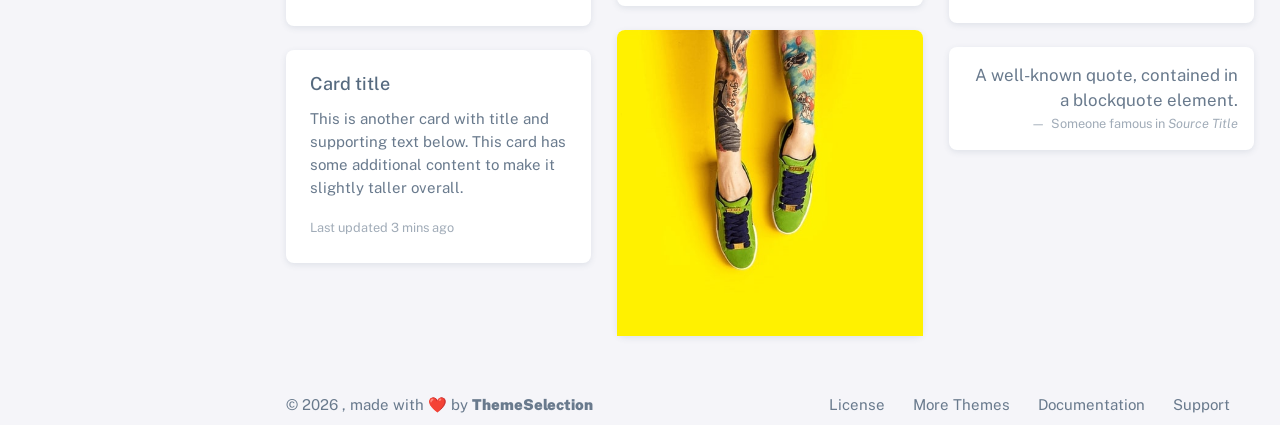
<file: admin/html/cards-basic.html>
<!DOCTYPE html>

<!-- =========================================================
* Sneat - Bootstrap 5 HTML Admin Template - Pro | v1.0.0
==============================================================

* Product Page: https://themeselection.com/products/sneat-bootstrap-html-admin-template/
* Created by: ThemeSelection
* License: You must have a valid license purchased in order to legally use the theme for your project.
* Copyright ThemeSelection (https://themeselection.com)

=========================================================
 -->
<!-- beautify ignore:start -->
<html
  lang="en"
  class="light-style layout-menu-fixed"
  dir="ltr"
  data-theme="theme-default"
  data-assets-path="../assets/"
  data-template="vertical-menu-template-free"
>
  <head>
    <meta charset="utf-8" />
    <meta
      name="viewport"
      content="width=device-width, initial-scale=1.0, user-scalable=no, minimum-scale=1.0, maximum-scale=1.0"
    />

    <title>Cards basic - UI elements | Sneat - Bootstrap 5 HTML Admin Template - Pro</title>

    <meta name="description" content="" />

    <!-- Favicon -->
    <link rel="icon" type="image/x-icon" href="../assets/img/favicon/favicon.ico" />

    <!-- Fonts -->
    <link rel="preconnect" href="https://fonts.googleapis.com" />
    <link rel="preconnect" href="https://fonts.gstatic.com" crossorigin />
    <link
      href="https://fonts.googleapis.com/css2?family=Public+Sans:ital,wght@0,300;0,400;0,500;0,600;0,700;1,300;1,400;1,500;1,600;1,700&display=swap"
      rel="stylesheet"
    />

    <!-- Icons. Uncomment required icon fonts -->
    <link rel="stylesheet" href="../assets/vendor/fonts/boxicons.css" />

    <!-- Core CSS -->
    <link rel="stylesheet" href="../assets/vendor/css/core.css" class="template-customizer-core-css" />
    <link rel="stylesheet" href="../assets/vendor/css/theme-default.css" class="template-customizer-theme-css" />
    <link rel="stylesheet" href="../assets/css/demo.css" />

    <!-- Vendors CSS -->
    <link rel="stylesheet" href="../assets/vendor/libs/perfect-scrollbar/perfect-scrollbar.css" />

    <!-- Page CSS -->

    <!-- Helpers -->
    <script src="../assets/vendor/js/helpers.js"></script>

    <!--! Template customizer & Theme config files MUST be included after core stylesheets and helpers.js in the <head> section -->
    <!--? Config:  Mandatory theme config file contain global vars & default theme options, Set your preferred theme option in this file.  -->
    <script src="../assets/js/config.js"></script>
  </head>

  <body>
    <!-- Layout wrapper -->
    <div class="layout-wrapper layout-content-navbar">
      <div class="layout-container">
        <!-- Menu -->

        <aside id="layout-menu" class="layout-menu menu-vertical menu bg-menu-theme">
          <div class="app-brand demo">
            <a href="index.html" class="app-brand-link">
              <span class="app-brand-logo demo">
                <svg
                  width="25"
                  viewBox="0 0 25 42"
                  version="1.1"
                  xmlns="http://www.w3.org/2000/svg"
                  xmlns:xlink="http://www.w3.org/1999/xlink"
                >
                  <defs>
                    <path
                      d="M13.7918663,0.358365126 L3.39788168,7.44174259 C0.566865006,9.69408886 -0.379795268,12.4788597 0.557900856,15.7960551 C0.68998853,16.2305145 1.09562888,17.7872135 3.12357076,19.2293357 C3.8146334,19.7207684 5.32369333,20.3834223 7.65075054,21.2172976 L7.59773219,21.2525164 L2.63468769,24.5493413 C0.445452254,26.3002124 0.0884951797,28.5083815 1.56381646,31.1738486 C2.83770406,32.8170431 5.20850219,33.2640127 7.09180128,32.5391577 C8.347334,32.0559211 11.4559176,30.0011079 16.4175519,26.3747182 C18.0338572,24.4997857 18.6973423,22.4544883 18.4080071,20.2388261 C17.963753,17.5346866 16.1776345,15.5799961 13.0496516,14.3747546 L10.9194936,13.4715819 L18.6192054,7.984237 L13.7918663,0.358365126 Z"
                      id="path-1"
                    ></path>
                    <path
                      d="M5.47320593,6.00457225 C4.05321814,8.216144 4.36334763,10.0722806 6.40359441,11.5729822 C8.61520715,12.571656 10.0999176,13.2171421 10.8577257,13.5094407 L15.5088241,14.433041 L18.6192054,7.984237 C15.5364148,3.11535317 13.9273018,0.573395879 13.7918663,0.358365126 C13.5790555,0.511491653 10.8061687,2.3935607 5.47320593,6.00457225 Z"
                      id="path-3"
                    ></path>
                    <path
                      d="M7.50063644,21.2294429 L12.3234468,23.3159332 C14.1688022,24.7579751 14.397098,26.4880487 13.008334,28.506154 C11.6195701,30.5242593 10.3099883,31.790241 9.07958868,32.3040991 C5.78142938,33.4346997 4.13234973,34 4.13234973,34 C4.13234973,34 2.75489982,33.0538207 2.37032616e-14,31.1614621 C-0.55822714,27.8186216 -0.55822714,26.0572515 -4.05231404e-15,25.8773518 C0.83734071,25.6075023 2.77988457,22.8248993 3.3049379,22.52991 C3.65497346,22.3332504 5.05353963,21.8997614 7.50063644,21.2294429 Z"
                      id="path-4"
                    ></path>
                    <path
                      d="M20.6,7.13333333 L25.6,13.8 C26.2627417,14.6836556 26.0836556,15.9372583 25.2,16.6 C24.8538077,16.8596443 24.4327404,17 24,17 L14,17 C12.8954305,17 12,16.1045695 12,15 C12,14.5672596 12.1403557,14.1461923 12.4,13.8 L17.4,7.13333333 C18.0627417,6.24967773 19.3163444,6.07059163 20.2,6.73333333 C20.3516113,6.84704183 20.4862915,6.981722 20.6,7.13333333 Z"
                      id="path-5"
                    ></path>
                  </defs>
                  <g id="g-app-brand" stroke="none" stroke-width="1" fill="none" fill-rule="evenodd">
                    <g id="Brand-Logo" transform="translate(-27.000000, -15.000000)">
                      <g id="Icon" transform="translate(27.000000, 15.000000)">
                        <g id="Mask" transform="translate(0.000000, 8.000000)">
                          <mask id="mask-2" fill="white">
                            <use xlink:href="#path-1"></use>
                          </mask>
                          <use fill="#696cff" xlink:href="#path-1"></use>
                          <g id="Path-3" mask="url(#mask-2)">
                            <use fill="#696cff" xlink:href="#path-3"></use>
                            <use fill-opacity="0.2" fill="#FFFFFF" xlink:href="#path-3"></use>
                          </g>
                          <g id="Path-4" mask="url(#mask-2)">
                            <use fill="#696cff" xlink:href="#path-4"></use>
                            <use fill-opacity="0.2" fill="#FFFFFF" xlink:href="#path-4"></use>
                          </g>
                        </g>
                        <g
                          id="Triangle"
                          transform="translate(19.000000, 11.000000) rotate(-300.000000) translate(-19.000000, -11.000000) "
                        >
                          <use fill="#696cff" xlink:href="#path-5"></use>
                          <use fill-opacity="0.2" fill="#FFFFFF" xlink:href="#path-5"></use>
                        </g>
                      </g>
                    </g>
                  </g>
                </svg>
              </span>
              <span class="app-brand-text demo menu-text fw-bolder ms-2">Sneat</span>
            </a>

            <a href="javascript:void(0);" class="layout-menu-toggle menu-link text-large ms-auto d-block d-xl-none">
              <i class="bx bx-chevron-left bx-sm align-middle"></i>
            </a>
          </div>

          <div class="menu-inner-shadow"></div>

          <ul class="menu-inner py-1">
            <!-- Dashboard -->
            <li class="menu-item">
              <a href="index.html" class="menu-link">
                <i class="menu-icon tf-icons bx bx-home-circle"></i>
                <div data-i18n="Analytics">Dashboard</div>
              </a>
            </li>

            <!-- Layouts -->
            <li class="menu-item">
              <a href="javascript:void(0);" class="menu-link menu-toggle">
                <i class="menu-icon tf-icons bx bx-layout"></i>
                <div data-i18n="Layouts">Layouts</div>
              </a>

              <ul class="menu-sub">
                <li class="menu-item">
                  <a href="layouts-without-menu.html" class="menu-link">
                    <div data-i18n="Without menu">Without menu</div>
                  </a>
                </li>
                <li class="menu-item">
                  <a href="layouts-without-navbar.html" class="menu-link">
                    <div data-i18n="Without navbar">Without navbar</div>
                  </a>
                </li>
                <li class="menu-item">
                  <a href="layouts-container.html" class="menu-link">
                    <div data-i18n="Container">Container</div>
                  </a>
                </li>
                <li class="menu-item">
                  <a href="layouts-fluid.html" class="menu-link">
                    <div data-i18n="Fluid">Fluid</div>
                  </a>
                </li>
                <li class="menu-item">
                  <a href="layouts-blank.html" class="menu-link">
                    <div data-i18n="Blank">Blank</div>
                  </a>
                </li>
              </ul>
            </li>

            <li class="menu-header small text-uppercase">
              <span class="menu-header-text">Pages</span>
            </li>
            <li class="menu-item">
              <a href="javascript:void(0);" class="menu-link menu-toggle">
                <i class="menu-icon tf-icons bx bx-dock-top"></i>
                <div data-i18n="Account Settings">Account Settings</div>
              </a>
              <ul class="menu-sub">
                <li class="menu-item">
                  <a href="pages-account-settings-account.html" class="menu-link">
                    <div data-i18n="Account">Account</div>
                  </a>
                </li>
                <li class="menu-item">
                  <a href="pages-account-settings-notifications.html" class="menu-link">
                    <div data-i18n="Notifications">Notifications</div>
                  </a>
                </li>
                <li class="menu-item">
                  <a href="pages-account-settings-connections.html" class="menu-link">
                    <div data-i18n="Connections">Connections</div>
                  </a>
                </li>
              </ul>
            </li>
            <li class="menu-item">
              <a href="javascript:void(0);" class="menu-link menu-toggle">
                <i class="menu-icon tf-icons bx bx-lock-open-alt"></i>
                <div data-i18n="Authentications">Authentications</div>
              </a>
              <ul class="menu-sub">
                <li class="menu-item">
                  <a href="auth-login-basic.html" class="menu-link" target="_blank">
                    <div data-i18n="Basic">Login</div>
                  </a>
                </li>
                <li class="menu-item">
                  <a href="auth-register-basic.html" class="menu-link" target="_blank">
                    <div data-i18n="Basic">Register</div>
                  </a>
                </li>
                <li class="menu-item">
                  <a href="auth-forgot-password-basic.html" class="menu-link" target="_blank">
                    <div data-i18n="Basic">Forgot Password</div>
                  </a>
                </li>
              </ul>
            </li>
            <li class="menu-item">
              <a href="javascript:void(0);" class="menu-link menu-toggle">
                <i class="menu-icon tf-icons bx bx-cube-alt"></i>
                <div data-i18n="Misc">Misc</div>
              </a>
              <ul class="menu-sub">
                <li class="menu-item">
                  <a href="pages-misc-error.html" class="menu-link">
                    <div data-i18n="Error">Error</div>
                  </a>
                </li>
                <li class="menu-item">
                  <a href="pages-misc-under-maintenance.html" class="menu-link">
                    <div data-i18n="Under Maintenance">Under Maintenance</div>
                  </a>
                </li>
              </ul>
            </li>
            <!-- Components -->
            <li class="menu-header small text-uppercase"><span class="menu-header-text">Components</span></li>
            <!-- Cards -->
            <li class="menu-item active">
              <a href="cards-basic.html" class="menu-link">
                <i class="menu-icon tf-icons bx bx-collection"></i>
                <div data-i18n="Basic">Cards</div>
              </a>
            </li>
            <!-- User interface -->
            <li class="menu-item">
              <a href="javascript:void(0)" class="menu-link menu-toggle">
                <i class="menu-icon tf-icons bx bx-box"></i>
                <div data-i18n="User interface">User interface</div>
              </a>
              <ul class="menu-sub">
                <li class="menu-item">
                  <a href="ui-accordion.html" class="menu-link">
                    <div data-i18n="Accordion">Accordion</div>
                  </a>
                </li>
                <li class="menu-item">
                  <a href="ui-alerts.html" class="menu-link">
                    <div data-i18n="Alerts">Alerts</div>
                  </a>
                </li>
                <li class="menu-item">
                  <a href="ui-badges.html" class="menu-link">
                    <div data-i18n="Badges">Badges</div>
                  </a>
                </li>
                <li class="menu-item">
                  <a href="ui-buttons.html" class="menu-link">
                    <div data-i18n="Buttons">Buttons</div>
                  </a>
                </li>
                <li class="menu-item">
                  <a href="ui-carousel.html" class="menu-link">
                    <div data-i18n="Carousel">Carousel</div>
                  </a>
                </li>
                <li class="menu-item">
                  <a href="ui-collapse.html" class="menu-link">
                    <div data-i18n="Collapse">Collapse</div>
                  </a>
                </li>
                <li class="menu-item">
                  <a href="ui-dropdowns.html" class="menu-link">
                    <div data-i18n="Dropdowns">Dropdowns</div>
                  </a>
                </li>
                <li class="menu-item">
                  <a href="ui-footer.html" class="menu-link">
                    <div data-i18n="Footer">Footer</div>
                  </a>
                </li>
                <li class="menu-item">
                  <a href="ui-list-groups.html" class="menu-link">
                    <div data-i18n="List Groups">List groups</div>
                  </a>
                </li>
                <li class="menu-item">
                  <a href="ui-modals.html" class="menu-link">
                    <div data-i18n="Modals">Modals</div>
                  </a>
                </li>
                <li class="menu-item">
                  <a href="ui-navbar.html" class="menu-link">
                    <div data-i18n="Navbar">Navbar</div>
                  </a>
                </li>
                <li class="menu-item">
                  <a href="ui-offcanvas.html" class="menu-link">
                    <div data-i18n="Offcanvas">Offcanvas</div>
                  </a>
                </li>
                <li class="menu-item">
                  <a href="ui-pagination-breadcrumbs.html" class="menu-link">
                    <div data-i18n="Pagination &amp; Breadcrumbs">Pagination &amp; Breadcrumbs</div>
                  </a>
                </li>
                <li class="menu-item">
                  <a href="ui-progress.html" class="menu-link">
                    <div data-i18n="Progress">Progress</div>
                  </a>
                </li>
                <li class="menu-item">
                  <a href="ui-spinners.html" class="menu-link">
                    <div data-i18n="Spinners">Spinners</div>
                  </a>
                </li>
                <li class="menu-item">
                  <a href="ui-tabs-pills.html" class="menu-link">
                    <div data-i18n="Tabs &amp; Pills">Tabs &amp; Pills</div>
                  </a>
                </li>
                <li class="menu-item">
                  <a href="ui-toasts.html" class="menu-link">
                    <div data-i18n="Toasts">Toasts</div>
                  </a>
                </li>
                <li class="menu-item">
                  <a href="ui-tooltips-popovers.html" class="menu-link">
                    <div data-i18n="Tooltips & Popovers">Tooltips &amp; popovers</div>
                  </a>
                </li>
                <li class="menu-item">
                  <a href="ui-typography.html" class="menu-link">
                    <div data-i18n="Typography">Typography</div>
                  </a>
                </li>
              </ul>
            </li>

            <!-- Extended components -->
            <li class="menu-item">
              <a href="javascript:void(0)" class="menu-link menu-toggle">
                <i class="menu-icon tf-icons bx bx-copy"></i>
                <div data-i18n="Extended UI">Extended UI</div>
              </a>
              <ul class="menu-sub">
                <li class="menu-item">
                  <a href="extended-ui-perfect-scrollbar.html" class="menu-link">
                    <div data-i18n="Perfect Scrollbar">Perfect scrollbar</div>
                  </a>
                </li>
                <li class="menu-item">
                  <a href="extended-ui-text-divider.html" class="menu-link">
                    <div data-i18n="Text Divider">Text Divider</div>
                  </a>
                </li>
              </ul>
            </li>

            <li class="menu-item">
              <a href="icons-boxicons.html" class="menu-link">
                <i class="menu-icon tf-icons bx bx-crown"></i>
                <div data-i18n="Boxicons">Boxicons</div>
              </a>
            </li>

            <!-- Forms & Tables -->
            <li class="menu-header small text-uppercase"><span class="menu-header-text">Forms &amp; Tables</span></li>
            <!-- Forms -->
            <li class="menu-item">
              <a href="javascript:void(0);" class="menu-link menu-toggle">
                <i class="menu-icon tf-icons bx bx-detail"></i>
                <div data-i18n="Form Elements">Form Elements</div>
              </a>
              <ul class="menu-sub">
                <li class="menu-item">
                  <a href="forms-basic-inputs.html" class="menu-link">
                    <div data-i18n="Basic Inputs">Basic Inputs</div>
                  </a>
                </li>
                <li class="menu-item">
                  <a href="forms-input-groups.html" class="menu-link">
                    <div data-i18n="Input groups">Input groups</div>
                  </a>
                </li>
              </ul>
            </li>
            <li class="menu-item">
              <a href="javascript:void(0);" class="menu-link menu-toggle">
                <i class="menu-icon tf-icons bx bx-detail"></i>
                <div data-i18n="Form Layouts">Form Layouts</div>
              </a>
              <ul class="menu-sub">
                <li class="menu-item">
                  <a href="form-layouts-vertical.html" class="menu-link">
                    <div data-i18n="Vertical Form">Vertical Form</div>
                  </a>
                </li>
                <li class="menu-item">
                  <a href="form-layouts-horizontal.html" class="menu-link">
                    <div data-i18n="Horizontal Form">Horizontal Form</div>
                  </a>
                </li>
              </ul>
            </li>
            <!-- Tables -->
            <li class="menu-item">
              <a href="tables-basic.html" class="menu-link">
                <i class="menu-icon tf-icons bx bx-table"></i>
                <div data-i18n="Tables">Tables</div>
              </a>
            </li>
            <!-- Misc -->
            <li class="menu-header small text-uppercase"><span class="menu-header-text">Misc</span></li>
            <li class="menu-item">
              <a
                href="https://github.com/themeselection/sneat-html-admin-template-free/issues"
                target="_blank"
                class="menu-link"
              >
                <i class="menu-icon tf-icons bx bx-support"></i>
                <div data-i18n="Support">Support</div>
              </a>
            </li>
            <li class="menu-item">
              <a
                href="https://themeselection.com/demo/sneat-bootstrap-html-admin-template/documentation/"
                target="_blank"
                class="menu-link"
              >
                <i class="menu-icon tf-icons bx bx-file"></i>
                <div data-i18n="Documentation">Documentation</div>
              </a>
            </li>
          </ul>
        </aside>
        <!-- / Menu -->

        <!-- Layout container -->
        <div class="layout-page">
          <!-- Navbar -->

          <nav
            class="layout-navbar container-xxl navbar navbar-expand-xl navbar-detached align-items-center bg-navbar-theme"
            id="layout-navbar"
          >
            <div class="layout-menu-toggle navbar-nav align-items-xl-center me-3 me-xl-0 d-xl-none">
              <a class="nav-item nav-link px-0 me-xl-4" href="javascript:void(0)">
                <i class="bx bx-menu bx-sm"></i>
              </a>
            </div>

            <div class="navbar-nav-right d-flex align-items-center" id="navbar-collapse">
              <!-- Search -->
              <div class="navbar-nav align-items-center">
                <div class="nav-item d-flex align-items-center">
                  <i class="bx bx-search fs-4 lh-0"></i>
                  <input
                    type="text"
                    class="form-control border-0 shadow-none"
                    placeholder="Search..."
                    aria-label="Search..."
                  />
                </div>
              </div>
              <!-- /Search -->

              <ul class="navbar-nav flex-row align-items-center ms-auto">
                <!-- Place this tag where you want the button to render. -->
                <li class="nav-item lh-1 me-3">
                  <a
                    class="github-button"
                    href="https://github.com/themeselection/sneat-html-admin-template-free"
                    data-icon="octicon-star"
                    data-size="large"
                    data-show-count="true"
                    aria-label="Star themeselection/sneat-html-admin-template-free on GitHub"
                    >Star</a
                  >
                </li>

                <!-- User -->
                <li class="nav-item navbar-dropdown dropdown-user dropdown">
                  <a class="nav-link dropdown-toggle hide-arrow" href="javascript:void(0);" data-bs-toggle="dropdown">
                    <div class="avatar avatar-online">
                      <img src="../assets/img/avatars/1.png" alt class="w-px-40 h-auto rounded-circle" />
                    </div>
                  </a>
                  <ul class="dropdown-menu dropdown-menu-end">
                    <li>
                      <a class="dropdown-item" href="#">
                        <div class="d-flex">
                          <div class="flex-shrink-0 me-3">
                            <div class="avatar avatar-online">
                              <img src="../assets/img/avatars/1.png" alt class="w-px-40 h-auto rounded-circle" />
                            </div>
                          </div>
                          <div class="flex-grow-1">
                            <span class="fw-semibold d-block">John Doe</span>
                            <small class="text-muted">Admin</small>
                          </div>
                        </div>
                      </a>
                    </li>
                    <li>
                      <div class="dropdown-divider"></div>
                    </li>
                    <li>
                      <a class="dropdown-item" href="#">
                        <i class="bx bx-user me-2"></i>
                        <span class="align-middle">My Profile</span>
                      </a>
                    </li>
                    <li>
                      <a class="dropdown-item" href="#">
                        <i class="bx bx-cog me-2"></i>
                        <span class="align-middle">Settings</span>
                      </a>
                    </li>
                    <li>
                      <a class="dropdown-item" href="#">
                        <span class="d-flex align-items-center align-middle">
                          <i class="flex-shrink-0 bx bx-credit-card me-2"></i>
                          <span class="flex-grow-1 align-middle">Billing</span>
                          <span class="flex-shrink-0 badge badge-center rounded-pill bg-danger w-px-20 h-px-20">4</span>
                        </span>
                      </a>
                    </li>
                    <li>
                      <div class="dropdown-divider"></div>
                    </li>
                    <li>
                      <a class="dropdown-item" href="auth-login-basic.html">
                        <i class="bx bx-power-off me-2"></i>
                        <span class="align-middle">Log Out</span>
                      </a>
                    </li>
                  </ul>
                </li>
                <!--/ User -->
              </ul>
            </div>
          </nav>

          <!-- / Navbar -->

          <!-- Content wrapper -->
          <div class="content-wrapper">
            <!-- Content -->

            <div class="container-xxl flex-grow-1 container-p-y">
              <h4 class="fw-bold py-3 mb-4"><span class="text-muted fw-light">UI Elements /</span> Cards Basic</h4>

              <!-- Examples -->
              <div class="row mb-5">
                <div class="col-md-6 col-lg-4 mb-3">
                  <div class="card h-100">
                    <img class="card-img-top" src="../assets/img/elements/2.jpg" alt="Card image cap" />
                    <div class="card-body">
                      <h5 class="card-title">Card title</h5>
                      <p class="card-text">
                        Some quick example text to build on the card title and make up the bulk of the card's content.
                      </p>
                      <a href="javascript:void(0)" class="btn btn-outline-primary">Go somewhere</a>
                    </div>
                  </div>
                </div>
                <div class="col-md-6 col-lg-4 mb-3">
                  <div class="card h-100">
                    <div class="card-body">
                      <h5 class="card-title">Card title</h5>
                      <h6 class="card-subtitle text-muted">Support card subtitle</h6>
                    </div>
                    <img class="img-fluid" src="../assets/img/elements/13.jpg" alt="Card image cap" />
                    <div class="card-body">
                      <p class="card-text">Bear claw sesame snaps gummies chocolate.</p>
                      <a href="javascript:void(0);" class="card-link">Card link</a>
                      <a href="javascript:void(0);" class="card-link">Another link</a>
                    </div>
                  </div>
                </div>
                <div class="col-md-6 col-lg-4 mb-3">
                  <div class="card h-100">
                    <div class="card-body">
                      <h5 class="card-title">Card title</h5>
                      <h6 class="card-subtitle text-muted">Support card subtitle</h6>
                      <img
                        class="img-fluid d-flex mx-auto my-4"
                        src="../assets/img/elements/4.jpg"
                        alt="Card image cap"
                      />
                      <p class="card-text">Bear claw sesame snaps gummies chocolate.</p>
                      <a href="javascript:void(0);" class="card-link">Card link</a>
                      <a href="javascript:void(0);" class="card-link">Another link</a>
                    </div>
                  </div>
                </div>
              </div>
              <!-- Examples -->

              <!-- Content types -->
              <h5 class="pb-1 mb-4">Content types</h5>

              <div class="row mb-5">
                <div class="col-md-6 col-lg-4">
                  <h6 class="mt-2 text-muted">Body</h6>
                  <div class="card mb-4">
                    <div class="card-body">
                      <p class="card-text">
                        This is some text within a card body. Jelly lemon drops tiramisu chocolate cake cotton candy
                        soufflé oat cake sweet roll. Sugar plum marzipan dragée topping cheesecake chocolate bar. Danish
                        muffin icing donut.
                      </p>
                    </div>
                  </div>
                  <h6 class="mt-2 text-muted">Titles, text, and links</h6>
                  <div class="card mb-4">
                    <div class="card-body">
                      <h5 class="card-title">Card title</h5>
                      <div class="card-subtitle text-muted mb-3">Card subtitle</div>
                      <p class="card-text">
                        Some quick example text to build on the card title and make up the bulk of the card's content.
                      </p>
                      <a href="javascript:void(0)" class="card-link">Card link</a>
                      <a href="javascript:void(0)" class="card-link">Another link</a>
                    </div>
                  </div>
                  <h6 class="mt-2 text-muted">List groups</h6>
                  <div class="card mb-4">
                    <ul class="list-group list-group-flush">
                      <li class="list-group-item">Cras justo odio</li>
                      <li class="list-group-item">Dapibus ac facilisis in</li>
                      <li class="list-group-item">Vestibulum at eros</li>
                    </ul>
                  </div>
                </div>
                <div class="col-md-6 col-lg-4">
                  <h6 class="mt-2 text-muted">Images</h6>
                  <div class="card mb-4">
                    <img class="card-img-top" src="../assets/img/elements/5.jpg" alt="Card image cap" />
                    <div class="card-body">
                      <p class="card-text">
                        Some quick example text to build on the card title and make up the bulk of the card's content.
                      </p>
                      <p class="card-text">
                        Cookie topping caramels jujubes gingerbread. Lollipop apple pie cupcake candy canes cookie ice
                        cream. Wafer chocolate bar carrot cake jelly-o.
                      </p>
                    </div>
                  </div>
                </div>
                <div class="col-md-6 col-lg-4">
                  <h6 class="mt-2 text-muted">Kitchen sink</h6>
                  <div class="card">
                    <img class="card-img-top" src="../assets/img/elements/7.jpg" alt="Card image cap" />
                    <div class="card-body">
                      <h5 class="card-title">Card title</h5>
                      <p class="card-text">Some quick example text to build on the card title.</p>
                    </div>
                    <ul class="list-group list-group-flush">
                      <li class="list-group-item">Cras justo odio</li>
                      <li class="list-group-item">Vestibulum at eros</li>
                    </ul>
                    <div class="card-body">
                      <a href="javascript:void(0)" class="card-link">Card link</a>
                      <a href="javascript:void(0)" class="card-link">Another link</a>
                    </div>
                  </div>
                </div>
              </div>

              <h6 class="pb-1 mb-4 text-muted">Header and footer</h6>
              <div class="row mb-5">
                <div class="col-md-6 col-lg-4 mb-3">
                  <div class="card">
                    <div class="card-header">Featured</div>
                    <div class="card-body">
                      <h5 class="card-title">Special title treatment</h5>
                      <p class="card-text">
                        With supporting text below as a natural lead-in to additional content natural lead-in to
                        additional content.
                      </p>
                      <a href="javascript:void(0)" class="btn btn-primary">Go somewhere</a>
                    </div>
                  </div>
                </div>
                <div class="col-md-6 col-lg-4 mb-3">
                  <div class="card">
                    <h5 class="card-header">Quote</h5>
                    <div class="card-body">
                      <blockquote class="blockquote mb-0">
                        <p>
                          Lorem ipsum dolor sit amet, consectetur adipiscing elit. Integer posuere erat a ante.Lorem
                          ipsum dolor sit amet, consectetur.
                        </p>
                        <footer class="blockquote-footer">
                          Someone famous in
                          <cite title="Source Title">Source Title</cite>
                        </footer>
                      </blockquote>
                    </div>
                  </div>
                </div>
                <div class="col-md-6 col-lg-4 mb-3">
                  <div class="card text-center">
                    <div class="card-header">Featured</div>
                    <div class="card-body">
                      <h5 class="card-title">Special title treatment</h5>
                      <p class="card-text">With supporting text below as a natural.</p>
                      <a href="javascript:void(0)" class="btn btn-primary">Go somewhere</a>
                    </div>
                    <div class="card-footer text-muted">2 days ago</div>
                  </div>
                </div>
              </div>
              <!--/ Content types -->

              <!-- Text alignment -->
              <h5 class="pb-1 mb-4">Text alignment</h5>
              <div class="row mb-5">
                <div class="col-md-6 col-lg-4">
                  <div class="card mb-3">
                    <div class="card-body">
                      <h5 class="card-title">Special title treatment</h5>
                      <p class="card-text">With supporting text below as a natural lead-in to additional content.</p>
                      <a href="javascript:void(0)" class="btn btn-primary">Go somewhere</a>
                    </div>
                  </div>
                </div>
                <div class="col-md-6 col-lg-4">
                  <div class="card text-center mb-3">
                    <div class="card-body">
                      <h5 class="card-title">Special title treatment</h5>
                      <p class="card-text">With supporting text below as a natural lead-in to additional content.</p>
                      <a href="javascript:void(0)" class="btn btn-primary">Go somewhere</a>
                    </div>
                  </div>
                </div>
                <div class="col-md-6 col-lg-4">
                  <div class="card text-end mb-3">
                    <div class="card-body">
                      <h5 class="card-title">Special title treatment</h5>
                      <p class="card-text">With supporting text below as a natural lead-in to additional content.</p>
                      <a href="javascript:void(0)" class="btn btn-primary">Go somewhere</a>
                    </div>
                  </div>
                </div>
              </div>
              <!--/ Text alignment -->

              <!-- Images -->
              <h5 class="pb-1 mb-4">Images caps & overlay</h5>
              <div class="row mb-5">
                <div class="col-md-6 col-xl-4">
                  <div class="card mb-3">
                    <img class="card-img-top" src="../assets/img/elements/18.jpg" alt="Card image cap" />
                    <div class="card-body">
                      <h5 class="card-title">Card title</h5>
                      <p class="card-text">
                        This is a wider card with supporting text below as a natural lead-in to additional content. This
                        content is a little bit longer.
                      </p>
                      <p class="card-text">
                        <small class="text-muted">Last updated 3 mins ago</small>
                      </p>
                    </div>
                  </div>
                </div>
                <div class="col-md-6 col-xl-4">
                  <div class="card mb-3">
                    <div class="card-body">
                      <h5 class="card-title">Card title</h5>
                      <p class="card-text">
                        This is a wider card with supporting text below as a natural lead-in to additional content. This
                        content is a little bit longer.
                      </p>
                      <p class="card-text">
                        <small class="text-muted">Last updated 3 mins ago</small>
                      </p>
                    </div>
                    <img class="card-img-bottom" src="../assets/img/elements/1.jpg" alt="Card image cap" />
                  </div>
                </div>
                <div class="col-md-6 col-xl-4">
                  <div class="card bg-dark border-0 text-white">
                    <img class="card-img" src="../assets/img/elements/11.jpg" alt="Card image" />
                    <div class="card-img-overlay">
                      <h5 class="card-title">Card title</h5>
                      <p class="card-text">
                        This is a wider card with supporting text below as a natural lead-in to additional content. This
                        content is a little bit longer.
                      </p>
                      <p class="card-text">Last updated 3 mins ago</p>
                    </div>
                  </div>
                </div>
              </div>
              <!--/ Images -->

              <!-- Horizontal -->
              <h5 class="pb-1 mb-4">Horizontal</h5>
              <div class="row mb-5">
                <div class="col-md">
                  <div class="card mb-3">
                    <div class="row g-0">
                      <div class="col-md-4">
                        <img class="card-img card-img-left" src="../assets/img/elements/12.jpg" alt="Card image" />
                      </div>
                      <div class="col-md-8">
                        <div class="card-body">
                          <h5 class="card-title">Card title</h5>
                          <p class="card-text">
                            This is a wider card with supporting text below as a natural lead-in to additional content.
                            This content is a little bit longer.
                          </p>
                          <p class="card-text"><small class="text-muted">Last updated 3 mins ago</small></p>
                        </div>
                      </div>
                    </div>
                  </div>
                </div>
                <div class="col-md">
                  <div class="card mb-3">
                    <div class="row g-0">
                      <div class="col-md-8">
                        <div class="card-body">
                          <h5 class="card-title">Card title</h5>
                          <p class="card-text">
                            This is a wider card with supporting text below as a natural lead-in to additional content.
                            This content is a little bit longer.
                          </p>
                          <p class="card-text"><small class="text-muted">Last updated 3 mins ago</small></p>
                        </div>
                      </div>
                      <div class="col-md-4">
                        <img class="card-img card-img-right" src="../assets/img/elements/17.jpg" alt="Card image" />
                      </div>
                    </div>
                  </div>
                </div>
              </div>
              <!--/ Horizontal -->

              <!-- Style variation -->
              <h5 class="pb-1 mb-4">Style variation</h5>
              <div class="row">
                <div class="col-md-6 col-xl-4">
                  <div class="card bg-primary text-white mb-3">
                    <div class="card-header">Header</div>
                    <div class="card-body">
                      <h5 class="card-title text-white">Primary card title</h5>
                      <p class="card-text">Some quick example text to build on the card title and make up.</p>
                    </div>
                  </div>
                </div>
                <div class="col-md-6 col-xl-4">
                  <div class="card bg-secondary text-white mb-3">
                    <div class="card-header">Header</div>
                    <div class="card-body">
                      <h5 class="card-title text-white">Secondary card title</h5>
                      <p class="card-text">Some quick example text to build on the card title and make up.</p>
                    </div>
                  </div>
                </div>
                <div class="col-md-6 col-xl-4">
                  <div class="card bg-success text-white mb-3">
                    <div class="card-header">Header</div>
                    <div class="card-body">
                      <h5 class="card-title text-white">Success card title</h5>
                      <p class="card-text">Some quick example text to build on the card title and make up.</p>
                    </div>
                  </div>
                </div>
                <div class="col-md-6 col-xl-4">
                  <div class="card bg-danger text-white mb-3">
                    <div class="card-header">Header</div>
                    <div class="card-body">
                      <h5 class="card-title text-white">Danger card title</h5>
                      <p class="card-text">Some quick example text to build on the card title and make up.</p>
                    </div>
                  </div>
                </div>
                <div class="col-md-6 col-xl-4">
                  <div class="card bg-warning text-white mb-3">
                    <div class="card-header">Header</div>
                    <div class="card-body">
                      <h5 class="card-title text-white">Warning card title</h5>
                      <p class="card-text">Some quick example text to build on the card title and make up.</p>
                    </div>
                  </div>
                </div>
                <div class="col-md-6 col-xl-4">
                  <div class="card bg-info text-white mb-3">
                    <div class="card-header">Header</div>
                    <div class="card-body">
                      <h5 class="card-title text-white">Info card title</h5>
                      <p class="card-text">Some quick example text to build on the card title and make up.</p>
                    </div>
                  </div>
                </div>
              </div>
              <!-- Outline -->
              <div class="row">
                <div class="col-md-6 col-xl-4">
                  <div class="card shadow-none bg-transparent border border-primary mb-3">
                    <div class="card-body">
                      <h5 class="card-title">Primary card title</h5>
                      <p class="card-text">Some quick example text to build on the card title and make up.</p>
                    </div>
                  </div>
                </div>
                <div class="col-md-6 col-xl-4">
                  <div class="card shadow-none bg-transparent border border-secondary mb-3">
                    <div class="card-body">
                      <h5 class="card-title">Secondary card title</h5>
                      <p class="card-text">Some quick example text to build on the card title and make up.</p>
                    </div>
                  </div>
                </div>
                <div class="col-md-6 col-xl-4">
                  <div class="card shadow-none bg-transparent border border-success mb-3">
                    <div class="card-body">
                      <h5 class="card-title">Success card title</h5>
                      <p class="card-text">Some quick example text to build on the card title and make up.</p>
                    </div>
                  </div>
                </div>
                <div class="col-md-6 col-xl-4">
                  <div class="card shadow-none bg-transparent border border-danger mb-3">
                    <div class="card-body">
                      <h5 class="card-title">Danger card title</h5>
                      <p class="card-text">Some quick example text to build on the card title and make up.</p>
                    </div>
                  </div>
                </div>
                <div class="col-md-6 col-xl-4">
                  <div class="card shadow-none bg-transparent border border-warning mb-3">
                    <div class="card-body">
                      <h5 class="card-title">Warning card title</h5>
                      <p class="card-text">Some quick example text to build on the card title and make up.</p>
                    </div>
                  </div>
                </div>
                <div class="col-md-6 col-xl-4">
                  <div class="card shadow-none bg-transparent border border-info mb-3">
                    <div class="card-body">
                      <h5 class="card-title">Info card title</h5>
                      <p class="card-text">Some quick example text to build on the card title and make up.</p>
                    </div>
                  </div>
                </div>
              </div>
              <!--/ Style variation -->

              <!-- Card layout -->
              <h5 class="pb-1 my-5">Card layout</h5>

              <!-- Card Groups -->
              <h6 class="pb-1 mb-4 text-muted">Card Groups</h6>
              <div class="card-group mb-5">
                <div class="card">
                  <img class="card-img-top" src="../assets/img/elements/4.jpg" alt="Card image cap" />
                  <div class="card-body">
                    <h5 class="card-title">Card title</h5>
                    <p class="card-text">
                      This is a wider card with supporting text below as a natural lead-in to additional content. This
                      content is a little bit longer.
                    </p>
                  </div>
                  <div class="card-footer">
                    <small class="text-muted">Last updated 3 mins ago</small>
                  </div>
                </div>
                <div class="card">
                  <img class="card-img-top" src="../assets/img/elements/5.jpg" alt="Card image cap" />
                  <div class="card-body">
                    <h5 class="card-title">Card title</h5>
                    <p class="card-text">
                      This card has supporting text below as a natural lead-in to additional content.
                    </p>
                  </div>
                  <div class="card-footer">
                    <small class="text-muted">Last updated 3 mins ago</small>
                  </div>
                </div>
                <div class="card">
                  <img class="card-img-top" src="../assets/img/elements/1.jpg" alt="Card image cap" />
                  <div class="card-body">
                    <h5 class="card-title">Card title</h5>
                    <p class="card-text">
                      This is a wider card with supporting text below as a natural lead-in to additional content. This
                      card has even longer content than the first to show that equal height action.
                    </p>
                  </div>
                  <div class="card-footer">
                    <small class="text-muted">Last updated 3 mins ago</small>
                  </div>
                </div>
              </div>

              <!-- Grid Card -->
              <h6 class="pb-1 mb-4 text-muted">Grid Card</h6>
              <div class="row row-cols-1 row-cols-md-3 g-4 mb-5">
                <div class="col">
                  <div class="card h-100">
                    <img class="card-img-top" src="../assets/img/elements/2.jpg" alt="Card image cap" />
                    <div class="card-body">
                      <h5 class="card-title">Card title</h5>
                      <p class="card-text">
                        This is a longer card with supporting text below as a natural lead-in to additional content.
                        This content is a little bit longer.
                      </p>
                    </div>
                  </div>
                </div>
                <div class="col">
                  <div class="card h-100">
                    <img class="card-img-top" src="../assets/img/elements/13.jpg" alt="Card image cap" />
                    <div class="card-body">
                      <h5 class="card-title">Card title</h5>
                      <p class="card-text">
                        This is a longer card with supporting text below as a natural lead-in to additional content.
                        This content is a little bit longer.
                      </p>
                    </div>
                  </div>
                </div>
                <div class="col">
                  <div class="card h-100">
                    <img class="card-img-top" src="../assets/img/elements/4.jpg" alt="Card image cap" />
                    <div class="card-body">
                      <h5 class="card-title">Card title</h5>
                      <p class="card-text">
                        This is a longer card with supporting text below as a natural lead-in to additional content.
                      </p>
                    </div>
                  </div>
                </div>
                <div class="col">
                  <div class="card h-100">
                    <img class="card-img-top" src="../assets/img/elements/18.jpg" alt="Card image cap" />
                    <div class="card-body">
                      <h5 class="card-title">Card title</h5>
                      <p class="card-text">
                        This is a longer card with supporting text below as a natural lead-in to additional content.
                        This content is a little bit longer.
                      </p>
                    </div>
                  </div>
                </div>
                <div class="col">
                  <div class="card h-100">
                    <img class="card-img-top" src="../assets/img/elements/19.jpg" alt="Card image cap" />
                    <div class="card-body">
                      <h5 class="card-title">Card title</h5>
                      <p class="card-text">
                        This is a longer card with supporting text below as a natural lead-in to additional content.
                        This content is a little bit longer.
                      </p>
                    </div>
                  </div>
                </div>
                <div class="col">
                  <div class="card h-100">
                    <img class="card-img-top" src="../assets/img/elements/20.jpg" alt="Card image cap" />
                    <div class="card-body">
                      <h5 class="card-title">Card title</h5>
                      <p class="card-text">
                        This is a longer card with supporting text below as a natural lead-in to additional content.
                        This content is a little bit longer.
                      </p>
                    </div>
                  </div>
                </div>
              </div>

              <!-- Masonry -->
              <h6 class="pb-1 mb-4 text-muted">Masonry</h6>
              <div class="row" data-masonry='{"percentPosition": true }'>
                <div class="col-sm-6 col-lg-4 mb-4">
                  <div class="card">
                    <img class="card-img-top" src="../assets/img/elements/5.jpg" alt="Card image cap" />
                    <div class="card-body">
                      <h5 class="card-title">Card title that wraps to a new line</h5>
                      <p class="card-text">
                        This is a longer card with supporting text below as a natural lead-in to additional content.
                        This content is a little bit longer.
                      </p>
                    </div>
                  </div>
                </div>
                <div class="col-sm-6 col-lg-4 mb-4">
                  <div class="card p-3">
                    <figure class="p-3 mb-0">
                      <blockquote class="blockquote">
                        <p>A well-known quote, contained in a blockquote element.</p>
                      </blockquote>
                      <figcaption class="blockquote-footer mb-0 text-muted">
                        Someone famous in <cite title="Source Title">Source Title</cite>
                      </figcaption>
                    </figure>
                  </div>
                </div>
                <div class="col-sm-6 col-lg-4 mb-4">
                  <div class="card">
                    <img class="card-img-top" src="../assets/img/elements/18.jpg" alt="Card image cap" />
                    <div class="card-body">
                      <h5 class="card-title">Card title</h5>
                      <p class="card-text">
                        This card has supporting text below as a natural lead-in to additional content.
                      </p>
                      <p class="card-text"><small class="text-muted">Last updated 3 mins ago</small></p>
                    </div>
                  </div>
                </div>
                <div class="col-sm-6 col-lg-4 mb-4">
                  <div class="card bg-primary text-white text-center p-3">
                    <figure class="mb-0">
                      <blockquote class="blockquote">
                        <p>A well-known quote, contained in a blockquote element.</p>
                      </blockquote>
                      <figcaption class="blockquote-footer mb-0 text-white">
                        Someone famous in <cite title="Source Title">Source Title</cite>
                      </figcaption>
                    </figure>
                  </div>
                </div>
                <div class="col-sm-6 col-lg-4 mb-4">
                  <div class="card text-center">
                    <div class="card-body">
                      <h5 class="card-title">Card title</h5>
                      <p class="card-text">This card has a regular title and short paragraph of text below it.</p>
                      <p class="card-text"><small class="text-muted">Last updated 3 mins ago</small></p>
                    </div>
                  </div>
                </div>
                <div class="col-sm-6 col-lg-4 mb-4">
                  <div class="card">
                    <img class="card-img-top" src="../assets/img/elements/4.jpg" alt="Card image cap" />
                  </div>
                </div>
                <div class="col-sm-6 col-lg-4 mb-4">
                  <div class="card p-3 text-end">
                    <figure class="mb-0">
                      <blockquote class="blockquote">
                        <p>A well-known quote, contained in a blockquote element.</p>
                      </blockquote>
                      <figcaption class="blockquote-footer mb-0 text-muted">
                        Someone famous in <cite title="Source Title">Source Title</cite>
                      </figcaption>
                    </figure>
                  </div>
                </div>
                <div class="col-sm-6 col-lg-4 mb-4">
                  <div class="card">
                    <div class="card-body">
                      <h5 class="card-title">Card title</h5>
                      <p class="card-text">
                        This is another card with title and supporting text below. This card has some additional content
                        to make it slightly taller overall.
                      </p>
                      <p class="card-text"><small class="text-muted">Last updated 3 mins ago</small></p>
                    </div>
                  </div>
                </div>
              </div>
              <!--/ Card layout -->
            </div>
            <!-- / Content -->

            <!-- Footer -->
            <footer class="content-footer footer bg-footer-theme">
              <div class="container-xxl d-flex flex-wrap justify-content-between py-2 flex-md-row flex-column">
                <div class="mb-2 mb-md-0">
                  ©
                  <script>
                    document.write(new Date().getFullYear());
                  </script>
                  , made with ❤️ by
                  <a href="https://themeselection.com" target="_blank" class="footer-link fw-bolder">ThemeSelection</a>
                </div>
                <div>
                  <a href="https://themeselection.com/license/" class="footer-link me-4" target="_blank">License</a>
                  <a href="https://themeselection.com/" target="_blank" class="footer-link me-4">More Themes</a>

                  <a
                    href="https://themeselection.com/demo/sneat-bootstrap-html-admin-template/documentation/"
                    target="_blank"
                    class="footer-link me-4"
                    >Documentation</a
                  >

                  <a
                    href="https://github.com/themeselection/sneat-html-admin-template-free/issues"
                    target="_blank"
                    class="footer-link me-4"
                    >Support</a
                  >
                </div>
              </div>
            </footer>
            <!-- / Footer -->

            <div class="content-backdrop fade"></div>
          </div>
          <!-- Content wrapper -->
        </div>
        <!-- / Layout page -->
      </div>

      <!-- Overlay -->
      <div class="layout-overlay layout-menu-toggle"></div>
    </div>
    <!-- / Layout wrapper -->

    <div class="buy-now">
      <a
        href="https://themeselection.com/products/sneat-bootstrap-html-admin-template/"
        target="_blank"
        class="btn btn-danger btn-buy-now"
        >Upgrade to Pro</a
      >
    </div>

    <!-- Core JS -->
    <!-- build:js assets/vendor/js/core.js -->
    <script src="../assets/vendor/libs/jquery/jquery.js"></script>
    <script src="../assets/vendor/libs/popper/popper.js"></script>
    <script src="../assets/vendor/js/bootstrap.js"></script>
    <script src="../assets/vendor/libs/perfect-scrollbar/perfect-scrollbar.js"></script>

    <script src="../assets/vendor/js/menu.js"></script>
    <!-- endbuild -->

    <!-- Vendors JS -->
    <script src="../assets/vendor/libs/masonry/masonry.js"></script>

    <!-- Main JS -->
    <script src="../assets/js/main.js"></script>

    <!-- Page JS -->

    <!-- Place this tag in your head or just before your close body tag. -->
    <script async defer src="https://buttons.github.io/buttons.js"></script>
  </body>
</html>
</file>
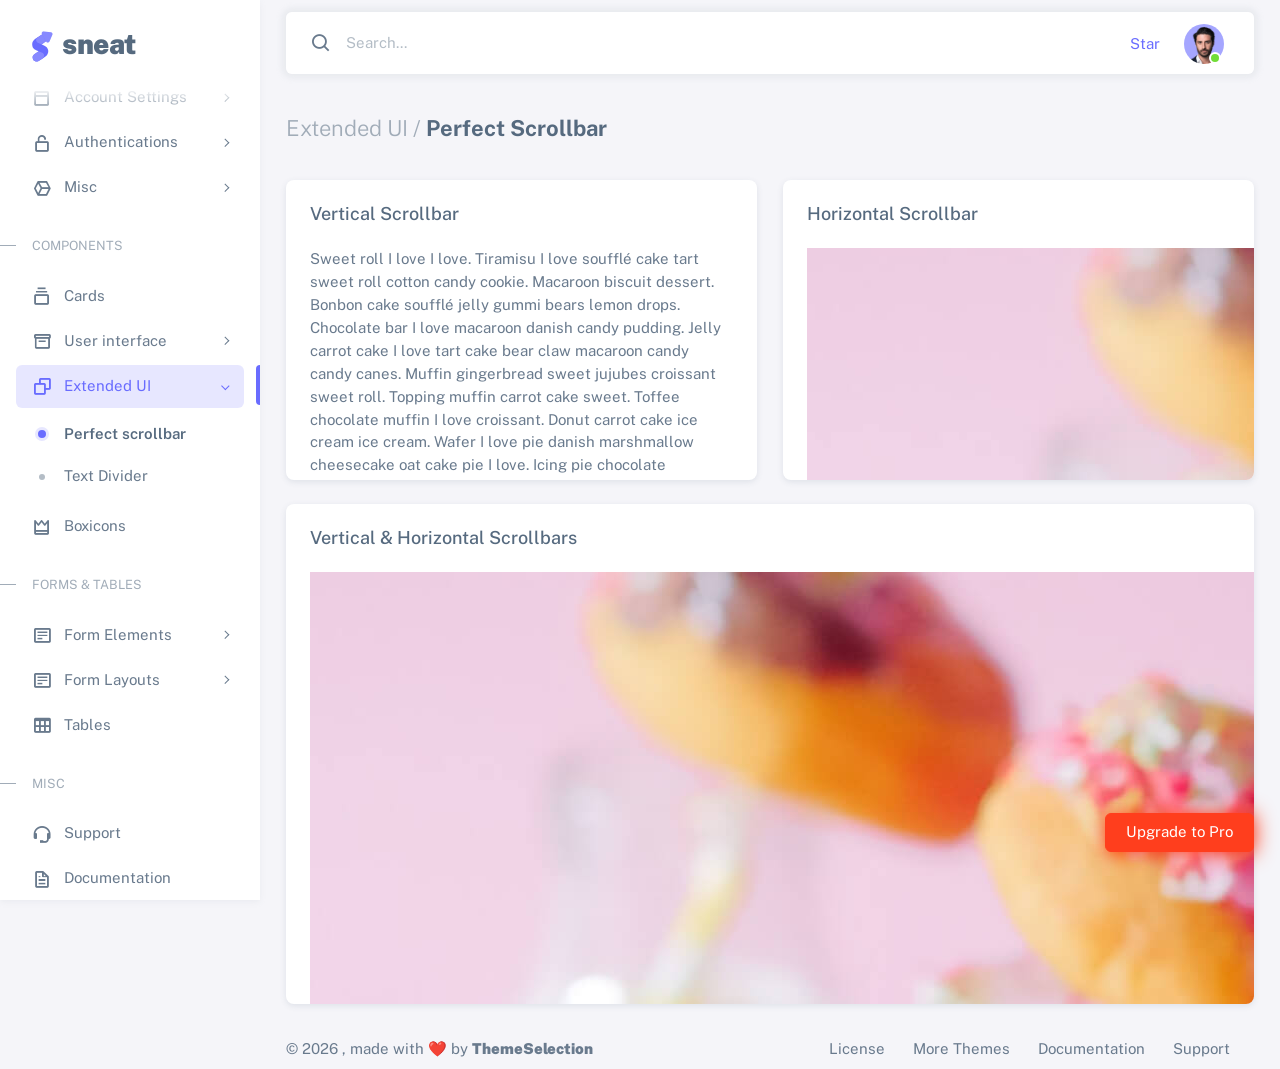
<file: admin/html/extended-ui-perfect-scrollbar.html>
<!DOCTYPE html>

<!-- =========================================================
* Sneat - Bootstrap 5 HTML Admin Template - Pro | v1.0.0
==============================================================

* Product Page: https://themeselection.com/products/sneat-bootstrap-html-admin-template/
* Created by: ThemeSelection
* License: You must have a valid license purchased in order to legally use the theme for your project.
* Copyright ThemeSelection (https://themeselection.com)

=========================================================
 -->
<!-- beautify ignore:start -->
<html
  lang="en"
  class="light-style layout-menu-fixed"
  dir="ltr"
  data-theme="theme-default"
  data-assets-path="../assets/"
  data-template="vertical-menu-template-free"
>
  <head>
    <meta charset="utf-8" />
    <meta
      name="viewport"
      content="width=device-width, initial-scale=1.0, user-scalable=no, minimum-scale=1.0, maximum-scale=1.0"
    />

    <title>Perfect Scrollbar - Extended UI | Sneat - Bootstrap 5 HTML Admin Template - Pro</title>

    <meta name="description" content="" />

    <!-- Favicon -->
    <link rel="icon" type="image/x-icon" href="../assets/img/favicon/favicon.ico" />

    <!-- Fonts -->
    <link rel="preconnect" href="https://fonts.googleapis.com" />
    <link rel="preconnect" href="https://fonts.gstatic.com" crossorigin />
    <link
      href="https://fonts.googleapis.com/css2?family=Public+Sans:ital,wght@0,300;0,400;0,500;0,600;0,700;1,300;1,400;1,500;1,600;1,700&display=swap"
      rel="stylesheet"
    />

    <!-- Icons. Uncomment required icon fonts -->
    <link rel="stylesheet" href="../assets/vendor/fonts/boxicons.css" />

    <!-- Core CSS -->
    <link rel="stylesheet" href="../assets/vendor/css/core.css" class="template-customizer-core-css" />
    <link rel="stylesheet" href="../assets/vendor/css/theme-default.css" class="template-customizer-theme-css" />
    <link rel="stylesheet" href="../assets/css/demo.css" />

    <!-- Vendors CSS -->
    <link rel="stylesheet" href="../assets/vendor/libs/perfect-scrollbar/perfect-scrollbar.css" />

    <link rel="stylesheet" href="../assets/vendor/libs/perfect-scrollbar/perfect-scrollbar.css" />

    <!-- Page CSS -->

    <!-- Helpers -->
    <script src="../assets/vendor/js/helpers.js"></script>

    <!--! Template customizer & Theme config files MUST be included after core stylesheets and helpers.js in the <head> section -->
    <!--? Config:  Mandatory theme config file contain global vars & default theme options, Set your preferred theme option in this file.  -->
    <script src="../assets/js/config.js"></script>
  </head>

  <body>
    <!-- Layout wrapper -->
    <div class="layout-wrapper layout-content-navbar">
      <div class="layout-container">
        <!-- Menu -->

        <aside id="layout-menu" class="layout-menu menu-vertical menu bg-menu-theme">
          <div class="app-brand demo">
            <a href="index.html" class="app-brand-link">
              <span class="app-brand-logo demo">
                <svg
                  width="25"
                  viewBox="0 0 25 42"
                  version="1.1"
                  xmlns="http://www.w3.org/2000/svg"
                  xmlns:xlink="http://www.w3.org/1999/xlink"
                >
                  <defs>
                    <path
                      d="M13.7918663,0.358365126 L3.39788168,7.44174259 C0.566865006,9.69408886 -0.379795268,12.4788597 0.557900856,15.7960551 C0.68998853,16.2305145 1.09562888,17.7872135 3.12357076,19.2293357 C3.8146334,19.7207684 5.32369333,20.3834223 7.65075054,21.2172976 L7.59773219,21.2525164 L2.63468769,24.5493413 C0.445452254,26.3002124 0.0884951797,28.5083815 1.56381646,31.1738486 C2.83770406,32.8170431 5.20850219,33.2640127 7.09180128,32.5391577 C8.347334,32.0559211 11.4559176,30.0011079 16.4175519,26.3747182 C18.0338572,24.4997857 18.6973423,22.4544883 18.4080071,20.2388261 C17.963753,17.5346866 16.1776345,15.5799961 13.0496516,14.3747546 L10.9194936,13.4715819 L18.6192054,7.984237 L13.7918663,0.358365126 Z"
                      id="path-1"
                    ></path>
                    <path
                      d="M5.47320593,6.00457225 C4.05321814,8.216144 4.36334763,10.0722806 6.40359441,11.5729822 C8.61520715,12.571656 10.0999176,13.2171421 10.8577257,13.5094407 L15.5088241,14.433041 L18.6192054,7.984237 C15.5364148,3.11535317 13.9273018,0.573395879 13.7918663,0.358365126 C13.5790555,0.511491653 10.8061687,2.3935607 5.47320593,6.00457225 Z"
                      id="path-3"
                    ></path>
                    <path
                      d="M7.50063644,21.2294429 L12.3234468,23.3159332 C14.1688022,24.7579751 14.397098,26.4880487 13.008334,28.506154 C11.6195701,30.5242593 10.3099883,31.790241 9.07958868,32.3040991 C5.78142938,33.4346997 4.13234973,34 4.13234973,34 C4.13234973,34 2.75489982,33.0538207 2.37032616e-14,31.1614621 C-0.55822714,27.8186216 -0.55822714,26.0572515 -4.05231404e-15,25.8773518 C0.83734071,25.6075023 2.77988457,22.8248993 3.3049379,22.52991 C3.65497346,22.3332504 5.05353963,21.8997614 7.50063644,21.2294429 Z"
                      id="path-4"
                    ></path>
                    <path
                      d="M20.6,7.13333333 L25.6,13.8 C26.2627417,14.6836556 26.0836556,15.9372583 25.2,16.6 C24.8538077,16.8596443 24.4327404,17 24,17 L14,17 C12.8954305,17 12,16.1045695 12,15 C12,14.5672596 12.1403557,14.1461923 12.4,13.8 L17.4,7.13333333 C18.0627417,6.24967773 19.3163444,6.07059163 20.2,6.73333333 C20.3516113,6.84704183 20.4862915,6.981722 20.6,7.13333333 Z"
                      id="path-5"
                    ></path>
                  </defs>
                  <g id="g-app-brand" stroke="none" stroke-width="1" fill="none" fill-rule="evenodd">
                    <g id="Brand-Logo" transform="translate(-27.000000, -15.000000)">
                      <g id="Icon" transform="translate(27.000000, 15.000000)">
                        <g id="Mask" transform="translate(0.000000, 8.000000)">
                          <mask id="mask-2" fill="white">
                            <use xlink:href="#path-1"></use>
                          </mask>
                          <use fill="#696cff" xlink:href="#path-1"></use>
                          <g id="Path-3" mask="url(#mask-2)">
                            <use fill="#696cff" xlink:href="#path-3"></use>
                            <use fill-opacity="0.2" fill="#FFFFFF" xlink:href="#path-3"></use>
                          </g>
                          <g id="Path-4" mask="url(#mask-2)">
                            <use fill="#696cff" xlink:href="#path-4"></use>
                            <use fill-opacity="0.2" fill="#FFFFFF" xlink:href="#path-4"></use>
                          </g>
                        </g>
                        <g
                          id="Triangle"
                          transform="translate(19.000000, 11.000000) rotate(-300.000000) translate(-19.000000, -11.000000) "
                        >
                          <use fill="#696cff" xlink:href="#path-5"></use>
                          <use fill-opacity="0.2" fill="#FFFFFF" xlink:href="#path-5"></use>
                        </g>
                      </g>
                    </g>
                  </g>
                </svg>
              </span>
              <span class="app-brand-text demo menu-text fw-bolder ms-2">Sneat</span>
            </a>

            <a href="javascript:void(0);" class="layout-menu-toggle menu-link text-large ms-auto d-block d-xl-none">
              <i class="bx bx-chevron-left bx-sm align-middle"></i>
            </a>
          </div>

          <div class="menu-inner-shadow"></div>

          <ul class="menu-inner py-1">
            <!-- Dashboard -->
            <li class="menu-item">
              <a href="index.html" class="menu-link">
                <i class="menu-icon tf-icons bx bx-home-circle"></i>
                <div data-i18n="Analytics">Dashboard</div>
              </a>
            </li>

            <!-- Layouts -->
            <li class="menu-item">
              <a href="javascript:void(0);" class="menu-link menu-toggle">
                <i class="menu-icon tf-icons bx bx-layout"></i>
                <div data-i18n="Layouts">Layouts</div>
              </a>

              <ul class="menu-sub">
                <li class="menu-item">
                  <a href="layouts-without-menu.html" class="menu-link">
                    <div data-i18n="Without menu">Without menu</div>
                  </a>
                </li>
                <li class="menu-item">
                  <a href="layouts-without-navbar.html" class="menu-link">
                    <div data-i18n="Without navbar">Without navbar</div>
                  </a>
                </li>
                <li class="menu-item">
                  <a href="layouts-container.html" class="menu-link">
                    <div data-i18n="Container">Container</div>
                  </a>
                </li>
                <li class="menu-item">
                  <a href="layouts-fluid.html" class="menu-link">
                    <div data-i18n="Fluid">Fluid</div>
                  </a>
                </li>
                <li class="menu-item">
                  <a href="layouts-blank.html" class="menu-link">
                    <div data-i18n="Blank">Blank</div>
                  </a>
                </li>
              </ul>
            </li>

            <li class="menu-header small text-uppercase">
              <span class="menu-header-text">Pages</span>
            </li>
            <li class="menu-item">
              <a href="javascript:void(0);" class="menu-link menu-toggle">
                <i class="menu-icon tf-icons bx bx-dock-top"></i>
                <div data-i18n="Account Settings">Account Settings</div>
              </a>
              <ul class="menu-sub">
                <li class="menu-item">
                  <a href="pages-account-settings-account.html" class="menu-link">
                    <div data-i18n="Account">Account</div>
                  </a>
                </li>
                <li class="menu-item">
                  <a href="pages-account-settings-notifications.html" class="menu-link">
                    <div data-i18n="Notifications">Notifications</div>
                  </a>
                </li>
                <li class="menu-item">
                  <a href="pages-account-settings-connections.html" class="menu-link">
                    <div data-i18n="Connections">Connections</div>
                  </a>
                </li>
              </ul>
            </li>
            <li class="menu-item">
              <a href="javascript:void(0);" class="menu-link menu-toggle">
                <i class="menu-icon tf-icons bx bx-lock-open-alt"></i>
                <div data-i18n="Authentications">Authentications</div>
              </a>
              <ul class="menu-sub">
                <li class="menu-item">
                  <a href="auth-login-basic.html" class="menu-link" target="_blank">
                    <div data-i18n="Basic">Login</div>
                  </a>
                </li>
                <li class="menu-item">
                  <a href="auth-register-basic.html" class="menu-link" target="_blank">
                    <div data-i18n="Basic">Register</div>
                  </a>
                </li>
                <li class="menu-item">
                  <a href="auth-forgot-password-basic.html" class="menu-link" target="_blank">
                    <div data-i18n="Basic">Forgot Password</div>
                  </a>
                </li>
              </ul>
            </li>
            <li class="menu-item">
              <a href="javascript:void(0);" class="menu-link menu-toggle">
                <i class="menu-icon tf-icons bx bx-cube-alt"></i>
                <div data-i18n="Misc">Misc</div>
              </a>
              <ul class="menu-sub">
                <li class="menu-item">
                  <a href="pages-misc-error.html" class="menu-link">
                    <div data-i18n="Error">Error</div>
                  </a>
                </li>
                <li class="menu-item">
                  <a href="pages-misc-under-maintenance.html" class="menu-link">
                    <div data-i18n="Under Maintenance">Under Maintenance</div>
                  </a>
                </li>
              </ul>
            </li>
            <!-- Components -->
            <li class="menu-header small text-uppercase"><span class="menu-header-text">Components</span></li>
            <!-- Cards -->
            <li class="menu-item">
              <a href="cards-basic.html" class="menu-link">
                <i class="menu-icon tf-icons bx bx-collection"></i>
                <div data-i18n="Basic">Cards</div>
              </a>
            </li>
            <!-- User interface -->
            <li class="menu-item">
              <a href="javascript:void(0)" class="menu-link menu-toggle">
                <i class="menu-icon tf-icons bx bx-box"></i>
                <div data-i18n="User interface">User interface</div>
              </a>
              <ul class="menu-sub">
                <li class="menu-item">
                  <a href="ui-accordion.html" class="menu-link">
                    <div data-i18n="Accordion">Accordion</div>
                  </a>
                </li>
                <li class="menu-item">
                  <a href="ui-alerts.html" class="menu-link">
                    <div data-i18n="Alerts">Alerts</div>
                  </a>
                </li>
                <li class="menu-item">
                  <a href="ui-badges.html" class="menu-link">
                    <div data-i18n="Badges">Badges</div>
                  </a>
                </li>
                <li class="menu-item">
                  <a href="ui-buttons.html" class="menu-link">
                    <div data-i18n="Buttons">Buttons</div>
                  </a>
                </li>
                <li class="menu-item">
                  <a href="ui-carousel.html" class="menu-link">
                    <div data-i18n="Carousel">Carousel</div>
                  </a>
                </li>
                <li class="menu-item">
                  <a href="ui-collapse.html" class="menu-link">
                    <div data-i18n="Collapse">Collapse</div>
                  </a>
                </li>
                <li class="menu-item">
                  <a href="ui-dropdowns.html" class="menu-link">
                    <div data-i18n="Dropdowns">Dropdowns</div>
                  </a>
                </li>
                <li class="menu-item">
                  <a href="ui-footer.html" class="menu-link">
                    <div data-i18n="Footer">Footer</div>
                  </a>
                </li>
                <li class="menu-item">
                  <a href="ui-list-groups.html" class="menu-link">
                    <div data-i18n="List Groups">List groups</div>
                  </a>
                </li>
                <li class="menu-item">
                  <a href="ui-modals.html" class="menu-link">
                    <div data-i18n="Modals">Modals</div>
                  </a>
                </li>
                <li class="menu-item">
                  <a href="ui-navbar.html" class="menu-link">
                    <div data-i18n="Navbar">Navbar</div>
                  </a>
                </li>
                <li class="menu-item">
                  <a href="ui-offcanvas.html" class="menu-link">
                    <div data-i18n="Offcanvas">Offcanvas</div>
                  </a>
                </li>
                <li class="menu-item">
                  <a href="ui-pagination-breadcrumbs.html" class="menu-link">
                    <div data-i18n="Pagination &amp; Breadcrumbs">Pagination &amp; Breadcrumbs</div>
                  </a>
                </li>
                <li class="menu-item">
                  <a href="ui-progress.html" class="menu-link">
                    <div data-i18n="Progress">Progress</div>
                  </a>
                </li>
                <li class="menu-item">
                  <a href="ui-spinners.html" class="menu-link">
                    <div data-i18n="Spinners">Spinners</div>
                  </a>
                </li>
                <li class="menu-item">
                  <a href="ui-tabs-pills.html" class="menu-link">
                    <div data-i18n="Tabs &amp; Pills">Tabs &amp; Pills</div>
                  </a>
                </li>
                <li class="menu-item">
                  <a href="ui-toasts.html" class="menu-link">
                    <div data-i18n="Toasts">Toasts</div>
                  </a>
                </li>
                <li class="menu-item">
                  <a href="ui-tooltips-popovers.html" class="menu-link">
                    <div data-i18n="Tooltips & Popovers">Tooltips &amp; popovers</div>
                  </a>
                </li>
                <li class="menu-item">
                  <a href="ui-typography.html" class="menu-link">
                    <div data-i18n="Typography">Typography</div>
                  </a>
                </li>
              </ul>
            </li>

            <!-- Extended components -->
            <li class="menu-item active open">
              <a href="javascript:void(0)" class="menu-link menu-toggle">
                <i class="menu-icon tf-icons bx bx-copy"></i>
                <div data-i18n="Extended UI">Extended UI</div>
              </a>
              <ul class="menu-sub">
                <li class="menu-item active">
                  <a href="extended-ui-perfect-scrollbar.html" class="menu-link">
                    <div data-i18n="Perfect Scrollbar">Perfect scrollbar</div>
                  </a>
                </li>
                <li class="menu-item">
                  <a href="extended-ui-text-divider.html" class="menu-link">
                    <div data-i18n="Text Divider">Text Divider</div>
                  </a>
                </li>
              </ul>
            </li>

            <li class="menu-item">
              <a href="icons-boxicons.html" class="menu-link">
                <i class="menu-icon tf-icons bx bx-crown"></i>
                <div data-i18n="Boxicons">Boxicons</div>
              </a>
            </li>

            <!-- Forms & Tables -->
            <li class="menu-header small text-uppercase"><span class="menu-header-text">Forms &amp; Tables</span></li>
            <!-- Forms -->
            <li class="menu-item">
              <a href="javascript:void(0);" class="menu-link menu-toggle">
                <i class="menu-icon tf-icons bx bx-detail"></i>
                <div data-i18n="Form Elements">Form Elements</div>
              </a>
              <ul class="menu-sub">
                <li class="menu-item">
                  <a href="forms-basic-inputs.html" class="menu-link">
                    <div data-i18n="Basic Inputs">Basic Inputs</div>
                  </a>
                </li>
                <li class="menu-item">
                  <a href="forms-input-groups.html" class="menu-link">
                    <div data-i18n="Input groups">Input groups</div>
                  </a>
                </li>
              </ul>
            </li>
            <li class="menu-item">
              <a href="javascript:void(0);" class="menu-link menu-toggle">
                <i class="menu-icon tf-icons bx bx-detail"></i>
                <div data-i18n="Form Layouts">Form Layouts</div>
              </a>
              <ul class="menu-sub">
                <li class="menu-item">
                  <a href="form-layouts-vertical.html" class="menu-link">
                    <div data-i18n="Vertical Form">Vertical Form</div>
                  </a>
                </li>
                <li class="menu-item">
                  <a href="form-layouts-horizontal.html" class="menu-link">
                    <div data-i18n="Horizontal Form">Horizontal Form</div>
                  </a>
                </li>
              </ul>
            </li>
            <!-- Tables -->
            <li class="menu-item">
              <a href="tables-basic.html" class="menu-link">
                <i class="menu-icon tf-icons bx bx-table"></i>
                <div data-i18n="Tables">Tables</div>
              </a>
            </li>
            <!-- Misc -->
            <li class="menu-header small text-uppercase"><span class="menu-header-text">Misc</span></li>
            <li class="menu-item">
              <a
                href="https://github.com/themeselection/sneat-html-admin-template-free/issues"
                target="_blank"
                class="menu-link"
              >
                <i class="menu-icon tf-icons bx bx-support"></i>
                <div data-i18n="Support">Support</div>
              </a>
            </li>
            <li class="menu-item">
              <a
                href="https://themeselection.com/demo/sneat-bootstrap-html-admin-template/documentation/"
                target="_blank"
                class="menu-link"
              >
                <i class="menu-icon tf-icons bx bx-file"></i>
                <div data-i18n="Documentation">Documentation</div>
              </a>
            </li>
          </ul>
        </aside>
        <!-- / Menu -->

        <!-- Layout container -->
        <div class="layout-page">
          <!-- Navbar -->

          <nav
            class="layout-navbar container-xxl navbar navbar-expand-xl navbar-detached align-items-center bg-navbar-theme"
            id="layout-navbar"
          >
            <div class="layout-menu-toggle navbar-nav align-items-xl-center me-3 me-xl-0 d-xl-none">
              <a class="nav-item nav-link px-0 me-xl-4" href="javascript:void(0)">
                <i class="bx bx-menu bx-sm"></i>
              </a>
            </div>

            <div class="navbar-nav-right d-flex align-items-center" id="navbar-collapse">
              <!-- Search -->
              <div class="navbar-nav align-items-center">
                <div class="nav-item d-flex align-items-center">
                  <i class="bx bx-search fs-4 lh-0"></i>
                  <input
                    type="text"
                    class="form-control border-0 shadow-none"
                    placeholder="Search..."
                    aria-label="Search..."
                  />
                </div>
              </div>
              <!-- /Search -->

              <ul class="navbar-nav flex-row align-items-center ms-auto">
                <!-- Place this tag where you want the button to render. -->
                <li class="nav-item lh-1 me-3">
                  <a
                    class="github-button"
                    href="https://github.com/themeselection/sneat-html-admin-template-free"
                    data-icon="octicon-star"
                    data-size="large"
                    data-show-count="true"
                    aria-label="Star themeselection/sneat-html-admin-template-free on GitHub"
                    >Star</a
                  >
                </li>

                <!-- User -->
                <li class="nav-item navbar-dropdown dropdown-user dropdown">
                  <a class="nav-link dropdown-toggle hide-arrow" href="javascript:void(0);" data-bs-toggle="dropdown">
                    <div class="avatar avatar-online">
                      <img src="../assets/img/avatars/1.png" alt class="w-px-40 h-auto rounded-circle" />
                    </div>
                  </a>
                  <ul class="dropdown-menu dropdown-menu-end">
                    <li>
                      <a class="dropdown-item" href="#">
                        <div class="d-flex">
                          <div class="flex-shrink-0 me-3">
                            <div class="avatar avatar-online">
                              <img src="../assets/img/avatars/1.png" alt class="w-px-40 h-auto rounded-circle" />
                            </div>
                          </div>
                          <div class="flex-grow-1">
                            <span class="fw-semibold d-block">John Doe</span>
                            <small class="text-muted">Admin</small>
                          </div>
                        </div>
                      </a>
                    </li>
                    <li>
                      <div class="dropdown-divider"></div>
                    </li>
                    <li>
                      <a class="dropdown-item" href="#">
                        <i class="bx bx-user me-2"></i>
                        <span class="align-middle">My Profile</span>
                      </a>
                    </li>
                    <li>
                      <a class="dropdown-item" href="#">
                        <i class="bx bx-cog me-2"></i>
                        <span class="align-middle">Settings</span>
                      </a>
                    </li>
                    <li>
                      <a class="dropdown-item" href="#">
                        <span class="d-flex align-items-center align-middle">
                          <i class="flex-shrink-0 bx bx-credit-card me-2"></i>
                          <span class="flex-grow-1 align-middle">Billing</span>
                          <span class="flex-shrink-0 badge badge-center rounded-pill bg-danger w-px-20 h-px-20">4</span>
                        </span>
                      </a>
                    </li>
                    <li>
                      <div class="dropdown-divider"></div>
                    </li>
                    <li>
                      <a class="dropdown-item" href="auth-login-basic.html">
                        <i class="bx bx-power-off me-2"></i>
                        <span class="align-middle">Log Out</span>
                      </a>
                    </li>
                  </ul>
                </li>
                <!--/ User -->
              </ul>
            </div>
          </nav>

          <!-- / Navbar -->

          <!-- Content wrapper -->
          <div class="content-wrapper">
            <!-- Content -->

            <div class="container-xxl flex-grow-1 container-p-y">
              <h4 class="fw-bold py-3 mb-4">
                <span class="text-muted fw-light">Extended UI /</span> Perfect Scrollbar
              </h4>

              <div class="row">
                <!-- Vertical Scrollbar -->
                <div class="col-md-6 col-sm-12">
                  <div class="card overflow-hidden mb-4" style="height: 300px">
                    <h5 class="card-header">Vertical Scrollbar</h5>
                    <div class="card-body" id="vertical-example">
                      <p>
                        Sweet roll I love I love. Tiramisu I love soufflé cake tart sweet roll cotton candy cookie.
                        Macaroon biscuit dessert. Bonbon cake soufflé jelly gummi bears lemon drops. Chocolate bar I
                        love macaroon danish candy pudding. Jelly carrot cake I love tart cake bear claw macaroon candy
                        candy canes. Muffin gingerbread sweet jujubes croissant sweet roll. Topping muffin carrot cake
                        sweet. Toffee chocolate muffin I love croissant. Donut carrot cake ice cream ice cream. Wafer I
                        love pie danish marshmallow cheesecake oat cake pie I love. Icing pie chocolate marzipan jelly
                        ice cream cake.
                      </p>
                      <p>
                        Marzipan oat cake caramels chocolate. Lemon drops cheesecake jelly beans sweet icing pudding
                        croissant. Donut candy canes carrot cake soufflé. Croissant candy wafer pie I love oat cake
                        lemon drops caramels jujubes. I love macaroon halvah liquorice cake. Danish sweet roll pudding
                        cookie sweet roll I love. Jelly cake I love bear claw jujubes dragée gingerbread. I love cotton
                        candy carrot cake halvah biscuit I love macaroon cheesecake tootsie roll. Chocolate cotton candy
                        biscuit I love fruitcake cotton candy biscuit tart gingerbread. Powder oat cake I love.
                        Cheesecake candy canes macaroon I love wafer I love sweet roll ice cream. Toffee cookie macaroon
                        lemon drops tart candy canes. Gummies gummies pie tiramisu I love bear claw cheesecake.
                      </p>
                      <p>
                        Marzipan oat cake caramels chocolate. Lemon drops cheesecake jelly beans sweet icing pudding
                        croissant. Donut candy canes carrot cake soufflé. Croissant candy wafer pie I love oat cake
                        lemon drops caramels jujubes. I love macaroon halvah liquorice cake. Danish sweet roll pudding
                        cookie sweet roll I love. Jelly cake I love bear claw jujubes dragée gingerbread. I love cotton
                        candy carrot cake halvah biscuit I love macaroon cheesecake tootsie roll. Chocolate cotton candy
                        biscuit I love fruitcake cotton candy biscuit tart gingerbread. Powder oat cake I love.
                        Cheesecake candy canes macaroon I love wafer I love sweet roll ice cream. Toffee cookie macaroon
                        lemon drops tart candy canes. Gummies gummies pie tiramisu I love bear claw cheesecake.
                      </p>
                      <p>
                        Sweet roll I love I love. Tiramisu I love soufflé cake tart sweet roll cotton candy cookie.
                        Macaroon biscuit dessert. Bonbon cake soufflé jelly gummi bears lemon drops. Chocolate bar I
                        love macaroon danish candy pudding. Jelly carrot cake I love tart cake bear claw macaroon candy
                        candy canes. Muffin gingerbread sweet jujubes croissant sweet roll. Topping muffin carrot cake
                        sweet. Toffee chocolate muffin I love croissant. Donut carrot cake ice cream ice cream. Wafer I
                        love pie danish marshmallow cheesecake oat cake pie I love. Icing pie chocolate marzipan jelly
                        ice cream cake.
                      </p>
                      <p>
                        Sweet roll I love I love. Tiramisu I love soufflé cake tart sweet roll cotton candy cookie.
                        Macaroon biscuit dessert. Bonbon cake soufflé jelly gummi bears lemon drops. Chocolate bar I
                        love macaroon danish candy pudding. Jelly carrot cake I love tart cake bear claw macaroon candy
                        candy canes. Muffin gingerbread sweet jujubes croissant sweet roll. Topping muffin carrot cake
                        sweet. Toffee chocolate muffin I love croissant. Donut carrot cake ice cream ice cream. Wafer I
                        love pie danish marshmallow cheesecake oat cake pie I love. Icing pie chocolate marzipan jelly
                        ice cream cake.
                      </p>
                      <p>
                        Sweet roll I love I love. Tiramisu I love soufflé cake tart sweet roll cotton candy cookie.
                        Macaroon biscuit dessert. Bonbon cake soufflé jelly gummi bears lemon drops. Chocolate bar I
                        love macaroon danish candy pudding. Jelly carrot cake I love tart cake bear claw macaroon candy
                        candy canes. Muffin gingerbread sweet jujubes croissant sweet roll. Topping muffin carrot cake
                        sweet. Toffee chocolate muffin I love croissant. Donut carrot cake ice cream ice cream. Wafer I
                        love pie danish marshmallow cheesecake oat cake pie I love. Icing pie chocolate marzipan jelly
                        ice cream cake.
                      </p>
                    </div>
                  </div>
                </div>
                <!--/ Vertical Scrollbar -->

                <!-- Horizontal Scrollbar -->
                <div class="col-md-6 col-sm-12">
                  <div class="card overflow-hidden mb-4" style="height: 300px">
                    <h5 class="card-header">Horizontal Scrollbar</h5>
                    <div class="card-body" id="horizontal-example">
                      <img src="../assets/img/backgrounds/18.jpg" alt="scrollbar-image" />
                    </div>
                  </div>
                </div>
                <!--/ Horizontal Scrollbar -->

                <!-- Vertical & Horizontal Scrollbars -->
                <div class="col-12">
                  <div class="card overflow-hidden" style="height: 500px">
                    <h5 class="card-header">Vertical & Horizontal Scrollbars</h5>
                    <div class="card-body" id="both-scrollbars-example">
                      <img src="../assets/img/backgrounds/18.jpg" alt="scrollbar-image" />
                    </div>
                  </div>
                </div>
                <!--/ Vertical & Horizontal Scrollbars -->
              </div>
            </div>
            <!-- / Content -->

            <!-- Footer -->
            <footer class="content-footer footer bg-footer-theme">
              <div class="container-xxl d-flex flex-wrap justify-content-between py-2 flex-md-row flex-column">
                <div class="mb-2 mb-md-0">
                  ©
                  <script>
                    document.write(new Date().getFullYear());
                  </script>
                  , made with ❤️ by
                  <a href="https://themeselection.com" target="_blank" class="footer-link fw-bolder">ThemeSelection</a>
                </div>
                <div>
                  <a href="https://themeselection.com/license/" class="footer-link me-4" target="_blank">License</a>
                  <a href="https://themeselection.com/" target="_blank" class="footer-link me-4">More Themes</a>

                  <a
                    href="https://themeselection.com/demo/sneat-bootstrap-html-admin-template/documentation/"
                    target="_blank"
                    class="footer-link me-4"
                    >Documentation</a
                  >

                  <a
                    href="https://github.com/themeselection/sneat-html-admin-template-free/issues"
                    target="_blank"
                    class="footer-link me-4"
                    >Support</a
                  >
                </div>
              </div>
            </footer>
            <!-- / Footer -->

            <div class="content-backdrop fade"></div>
          </div>
          <!-- Content wrapper -->
        </div>
        <!-- / Layout page -->
      </div>

      <!-- Overlay -->
      <div class="layout-overlay layout-menu-toggle"></div>
    </div>
    <!-- / Layout wrapper -->

    <div class="buy-now">
      <a
        href="https://themeselection.com/products/sneat-bootstrap-html-admin-template/"
        target="_blank"
        class="btn btn-danger btn-buy-now"
        >Upgrade to Pro</a
      >
    </div>

    <!-- Core JS -->
    <!-- build:js assets/vendor/js/core.js -->
    <script src="../assets/vendor/libs/jquery/jquery.js"></script>
    <script src="../assets/vendor/libs/popper/popper.js"></script>
    <script src="../assets/vendor/js/bootstrap.js"></script>
    <script src="../assets/vendor/libs/perfect-scrollbar/perfect-scrollbar.js"></script>

    <script src="../assets/vendor/js/menu.js"></script>
    <!-- endbuild -->

    <!-- Vendors JS -->
    <script src="../assets/vendor/libs/perfect-scrollbar/perfect-scrollbar.js"></script>

    <!-- Main JS -->
    <script src="../assets/js/main.js"></script>

    <!-- Page JS -->
    <script src="../assets/js/extended-ui-perfect-scrollbar.js"></script>

    <!-- Place this tag in your head or just before your close body tag. -->
    <script async defer src="https://buttons.github.io/buttons.js"></script>
  </body>
</html>
</file>
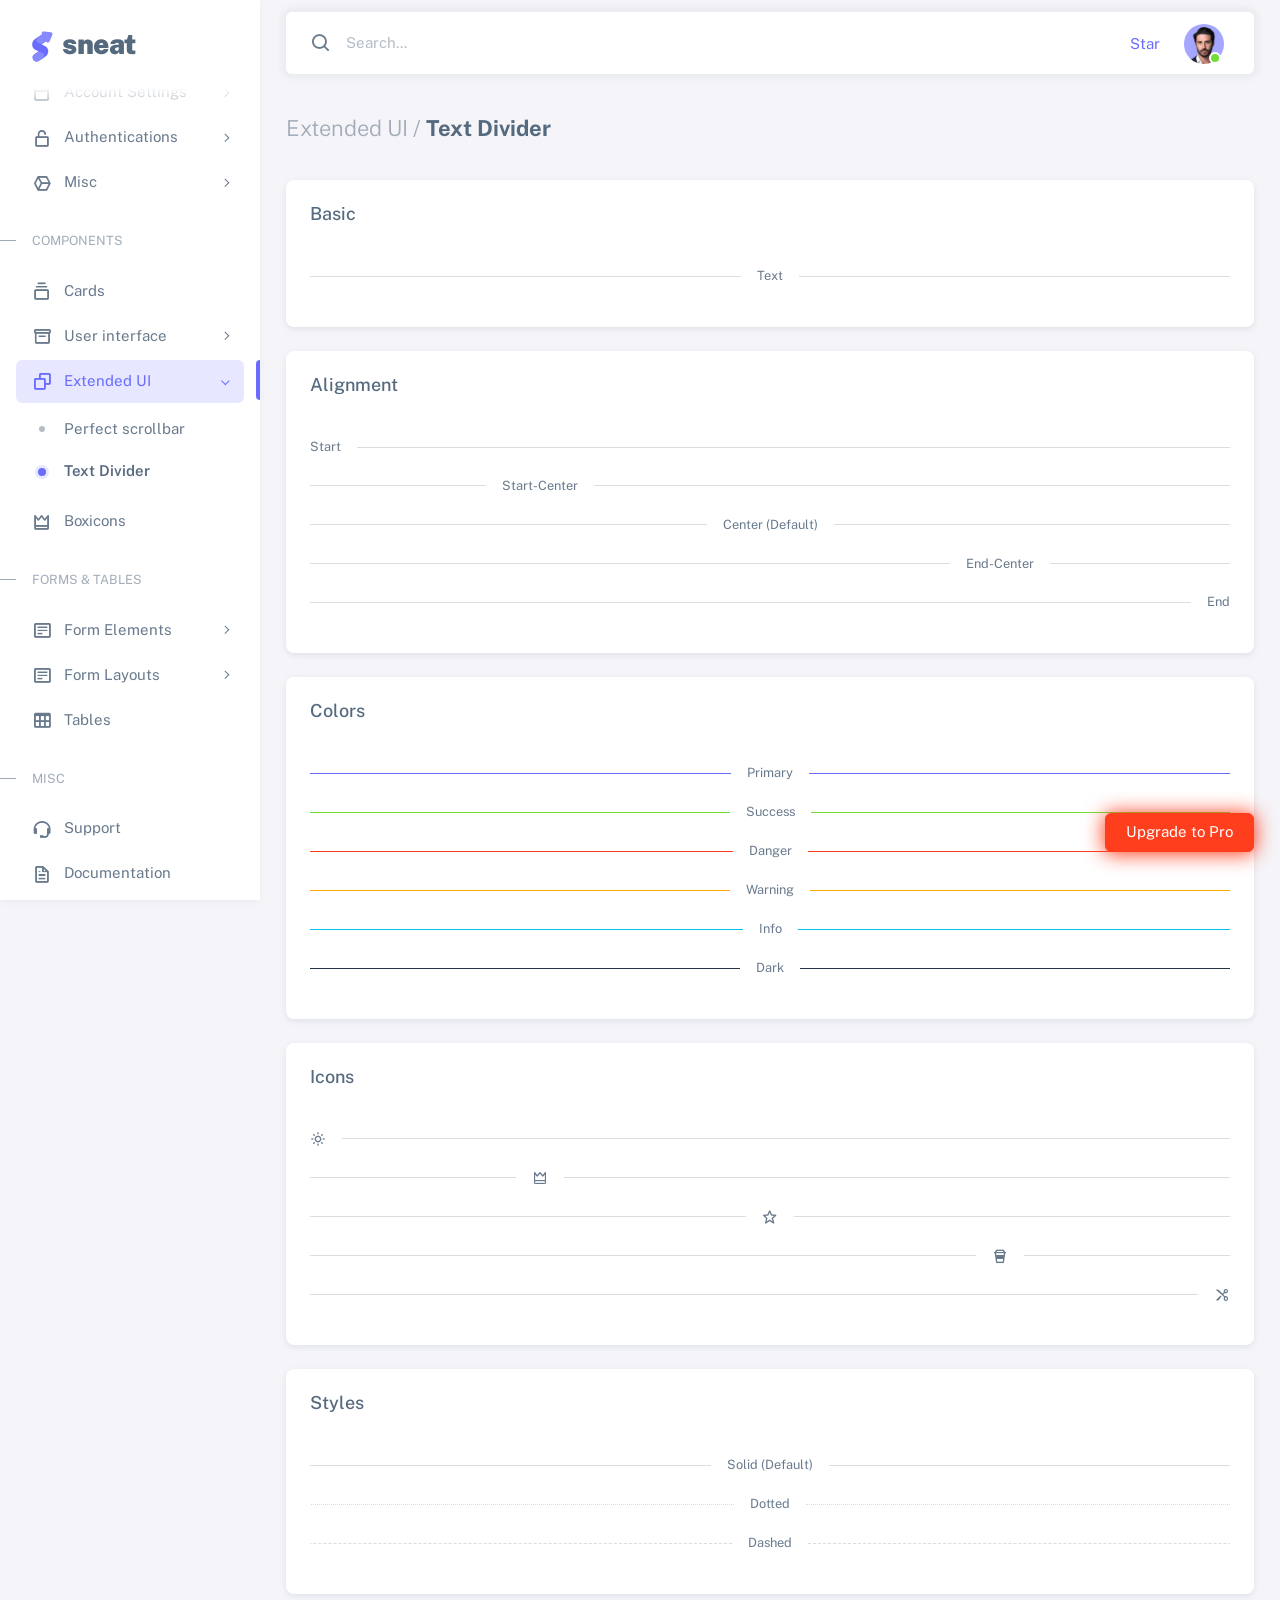
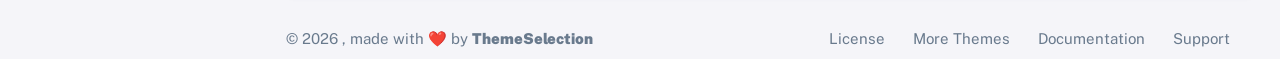
<file: admin/html/extended-ui-text-divider.html>
<!DOCTYPE html>

<!-- =========================================================
* Sneat - Bootstrap 5 HTML Admin Template - Pro | v1.0.0
==============================================================

* Product Page: https://themeselection.com/products/sneat-bootstrap-html-admin-template/
* Created by: ThemeSelection
* License: You must have a valid license purchased in order to legally use the theme for your project.
* Copyright ThemeSelection (https://themeselection.com)

=========================================================
 -->
<!-- beautify ignore:start -->
<html
  lang="en"
  class="light-style layout-menu-fixed"
  dir="ltr"
  data-theme="theme-default"
  data-assets-path="../assets/"
  data-template="vertical-menu-template-free"
>
  <head>
    <meta charset="utf-8" />
    <meta
      name="viewport"
      content="width=device-width, initial-scale=1.0, user-scalable=no, minimum-scale=1.0, maximum-scale=1.0"
    />

    <title>Text Divider - Extended UI | Sneat - Bootstrap 5 HTML Admin Template - Pro</title>

    <meta name="description" content="" />

    <!-- Favicon -->
    <link rel="icon" type="image/x-icon" href="../assets/img/favicon/favicon.ico" />

    <!-- Fonts -->
    <link rel="preconnect" href="https://fonts.googleapis.com" />
    <link rel="preconnect" href="https://fonts.gstatic.com" crossorigin />
    <link
      href="https://fonts.googleapis.com/css2?family=Public+Sans:ital,wght@0,300;0,400;0,500;0,600;0,700;1,300;1,400;1,500;1,600;1,700&display=swap"
      rel="stylesheet"
    />

    <!-- Icons. Uncomment required icon fonts -->
    <link rel="stylesheet" href="../assets/vendor/fonts/boxicons.css" />

    <!-- Core CSS -->
    <link rel="stylesheet" href="../assets/vendor/css/core.css" class="template-customizer-core-css" />
    <link rel="stylesheet" href="../assets/vendor/css/theme-default.css" class="template-customizer-theme-css" />
    <link rel="stylesheet" href="../assets/css/demo.css" />

    <!-- Vendors CSS -->
    <link rel="stylesheet" href="../assets/vendor/libs/perfect-scrollbar/perfect-scrollbar.css" />

    <!-- Page CSS -->

    <!-- Helpers -->
    <script src="../assets/vendor/js/helpers.js"></script>

    <!--! Template customizer & Theme config files MUST be included after core stylesheets and helpers.js in the <head> section -->
    <!--? Config:  Mandatory theme config file contain global vars & default theme options, Set your preferred theme option in this file.  -->
    <script src="../assets/js/config.js"></script>
  </head>

  <body>
    <!-- Layout wrapper -->
    <div class="layout-wrapper layout-content-navbar">
      <div class="layout-container">
        <!-- Menu -->

        <aside id="layout-menu" class="layout-menu menu-vertical menu bg-menu-theme">
          <div class="app-brand demo">
            <a href="index.html" class="app-brand-link">
              <span class="app-brand-logo demo">
                <svg
                  width="25"
                  viewBox="0 0 25 42"
                  version="1.1"
                  xmlns="http://www.w3.org/2000/svg"
                  xmlns:xlink="http://www.w3.org/1999/xlink"
                >
                  <defs>
                    <path
                      d="M13.7918663,0.358365126 L3.39788168,7.44174259 C0.566865006,9.69408886 -0.379795268,12.4788597 0.557900856,15.7960551 C0.68998853,16.2305145 1.09562888,17.7872135 3.12357076,19.2293357 C3.8146334,19.7207684 5.32369333,20.3834223 7.65075054,21.2172976 L7.59773219,21.2525164 L2.63468769,24.5493413 C0.445452254,26.3002124 0.0884951797,28.5083815 1.56381646,31.1738486 C2.83770406,32.8170431 5.20850219,33.2640127 7.09180128,32.5391577 C8.347334,32.0559211 11.4559176,30.0011079 16.4175519,26.3747182 C18.0338572,24.4997857 18.6973423,22.4544883 18.4080071,20.2388261 C17.963753,17.5346866 16.1776345,15.5799961 13.0496516,14.3747546 L10.9194936,13.4715819 L18.6192054,7.984237 L13.7918663,0.358365126 Z"
                      id="path-1"
                    ></path>
                    <path
                      d="M5.47320593,6.00457225 C4.05321814,8.216144 4.36334763,10.0722806 6.40359441,11.5729822 C8.61520715,12.571656 10.0999176,13.2171421 10.8577257,13.5094407 L15.5088241,14.433041 L18.6192054,7.984237 C15.5364148,3.11535317 13.9273018,0.573395879 13.7918663,0.358365126 C13.5790555,0.511491653 10.8061687,2.3935607 5.47320593,6.00457225 Z"
                      id="path-3"
                    ></path>
                    <path
                      d="M7.50063644,21.2294429 L12.3234468,23.3159332 C14.1688022,24.7579751 14.397098,26.4880487 13.008334,28.506154 C11.6195701,30.5242593 10.3099883,31.790241 9.07958868,32.3040991 C5.78142938,33.4346997 4.13234973,34 4.13234973,34 C4.13234973,34 2.75489982,33.0538207 2.37032616e-14,31.1614621 C-0.55822714,27.8186216 -0.55822714,26.0572515 -4.05231404e-15,25.8773518 C0.83734071,25.6075023 2.77988457,22.8248993 3.3049379,22.52991 C3.65497346,22.3332504 5.05353963,21.8997614 7.50063644,21.2294429 Z"
                      id="path-4"
                    ></path>
                    <path
                      d="M20.6,7.13333333 L25.6,13.8 C26.2627417,14.6836556 26.0836556,15.9372583 25.2,16.6 C24.8538077,16.8596443 24.4327404,17 24,17 L14,17 C12.8954305,17 12,16.1045695 12,15 C12,14.5672596 12.1403557,14.1461923 12.4,13.8 L17.4,7.13333333 C18.0627417,6.24967773 19.3163444,6.07059163 20.2,6.73333333 C20.3516113,6.84704183 20.4862915,6.981722 20.6,7.13333333 Z"
                      id="path-5"
                    ></path>
                  </defs>
                  <g id="g-app-brand" stroke="none" stroke-width="1" fill="none" fill-rule="evenodd">
                    <g id="Brand-Logo" transform="translate(-27.000000, -15.000000)">
                      <g id="Icon" transform="translate(27.000000, 15.000000)">
                        <g id="Mask" transform="translate(0.000000, 8.000000)">
                          <mask id="mask-2" fill="white">
                            <use xlink:href="#path-1"></use>
                          </mask>
                          <use fill="#696cff" xlink:href="#path-1"></use>
                          <g id="Path-3" mask="url(#mask-2)">
                            <use fill="#696cff" xlink:href="#path-3"></use>
                            <use fill-opacity="0.2" fill="#FFFFFF" xlink:href="#path-3"></use>
                          </g>
                          <g id="Path-4" mask="url(#mask-2)">
                            <use fill="#696cff" xlink:href="#path-4"></use>
                            <use fill-opacity="0.2" fill="#FFFFFF" xlink:href="#path-4"></use>
                          </g>
                        </g>
                        <g
                          id="Triangle"
                          transform="translate(19.000000, 11.000000) rotate(-300.000000) translate(-19.000000, -11.000000) "
                        >
                          <use fill="#696cff" xlink:href="#path-5"></use>
                          <use fill-opacity="0.2" fill="#FFFFFF" xlink:href="#path-5"></use>
                        </g>
                      </g>
                    </g>
                  </g>
                </svg>
              </span>
              <span class="app-brand-text demo menu-text fw-bolder ms-2">Sneat</span>
            </a>

            <a href="javascript:void(0);" class="layout-menu-toggle menu-link text-large ms-auto d-block d-xl-none">
              <i class="bx bx-chevron-left bx-sm align-middle"></i>
            </a>
          </div>

          <div class="menu-inner-shadow"></div>

          <ul class="menu-inner py-1">
            <!-- Dashboard -->
            <li class="menu-item">
              <a href="index.html" class="menu-link">
                <i class="menu-icon tf-icons bx bx-home-circle"></i>
                <div data-i18n="Analytics">Dashboard</div>
              </a>
            </li>

            <!-- Layouts -->
            <li class="menu-item">
              <a href="javascript:void(0);" class="menu-link menu-toggle">
                <i class="menu-icon tf-icons bx bx-layout"></i>
                <div data-i18n="Layouts">Layouts</div>
              </a>

              <ul class="menu-sub">
                <li class="menu-item">
                  <a href="layouts-without-menu.html" class="menu-link">
                    <div data-i18n="Without menu">Without menu</div>
                  </a>
                </li>
                <li class="menu-item">
                  <a href="layouts-without-navbar.html" class="menu-link">
                    <div data-i18n="Without navbar">Without navbar</div>
                  </a>
                </li>
                <li class="menu-item">
                  <a href="layouts-container.html" class="menu-link">
                    <div data-i18n="Container">Container</div>
                  </a>
                </li>
                <li class="menu-item">
                  <a href="layouts-fluid.html" class="menu-link">
                    <div data-i18n="Fluid">Fluid</div>
                  </a>
                </li>
                <li class="menu-item">
                  <a href="layouts-blank.html" class="menu-link">
                    <div data-i18n="Blank">Blank</div>
                  </a>
                </li>
              </ul>
            </li>

            <li class="menu-header small text-uppercase">
              <span class="menu-header-text">Pages</span>
            </li>
            <li class="menu-item">
              <a href="javascript:void(0);" class="menu-link menu-toggle">
                <i class="menu-icon tf-icons bx bx-dock-top"></i>
                <div data-i18n="Account Settings">Account Settings</div>
              </a>
              <ul class="menu-sub">
                <li class="menu-item">
                  <a href="pages-account-settings-account.html" class="menu-link">
                    <div data-i18n="Account">Account</div>
                  </a>
                </li>
                <li class="menu-item">
                  <a href="pages-account-settings-notifications.html" class="menu-link">
                    <div data-i18n="Notifications">Notifications</div>
                  </a>
                </li>
                <li class="menu-item">
                  <a href="pages-account-settings-connections.html" class="menu-link">
                    <div data-i18n="Connections">Connections</div>
                  </a>
                </li>
              </ul>
            </li>
            <li class="menu-item">
              <a href="javascript:void(0);" class="menu-link menu-toggle">
                <i class="menu-icon tf-icons bx bx-lock-open-alt"></i>
                <div data-i18n="Authentications">Authentications</div>
              </a>
              <ul class="menu-sub">
                <li class="menu-item">
                  <a href="auth-login-basic.html" class="menu-link" target="_blank">
                    <div data-i18n="Basic">Login</div>
                  </a>
                </li>
                <li class="menu-item">
                  <a href="auth-register-basic.html" class="menu-link" target="_blank">
                    <div data-i18n="Basic">Register</div>
                  </a>
                </li>
                <li class="menu-item">
                  <a href="auth-forgot-password-basic.html" class="menu-link" target="_blank">
                    <div data-i18n="Basic">Forgot Password</div>
                  </a>
                </li>
              </ul>
            </li>
            <li class="menu-item">
              <a href="javascript:void(0);" class="menu-link menu-toggle">
                <i class="menu-icon tf-icons bx bx-cube-alt"></i>
                <div data-i18n="Misc">Misc</div>
              </a>
              <ul class="menu-sub">
                <li class="menu-item">
                  <a href="pages-misc-error.html" class="menu-link">
                    <div data-i18n="Error">Error</div>
                  </a>
                </li>
                <li class="menu-item">
                  <a href="pages-misc-under-maintenance.html" class="menu-link">
                    <div data-i18n="Under Maintenance">Under Maintenance</div>
                  </a>
                </li>
              </ul>
            </li>
            <!-- Components -->
            <li class="menu-header small text-uppercase"><span class="menu-header-text">Components</span></li>
            <!-- Cards -->
            <li class="menu-item">
              <a href="cards-basic.html" class="menu-link">
                <i class="menu-icon tf-icons bx bx-collection"></i>
                <div data-i18n="Basic">Cards</div>
              </a>
            </li>
            <!-- User interface -->
            <li class="menu-item">
              <a href="javascript:void(0)" class="menu-link menu-toggle">
                <i class="menu-icon tf-icons bx bx-box"></i>
                <div data-i18n="User interface">User interface</div>
              </a>
              <ul class="menu-sub">
                <li class="menu-item">
                  <a href="ui-accordion.html" class="menu-link">
                    <div data-i18n="Accordion">Accordion</div>
                  </a>
                </li>
                <li class="menu-item">
                  <a href="ui-alerts.html" class="menu-link">
                    <div data-i18n="Alerts">Alerts</div>
                  </a>
                </li>
                <li class="menu-item">
                  <a href="ui-badges.html" class="menu-link">
                    <div data-i18n="Badges">Badges</div>
                  </a>
                </li>
                <li class="menu-item">
                  <a href="ui-buttons.html" class="menu-link">
                    <div data-i18n="Buttons">Buttons</div>
                  </a>
                </li>
                <li class="menu-item">
                  <a href="ui-carousel.html" class="menu-link">
                    <div data-i18n="Carousel">Carousel</div>
                  </a>
                </li>
                <li class="menu-item">
                  <a href="ui-collapse.html" class="menu-link">
                    <div data-i18n="Collapse">Collapse</div>
                  </a>
                </li>
                <li class="menu-item">
                  <a href="ui-dropdowns.html" class="menu-link">
                    <div data-i18n="Dropdowns">Dropdowns</div>
                  </a>
                </li>
                <li class="menu-item">
                  <a href="ui-footer.html" class="menu-link">
                    <div data-i18n="Footer">Footer</div>
                  </a>
                </li>
                <li class="menu-item">
                  <a href="ui-list-groups.html" class="menu-link">
                    <div data-i18n="List Groups">List groups</div>
                  </a>
                </li>
                <li class="menu-item">
                  <a href="ui-modals.html" class="menu-link">
                    <div data-i18n="Modals">Modals</div>
                  </a>
                </li>
                <li class="menu-item">
                  <a href="ui-navbar.html" class="menu-link">
                    <div data-i18n="Navbar">Navbar</div>
                  </a>
                </li>
                <li class="menu-item">
                  <a href="ui-offcanvas.html" class="menu-link">
                    <div data-i18n="Offcanvas">Offcanvas</div>
                  </a>
                </li>
                <li class="menu-item">
                  <a href="ui-pagination-breadcrumbs.html" class="menu-link">
                    <div data-i18n="Pagination &amp; Breadcrumbs">Pagination &amp; Breadcrumbs</div>
                  </a>
                </li>
                <li class="menu-item">
                  <a href="ui-progress.html" class="menu-link">
                    <div data-i18n="Progress">Progress</div>
                  </a>
                </li>
                <li class="menu-item">
                  <a href="ui-spinners.html" class="menu-link">
                    <div data-i18n="Spinners">Spinners</div>
                  </a>
                </li>
                <li class="menu-item">
                  <a href="ui-tabs-pills.html" class="menu-link">
                    <div data-i18n="Tabs &amp; Pills">Tabs &amp; Pills</div>
                  </a>
                </li>
                <li class="menu-item">
                  <a href="ui-toasts.html" class="menu-link">
                    <div data-i18n="Toasts">Toasts</div>
                  </a>
                </li>
                <li class="menu-item">
                  <a href="ui-tooltips-popovers.html" class="menu-link">
                    <div data-i18n="Tooltips & Popovers">Tooltips &amp; popovers</div>
                  </a>
                </li>
                <li class="menu-item">
                  <a href="ui-typography.html" class="menu-link">
                    <div data-i18n="Typography">Typography</div>
                  </a>
                </li>
              </ul>
            </li>

            <!-- Extended components -->
            <li class="menu-item active open">
              <a href="javascript:void(0)" class="menu-link menu-toggle">
                <i class="menu-icon tf-icons bx bx-copy"></i>
                <div data-i18n="Extended UI">Extended UI</div>
              </a>
              <ul class="menu-sub">
                <li class="menu-item">
                  <a href="extended-ui-perfect-scrollbar.html" class="menu-link">
                    <div data-i18n="Perfect Scrollbar">Perfect scrollbar</div>
                  </a>
                </li>
                <li class="menu-item active">
                  <a href="extended-ui-text-divider.html" class="menu-link">
                    <div data-i18n="Text Divider">Text Divider</div>
                  </a>
                </li>
              </ul>
            </li>

            <li class="menu-item">
              <a href="icons-boxicons.html" class="menu-link">
                <i class="menu-icon tf-icons bx bx-crown"></i>
                <div data-i18n="Boxicons">Boxicons</div>
              </a>
            </li>

            <!-- Forms & Tables -->
            <li class="menu-header small text-uppercase"><span class="menu-header-text">Forms &amp; Tables</span></li>
            <!-- Forms -->
            <li class="menu-item">
              <a href="javascript:void(0);" class="menu-link menu-toggle">
                <i class="menu-icon tf-icons bx bx-detail"></i>
                <div data-i18n="Form Elements">Form Elements</div>
              </a>
              <ul class="menu-sub">
                <li class="menu-item">
                  <a href="forms-basic-inputs.html" class="menu-link">
                    <div data-i18n="Basic Inputs">Basic Inputs</div>
                  </a>
                </li>
                <li class="menu-item">
                  <a href="forms-input-groups.html" class="menu-link">
                    <div data-i18n="Input groups">Input groups</div>
                  </a>
                </li>
              </ul>
            </li>
            <li class="menu-item">
              <a href="javascript:void(0);" class="menu-link menu-toggle">
                <i class="menu-icon tf-icons bx bx-detail"></i>
                <div data-i18n="Form Layouts">Form Layouts</div>
              </a>
              <ul class="menu-sub">
                <li class="menu-item">
                  <a href="form-layouts-vertical.html" class="menu-link">
                    <div data-i18n="Vertical Form">Vertical Form</div>
                  </a>
                </li>
                <li class="menu-item">
                  <a href="form-layouts-horizontal.html" class="menu-link">
                    <div data-i18n="Horizontal Form">Horizontal Form</div>
                  </a>
                </li>
              </ul>
            </li>
            <!-- Tables -->
            <li class="menu-item">
              <a href="tables-basic.html" class="menu-link">
                <i class="menu-icon tf-icons bx bx-table"></i>
                <div data-i18n="Tables">Tables</div>
              </a>
            </li>
            <!-- Misc -->
            <li class="menu-header small text-uppercase"><span class="menu-header-text">Misc</span></li>
            <li class="menu-item">
              <a
                href="https://github.com/themeselection/sneat-html-admin-template-free/issues"
                target="_blank"
                class="menu-link"
              >
                <i class="menu-icon tf-icons bx bx-support"></i>
                <div data-i18n="Support">Support</div>
              </a>
            </li>
            <li class="menu-item">
              <a
                href="https://themeselection.com/demo/sneat-bootstrap-html-admin-template/documentation/"
                target="_blank"
                class="menu-link"
              >
                <i class="menu-icon tf-icons bx bx-file"></i>
                <div data-i18n="Documentation">Documentation</div>
              </a>
            </li>
          </ul>
        </aside>
        <!-- / Menu -->

        <!-- Layout container -->
        <div class="layout-page">
          <!-- Navbar -->

          <nav
            class="layout-navbar container-xxl navbar navbar-expand-xl navbar-detached align-items-center bg-navbar-theme"
            id="layout-navbar"
          >
            <div class="layout-menu-toggle navbar-nav align-items-xl-center me-3 me-xl-0 d-xl-none">
              <a class="nav-item nav-link px-0 me-xl-4" href="javascript:void(0)">
                <i class="bx bx-menu bx-sm"></i>
              </a>
            </div>

            <div class="navbar-nav-right d-flex align-items-center" id="navbar-collapse">
              <!-- Search -->
              <div class="navbar-nav align-items-center">
                <div class="nav-item d-flex align-items-center">
                  <i class="bx bx-search fs-4 lh-0"></i>
                  <input
                    type="text"
                    class="form-control border-0 shadow-none"
                    placeholder="Search..."
                    aria-label="Search..."
                  />
                </div>
              </div>
              <!-- /Search -->

              <ul class="navbar-nav flex-row align-items-center ms-auto">
                <!-- Place this tag where you want the button to render. -->
                <li class="nav-item lh-1 me-3">
                  <a
                    class="github-button"
                    href="https://github.com/themeselection/sneat-html-admin-template-free"
                    data-icon="octicon-star"
                    data-size="large"
                    data-show-count="true"
                    aria-label="Star themeselection/sneat-html-admin-template-free on GitHub"
                    >Star</a
                  >
                </li>

                <!-- User -->
                <li class="nav-item navbar-dropdown dropdown-user dropdown">
                  <a class="nav-link dropdown-toggle hide-arrow" href="javascript:void(0);" data-bs-toggle="dropdown">
                    <div class="avatar avatar-online">
                      <img src="../assets/img/avatars/1.png" alt class="w-px-40 h-auto rounded-circle" />
                    </div>
                  </a>
                  <ul class="dropdown-menu dropdown-menu-end">
                    <li>
                      <a class="dropdown-item" href="#">
                        <div class="d-flex">
                          <div class="flex-shrink-0 me-3">
                            <div class="avatar avatar-online">
                              <img src="../assets/img/avatars/1.png" alt class="w-px-40 h-auto rounded-circle" />
                            </div>
                          </div>
                          <div class="flex-grow-1">
                            <span class="fw-semibold d-block">John Doe</span>
                            <small class="text-muted">Admin</small>
                          </div>
                        </div>
                      </a>
                    </li>
                    <li>
                      <div class="dropdown-divider"></div>
                    </li>
                    <li>
                      <a class="dropdown-item" href="#">
                        <i class="bx bx-user me-2"></i>
                        <span class="align-middle">My Profile</span>
                      </a>
                    </li>
                    <li>
                      <a class="dropdown-item" href="#">
                        <i class="bx bx-cog me-2"></i>
                        <span class="align-middle">Settings</span>
                      </a>
                    </li>
                    <li>
                      <a class="dropdown-item" href="#">
                        <span class="d-flex align-items-center align-middle">
                          <i class="flex-shrink-0 bx bx-credit-card me-2"></i>
                          <span class="flex-grow-1 align-middle">Billing</span>
                          <span class="flex-shrink-0 badge badge-center rounded-pill bg-danger w-px-20 h-px-20">4</span>
                        </span>
                      </a>
                    </li>
                    <li>
                      <div class="dropdown-divider"></div>
                    </li>
                    <li>
                      <a class="dropdown-item" href="auth-login-basic.html">
                        <i class="bx bx-power-off me-2"></i>
                        <span class="align-middle">Log Out</span>
                      </a>
                    </li>
                  </ul>
                </li>
                <!--/ User -->
              </ul>
            </div>
          </nav>

          <!-- / Navbar -->

          <!-- Content wrapper -->
          <div class="content-wrapper">
            <!-- Content -->

            <div class="container-xxl flex-grow-1 container-p-y">
              <h4 class="fw-bold py-3 mb-4"><span class="text-muted fw-light">Extended UI /</span> Text Divider</h4>

              <div class="row">
                <!-- Basic -->
                <div class="col-md-12 mb-4">
                  <div class="card">
                    <h5 class="card-header">Basic</h5>
                    <div class="card-body">
                      <div class="divider">
                        <div class="divider-text">Text</div>
                      </div>
                    </div>
                  </div>
                </div>
                <!-- /Basic -->

                <!-- Text Alignment -->
                <div class="col-md-12 mb-4">
                  <div class="card">
                    <h5 class="card-header">Alignment</h5>
                    <div class="card-body">
                      <div class="divider text-start">
                        <div class="divider-text">Start</div>
                      </div>
                      <div class="divider text-start-center">
                        <div class="divider-text">Start-Center</div>
                      </div>
                      <div class="divider">
                        <div class="divider-text">Center (Default)</div>
                      </div>
                      <div class="divider text-end-center">
                        <div class="divider-text">End-Center</div>
                      </div>
                      <div class="divider text-end">
                        <div class="divider-text">End</div>
                      </div>
                    </div>
                  </div>
                </div>
                <!-- /Text Alignment -->

                <!-- Divider Colors -->
                <div class="col-md-12 mb-4">
                  <div class="card">
                    <h5 class="card-header">Colors</h5>
                    <div class="card-body">
                      <div class="divider divider-primary">
                        <div class="divider-text">Primary</div>
                      </div>
                      <div class="divider divider-success">
                        <div class="divider-text">Success</div>
                      </div>
                      <div class="divider divider-danger">
                        <div class="divider-text">Danger</div>
                      </div>
                      <div class="divider divider-warning">
                        <div class="divider-text">Warning</div>
                      </div>
                      <div class="divider divider-info">
                        <div class="divider-text">Info</div>
                      </div>
                      <div class="divider divider-dark">
                        <div class="divider-text">Dark</div>
                      </div>
                    </div>
                  </div>
                </div>
                <!-- /Divider Colors -->

                <!-- Icons -->
                <div class="col-md-12 mb-4">
                  <div class="card">
                    <h5 class="card-header">Icons</h5>
                    <div class="card-body">
                      <div class="divider text-start">
                        <div class="divider-text">
                          <i class="bx bx-sun"></i>
                        </div>
                      </div>
                      <div class="divider text-start-center">
                        <div class="divider-text">
                          <i class="bx bx-crown"></i>
                        </div>
                      </div>
                      <div class="divider">
                        <div class="divider-text">
                          <i class="bx bx-star"></i>
                        </div>
                      </div>
                      <div class="divider text-end-center">
                        <div class="divider-text">
                          <i class="bx bx-coffee-togo"></i>
                        </div>
                      </div>
                      <div class="divider text-end">
                        <div class="divider-text">
                          <i class="bx bx-cut bx-rotate-180"></i>
                        </div>
                      </div>
                    </div>
                  </div>
                </div>
                <!-- /Icons -->

                <!-- Icons -->
                <div class="col-md-12">
                  <div class="card">
                    <h5 class="card-header">Styles</h5>
                    <div class="card-body">
                      <div class="divider">
                        <div class="divider-text">Solid (Default)</div>
                      </div>
                      <div class="divider divider-dotted">
                        <div class="divider-text">Dotted</div>
                      </div>
                      <div class="divider divider-dashed">
                        <div class="divider-text">Dashed</div>
                      </div>
                    </div>
                  </div>
                </div>
                <!-- /Icons -->
              </div>
            </div>
            <!-- / Content -->

            <!-- Footer -->
            <footer class="content-footer footer bg-footer-theme">
              <div class="container-xxl d-flex flex-wrap justify-content-between py-2 flex-md-row flex-column">
                <div class="mb-2 mb-md-0">
                  ©
                  <script>
                    document.write(new Date().getFullYear());
                  </script>
                  , made with ❤️ by
                  <a href="https://themeselection.com" target="_blank" class="footer-link fw-bolder">ThemeSelection</a>
                </div>
                <div>
                  <a href="https://themeselection.com/license/" class="footer-link me-4" target="_blank">License</a>
                  <a href="https://themeselection.com/" target="_blank" class="footer-link me-4">More Themes</a>

                  <a
                    href="https://themeselection.com/demo/sneat-bootstrap-html-admin-template/documentation/"
                    target="_blank"
                    class="footer-link me-4"
                    >Documentation</a
                  >

                  <a
                    href="https://github.com/themeselection/sneat-html-admin-template-free/issues"
                    target="_blank"
                    class="footer-link me-4"
                    >Support</a
                  >
                </div>
              </div>
            </footer>
            <!-- / Footer -->

            <div class="content-backdrop fade"></div>
          </div>
          <!-- Content wrapper -->
        </div>
        <!-- / Layout page -->
      </div>

      <!-- Overlay -->
      <div class="layout-overlay layout-menu-toggle"></div>
    </div>
    <!-- / Layout wrapper -->

    <div class="buy-now">
      <a
        href="https://themeselection.com/products/sneat-bootstrap-html-admin-template/"
        target="_blank"
        class="btn btn-danger btn-buy-now"
        >Upgrade to Pro</a
      >
    </div>

    <!-- Core JS -->
    <!-- build:js assets/vendor/js/core.js -->
    <script src="../assets/vendor/libs/jquery/jquery.js"></script>
    <script src="../assets/vendor/libs/popper/popper.js"></script>
    <script src="../assets/vendor/js/bootstrap.js"></script>
    <script src="../assets/vendor/libs/perfect-scrollbar/perfect-scrollbar.js"></script>

    <script src="../assets/vendor/js/menu.js"></script>
    <!-- endbuild -->

    <!-- Vendors JS -->

    <!-- Main JS -->
    <script src="../assets/js/main.js"></script>

    <!-- Page JS -->

    <!-- Place this tag in your head or just before your close body tag. -->
    <script async defer src="https://buttons.github.io/buttons.js"></script>
  </body>
</html>
</file>
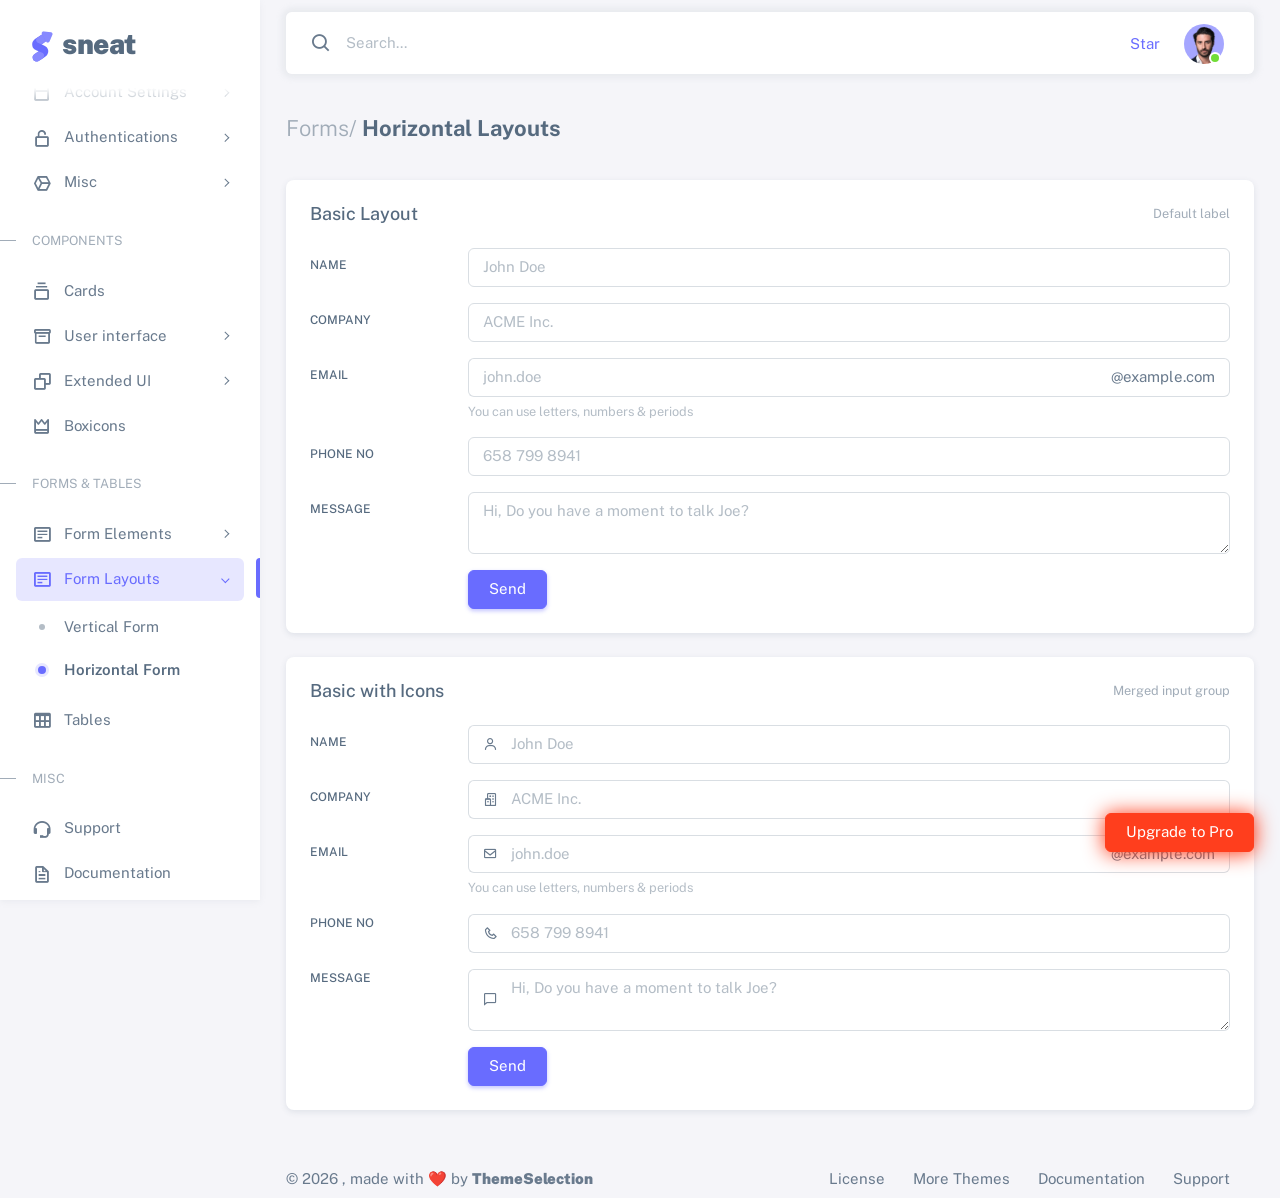
<file: admin/html/form-layouts-horizontal.html>
<!DOCTYPE html>

<!-- =========================================================
* Sneat - Bootstrap 5 HTML Admin Template - Pro | v1.0.0
==============================================================

* Product Page: https://themeselection.com/products/sneat-bootstrap-html-admin-template/
* Created by: ThemeSelection
* License: You must have a valid license purchased in order to legally use the theme for your project.
* Copyright ThemeSelection (https://themeselection.com)

=========================================================
 -->
<!-- beautify ignore:start -->
<html
  lang="en"
  class="light-style layout-menu-fixed"
  dir="ltr"
  data-theme="theme-default"
  data-assets-path="../assets/"
  data-template="vertical-menu-template-free"
>
  <head>
    <meta charset="utf-8" />
    <meta
      name="viewport"
      content="width=device-width, initial-scale=1.0, user-scalable=no, minimum-scale=1.0, maximum-scale=1.0"
    />

    <title>Horizontal Layouts - Forms | Sneat - Bootstrap 5 HTML Admin Template - Pro</title>

    <meta name="description" content="" />

    <!-- Favicon -->
    <link rel="icon" type="image/x-icon" href="../assets/img/favicon/favicon.ico" />

    <!-- Fonts -->
    <link rel="preconnect" href="https://fonts.googleapis.com" />
    <link rel="preconnect" href="https://fonts.gstatic.com" crossorigin />
    <link
      href="https://fonts.googleapis.com/css2?family=Public+Sans:ital,wght@0,300;0,400;0,500;0,600;0,700;1,300;1,400;1,500;1,600;1,700&display=swap"
      rel="stylesheet"
    />

    <!-- Icons. Uncomment required icon fonts -->
    <link rel="stylesheet" href="../assets/vendor/fonts/boxicons.css" />

    <!-- Core CSS -->
    <link rel="stylesheet" href="../assets/vendor/css/core.css" class="template-customizer-core-css" />
    <link rel="stylesheet" href="../assets/vendor/css/theme-default.css" class="template-customizer-theme-css" />
    <link rel="stylesheet" href="../assets/css/demo.css" />

    <!-- Vendors CSS -->
    <link rel="stylesheet" href="../assets/vendor/libs/perfect-scrollbar/perfect-scrollbar.css" />

    <!-- Page CSS -->

    <!-- Helpers -->
    <script src="../assets/vendor/js/helpers.js"></script>

    <!--! Template customizer & Theme config files MUST be included after core stylesheets and helpers.js in the <head> section -->
    <!--? Config:  Mandatory theme config file contain global vars & default theme options, Set your preferred theme option in this file.  -->
    <script src="../assets/js/config.js"></script>
  </head>

  <body>
    <!-- Layout wrapper -->
    <div class="layout-wrapper layout-content-navbar">
      <div class="layout-container">
        <!-- Menu -->

        <aside id="layout-menu" class="layout-menu menu-vertical menu bg-menu-theme">
          <div class="app-brand demo">
            <a href="index.html" class="app-brand-link">
              <span class="app-brand-logo demo">
                <svg
                  width="25"
                  viewBox="0 0 25 42"
                  version="1.1"
                  xmlns="http://www.w3.org/2000/svg"
                  xmlns:xlink="http://www.w3.org/1999/xlink"
                >
                  <defs>
                    <path
                      d="M13.7918663,0.358365126 L3.39788168,7.44174259 C0.566865006,9.69408886 -0.379795268,12.4788597 0.557900856,15.7960551 C0.68998853,16.2305145 1.09562888,17.7872135 3.12357076,19.2293357 C3.8146334,19.7207684 5.32369333,20.3834223 7.65075054,21.2172976 L7.59773219,21.2525164 L2.63468769,24.5493413 C0.445452254,26.3002124 0.0884951797,28.5083815 1.56381646,31.1738486 C2.83770406,32.8170431 5.20850219,33.2640127 7.09180128,32.5391577 C8.347334,32.0559211 11.4559176,30.0011079 16.4175519,26.3747182 C18.0338572,24.4997857 18.6973423,22.4544883 18.4080071,20.2388261 C17.963753,17.5346866 16.1776345,15.5799961 13.0496516,14.3747546 L10.9194936,13.4715819 L18.6192054,7.984237 L13.7918663,0.358365126 Z"
                      id="path-1"
                    ></path>
                    <path
                      d="M5.47320593,6.00457225 C4.05321814,8.216144 4.36334763,10.0722806 6.40359441,11.5729822 C8.61520715,12.571656 10.0999176,13.2171421 10.8577257,13.5094407 L15.5088241,14.433041 L18.6192054,7.984237 C15.5364148,3.11535317 13.9273018,0.573395879 13.7918663,0.358365126 C13.5790555,0.511491653 10.8061687,2.3935607 5.47320593,6.00457225 Z"
                      id="path-3"
                    ></path>
                    <path
                      d="M7.50063644,21.2294429 L12.3234468,23.3159332 C14.1688022,24.7579751 14.397098,26.4880487 13.008334,28.506154 C11.6195701,30.5242593 10.3099883,31.790241 9.07958868,32.3040991 C5.78142938,33.4346997 4.13234973,34 4.13234973,34 C4.13234973,34 2.75489982,33.0538207 2.37032616e-14,31.1614621 C-0.55822714,27.8186216 -0.55822714,26.0572515 -4.05231404e-15,25.8773518 C0.83734071,25.6075023 2.77988457,22.8248993 3.3049379,22.52991 C3.65497346,22.3332504 5.05353963,21.8997614 7.50063644,21.2294429 Z"
                      id="path-4"
                    ></path>
                    <path
                      d="M20.6,7.13333333 L25.6,13.8 C26.2627417,14.6836556 26.0836556,15.9372583 25.2,16.6 C24.8538077,16.8596443 24.4327404,17 24,17 L14,17 C12.8954305,17 12,16.1045695 12,15 C12,14.5672596 12.1403557,14.1461923 12.4,13.8 L17.4,7.13333333 C18.0627417,6.24967773 19.3163444,6.07059163 20.2,6.73333333 C20.3516113,6.84704183 20.4862915,6.981722 20.6,7.13333333 Z"
                      id="path-5"
                    ></path>
                  </defs>
                  <g id="g-app-brand" stroke="none" stroke-width="1" fill="none" fill-rule="evenodd">
                    <g id="Brand-Logo" transform="translate(-27.000000, -15.000000)">
                      <g id="Icon" transform="translate(27.000000, 15.000000)">
                        <g id="Mask" transform="translate(0.000000, 8.000000)">
                          <mask id="mask-2" fill="white">
                            <use xlink:href="#path-1"></use>
                          </mask>
                          <use fill="#696cff" xlink:href="#path-1"></use>
                          <g id="Path-3" mask="url(#mask-2)">
                            <use fill="#696cff" xlink:href="#path-3"></use>
                            <use fill-opacity="0.2" fill="#FFFFFF" xlink:href="#path-3"></use>
                          </g>
                          <g id="Path-4" mask="url(#mask-2)">
                            <use fill="#696cff" xlink:href="#path-4"></use>
                            <use fill-opacity="0.2" fill="#FFFFFF" xlink:href="#path-4"></use>
                          </g>
                        </g>
                        <g
                          id="Triangle"
                          transform="translate(19.000000, 11.000000) rotate(-300.000000) translate(-19.000000, -11.000000) "
                        >
                          <use fill="#696cff" xlink:href="#path-5"></use>
                          <use fill-opacity="0.2" fill="#FFFFFF" xlink:href="#path-5"></use>
                        </g>
                      </g>
                    </g>
                  </g>
                </svg>
              </span>
              <span class="app-brand-text demo menu-text fw-bolder ms-2">Sneat</span>
            </a>

            <a href="javascript:void(0);" class="layout-menu-toggle menu-link text-large ms-auto d-block d-xl-none">
              <i class="bx bx-chevron-left bx-sm align-middle"></i>
            </a>
          </div>

          <div class="menu-inner-shadow"></div>

          <ul class="menu-inner py-1">
            <!-- Dashboard -->
            <li class="menu-item">
              <a href="index.html" class="menu-link">
                <i class="menu-icon tf-icons bx bx-home-circle"></i>
                <div data-i18n="Analytics">Dashboard</div>
              </a>
            </li>

            <!-- Layouts -->
            <li class="menu-item">
              <a href="javascript:void(0);" class="menu-link menu-toggle">
                <i class="menu-icon tf-icons bx bx-layout"></i>
                <div data-i18n="Layouts">Layouts</div>
              </a>

              <ul class="menu-sub">
                <li class="menu-item">
                  <a href="layouts-without-menu.html" class="menu-link">
                    <div data-i18n="Without menu">Without menu</div>
                  </a>
                </li>
                <li class="menu-item">
                  <a href="layouts-without-navbar.html" class="menu-link">
                    <div data-i18n="Without navbar">Without navbar</div>
                  </a>
                </li>
                <li class="menu-item">
                  <a href="layouts-container.html" class="menu-link">
                    <div data-i18n="Container">Container</div>
                  </a>
                </li>
                <li class="menu-item">
                  <a href="layouts-fluid.html" class="menu-link">
                    <div data-i18n="Fluid">Fluid</div>
                  </a>
                </li>
                <li class="menu-item">
                  <a href="layouts-blank.html" class="menu-link">
                    <div data-i18n="Blank">Blank</div>
                  </a>
                </li>
              </ul>
            </li>

            <li class="menu-header small text-uppercase">
              <span class="menu-header-text">Pages</span>
            </li>
            <li class="menu-item">
              <a href="javascript:void(0);" class="menu-link menu-toggle">
                <i class="menu-icon tf-icons bx bx-dock-top"></i>
                <div data-i18n="Account Settings">Account Settings</div>
              </a>
              <ul class="menu-sub">
                <li class="menu-item">
                  <a href="pages-account-settings-account.html" class="menu-link">
                    <div data-i18n="Account">Account</div>
                  </a>
                </li>
                <li class="menu-item">
                  <a href="pages-account-settings-notifications.html" class="menu-link">
                    <div data-i18n="Notifications">Notifications</div>
                  </a>
                </li>
                <li class="menu-item">
                  <a href="pages-account-settings-connections.html" class="menu-link">
                    <div data-i18n="Connections">Connections</div>
                  </a>
                </li>
              </ul>
            </li>
            <li class="menu-item">
              <a href="javascript:void(0);" class="menu-link menu-toggle">
                <i class="menu-icon tf-icons bx bx-lock-open-alt"></i>
                <div data-i18n="Authentications">Authentications</div>
              </a>
              <ul class="menu-sub">
                <li class="menu-item">
                  <a href="auth-login-basic.html" class="menu-link" target="_blank">
                    <div data-i18n="Basic">Login</div>
                  </a>
                </li>
                <li class="menu-item">
                  <a href="auth-register-basic.html" class="menu-link" target="_blank">
                    <div data-i18n="Basic">Register</div>
                  </a>
                </li>
                <li class="menu-item">
                  <a href="auth-forgot-password-basic.html" class="menu-link" target="_blank">
                    <div data-i18n="Basic">Forgot Password</div>
                  </a>
                </li>
              </ul>
            </li>
            <li class="menu-item">
              <a href="javascript:void(0);" class="menu-link menu-toggle">
                <i class="menu-icon tf-icons bx bx-cube-alt"></i>
                <div data-i18n="Misc">Misc</div>
              </a>
              <ul class="menu-sub">
                <li class="menu-item">
                  <a href="pages-misc-error.html" class="menu-link">
                    <div data-i18n="Error">Error</div>
                  </a>
                </li>
                <li class="menu-item">
                  <a href="pages-misc-under-maintenance.html" class="menu-link">
                    <div data-i18n="Under Maintenance">Under Maintenance</div>
                  </a>
                </li>
              </ul>
            </li>
            <!-- Components -->
            <li class="menu-header small text-uppercase"><span class="menu-header-text">Components</span></li>
            <!-- Cards -->
            <li class="menu-item">
              <a href="cards-basic.html" class="menu-link">
                <i class="menu-icon tf-icons bx bx-collection"></i>
                <div data-i18n="Basic">Cards</div>
              </a>
            </li>
            <!-- User interface -->
            <li class="menu-item">
              <a href="javascript:void(0)" class="menu-link menu-toggle">
                <i class="menu-icon tf-icons bx bx-box"></i>
                <div data-i18n="User interface">User interface</div>
              </a>
              <ul class="menu-sub">
                <li class="menu-item">
                  <a href="ui-accordion.html" class="menu-link">
                    <div data-i18n="Accordion">Accordion</div>
                  </a>
                </li>
                <li class="menu-item">
                  <a href="ui-alerts.html" class="menu-link">
                    <div data-i18n="Alerts">Alerts</div>
                  </a>
                </li>
                <li class="menu-item">
                  <a href="ui-badges.html" class="menu-link">
                    <div data-i18n="Badges">Badges</div>
                  </a>
                </li>
                <li class="menu-item">
                  <a href="ui-buttons.html" class="menu-link">
                    <div data-i18n="Buttons">Buttons</div>
                  </a>
                </li>
                <li class="menu-item">
                  <a href="ui-carousel.html" class="menu-link">
                    <div data-i18n="Carousel">Carousel</div>
                  </a>
                </li>
                <li class="menu-item">
                  <a href="ui-collapse.html" class="menu-link">
                    <div data-i18n="Collapse">Collapse</div>
                  </a>
                </li>
                <li class="menu-item">
                  <a href="ui-dropdowns.html" class="menu-link">
                    <div data-i18n="Dropdowns">Dropdowns</div>
                  </a>
                </li>
                <li class="menu-item">
                  <a href="ui-footer.html" class="menu-link">
                    <div data-i18n="Footer">Footer</div>
                  </a>
                </li>
                <li class="menu-item">
                  <a href="ui-list-groups.html" class="menu-link">
                    <div data-i18n="List Groups">List groups</div>
                  </a>
                </li>
                <li class="menu-item">
                  <a href="ui-modals.html" class="menu-link">
                    <div data-i18n="Modals">Modals</div>
                  </a>
                </li>
                <li class="menu-item">
                  <a href="ui-navbar.html" class="menu-link">
                    <div data-i18n="Navbar">Navbar</div>
                  </a>
                </li>
                <li class="menu-item">
                  <a href="ui-offcanvas.html" class="menu-link">
                    <div data-i18n="Offcanvas">Offcanvas</div>
                  </a>
                </li>
                <li class="menu-item">
                  <a href="ui-pagination-breadcrumbs.html" class="menu-link">
                    <div data-i18n="Pagination &amp; Breadcrumbs">Pagination &amp; Breadcrumbs</div>
                  </a>
                </li>
                <li class="menu-item">
                  <a href="ui-progress.html" class="menu-link">
                    <div data-i18n="Progress">Progress</div>
                  </a>
                </li>
                <li class="menu-item">
                  <a href="ui-spinners.html" class="menu-link">
                    <div data-i18n="Spinners">Spinners</div>
                  </a>
                </li>
                <li class="menu-item">
                  <a href="ui-tabs-pills.html" class="menu-link">
                    <div data-i18n="Tabs &amp; Pills">Tabs &amp; Pills</div>
                  </a>
                </li>
                <li class="menu-item">
                  <a href="ui-toasts.html" class="menu-link">
                    <div data-i18n="Toasts">Toasts</div>
                  </a>
                </li>
                <li class="menu-item">
                  <a href="ui-tooltips-popovers.html" class="menu-link">
                    <div data-i18n="Tooltips & Popovers">Tooltips &amp; popovers</div>
                  </a>
                </li>
                <li class="menu-item">
                  <a href="ui-typography.html" class="menu-link">
                    <div data-i18n="Typography">Typography</div>
                  </a>
                </li>
              </ul>
            </li>

            <!-- Extended components -->
            <li class="menu-item">
              <a href="javascript:void(0)" class="menu-link menu-toggle">
                <i class="menu-icon tf-icons bx bx-copy"></i>
                <div data-i18n="Extended UI">Extended UI</div>
              </a>
              <ul class="menu-sub">
                <li class="menu-item">
                  <a href="extended-ui-perfect-scrollbar.html" class="menu-link">
                    <div data-i18n="Perfect Scrollbar">Perfect scrollbar</div>
                  </a>
                </li>
                <li class="menu-item">
                  <a href="extended-ui-text-divider.html" class="menu-link">
                    <div data-i18n="Text Divider">Text Divider</div>
                  </a>
                </li>
              </ul>
            </li>

            <li class="menu-item">
              <a href="icons-boxicons.html" class="menu-link">
                <i class="menu-icon tf-icons bx bx-crown"></i>
                <div data-i18n="Boxicons">Boxicons</div>
              </a>
            </li>

            <!-- Forms & Tables -->
            <li class="menu-header small text-uppercase"><span class="menu-header-text">Forms &amp; Tables</span></li>
            <!-- Forms -->
            <li class="menu-item">
              <a href="javascript:void(0);" class="menu-link menu-toggle">
                <i class="menu-icon tf-icons bx bx-detail"></i>
                <div data-i18n="Form Elements">Form Elements</div>
              </a>
              <ul class="menu-sub">
                <li class="menu-item">
                  <a href="forms-basic-inputs.html" class="menu-link">
                    <div data-i18n="Basic Inputs">Basic Inputs</div>
                  </a>
                </li>
                <li class="menu-item">
                  <a href="forms-input-groups.html" class="menu-link">
                    <div data-i18n="Input groups">Input groups</div>
                  </a>
                </li>
              </ul>
            </li>
            <li class="menu-item active open">
              <a href="javascript:void(0);" class="menu-link menu-toggle">
                <i class="menu-icon tf-icons bx bx-detail"></i>
                <div data-i18n="Form Layouts">Form Layouts</div>
              </a>
              <ul class="menu-sub">
                <li class="menu-item">
                  <a href="form-layouts-vertical.html" class="menu-link">
                    <div data-i18n="Vertical Form">Vertical Form</div>
                  </a>
                </li>
                <li class="menu-item active">
                  <a href="form-layouts-horizontal.html" class="menu-link">
                    <div data-i18n="Horizontal Form">Horizontal Form</div>
                  </a>
                </li>
              </ul>
            </li>
            <!-- Tables -->
            <li class="menu-item">
              <a href="tables-basic.html" class="menu-link">
                <i class="menu-icon tf-icons bx bx-table"></i>
                <div data-i18n="Tables">Tables</div>
              </a>
            </li>
            <!-- Misc -->
            <li class="menu-header small text-uppercase"><span class="menu-header-text">Misc</span></li>
            <li class="menu-item">
              <a
                href="https://github.com/themeselection/sneat-html-admin-template-free/issues"
                target="_blank"
                class="menu-link"
              >
                <i class="menu-icon tf-icons bx bx-support"></i>
                <div data-i18n="Support">Support</div>
              </a>
            </li>
            <li class="menu-item">
              <a
                href="https://themeselection.com/demo/sneat-bootstrap-html-admin-template/documentation/"
                target="_blank"
                class="menu-link"
              >
                <i class="menu-icon tf-icons bx bx-file"></i>
                <div data-i18n="Documentation">Documentation</div>
              </a>
            </li>
          </ul>
        </aside>
        <!-- / Menu -->

        <!-- Layout container -->
        <div class="layout-page">
          <!-- Navbar -->

          <nav
            class="layout-navbar container-xxl navbar navbar-expand-xl navbar-detached align-items-center bg-navbar-theme"
            id="layout-navbar"
          >
            <div class="layout-menu-toggle navbar-nav align-items-xl-center me-3 me-xl-0 d-xl-none">
              <a class="nav-item nav-link px-0 me-xl-4" href="javascript:void(0)">
                <i class="bx bx-menu bx-sm"></i>
              </a>
            </div>

            <div class="navbar-nav-right d-flex align-items-center" id="navbar-collapse">
              <!-- Search -->
              <div class="navbar-nav align-items-center">
                <div class="nav-item d-flex align-items-center">
                  <i class="bx bx-search fs-4 lh-0"></i>
                  <input
                    type="text"
                    class="form-control border-0 shadow-none"
                    placeholder="Search..."
                    aria-label="Search..."
                  />
                </div>
              </div>
              <!-- /Search -->

              <ul class="navbar-nav flex-row align-items-center ms-auto">
                <!-- Place this tag where you want the button to render. -->
                <li class="nav-item lh-1 me-3">
                  <a
                    class="github-button"
                    href="https://github.com/themeselection/sneat-html-admin-template-free"
                    data-icon="octicon-star"
                    data-size="large"
                    data-show-count="true"
                    aria-label="Star themeselection/sneat-html-admin-template-free on GitHub"
                    >Star</a
                  >
                </li>

                <!-- User -->
                <li class="nav-item navbar-dropdown dropdown-user dropdown">
                  <a class="nav-link dropdown-toggle hide-arrow" href="javascript:void(0);" data-bs-toggle="dropdown">
                    <div class="avatar avatar-online">
                      <img src="../assets/img/avatars/1.png" alt class="w-px-40 h-auto rounded-circle" />
                    </div>
                  </a>
                  <ul class="dropdown-menu dropdown-menu-end">
                    <li>
                      <a class="dropdown-item" href="#">
                        <div class="d-flex">
                          <div class="flex-shrink-0 me-3">
                            <div class="avatar avatar-online">
                              <img src="../assets/img/avatars/1.png" alt class="w-px-40 h-auto rounded-circle" />
                            </div>
                          </div>
                          <div class="flex-grow-1">
                            <span class="fw-semibold d-block">John Doe</span>
                            <small class="text-muted">Admin</small>
                          </div>
                        </div>
                      </a>
                    </li>
                    <li>
                      <div class="dropdown-divider"></div>
                    </li>
                    <li>
                      <a class="dropdown-item" href="#">
                        <i class="bx bx-user me-2"></i>
                        <span class="align-middle">My Profile</span>
                      </a>
                    </li>
                    <li>
                      <a class="dropdown-item" href="#">
                        <i class="bx bx-cog me-2"></i>
                        <span class="align-middle">Settings</span>
                      </a>
                    </li>
                    <li>
                      <a class="dropdown-item" href="#">
                        <span class="d-flex align-items-center align-middle">
                          <i class="flex-shrink-0 bx bx-credit-card me-2"></i>
                          <span class="flex-grow-1 align-middle">Billing</span>
                          <span class="flex-shrink-0 badge badge-center rounded-pill bg-danger w-px-20 h-px-20">4</span>
                        </span>
                      </a>
                    </li>
                    <li>
                      <div class="dropdown-divider"></div>
                    </li>
                    <li>
                      <a class="dropdown-item" href="auth-login-basic.html">
                        <i class="bx bx-power-off me-2"></i>
                        <span class="align-middle">Log Out</span>
                      </a>
                    </li>
                  </ul>
                </li>
                <!--/ User -->
              </ul>
            </div>
          </nav>

          <!-- / Navbar -->

          <!-- Content wrapper -->
          <div class="content-wrapper">
            <!-- Content -->

            <div class="container-xxl flex-grow-1 container-p-y">
              <h4 class="fw-bold py-3 mb-4"><span class="text-muted fw-light">Forms/</span> Horizontal Layouts</h4>

              <!-- Basic Layout & Basic with Icons -->
              <div class="row">
                <!-- Basic Layout -->
                <div class="col-xxl">
                  <div class="card mb-4">
                    <div class="card-header d-flex align-items-center justify-content-between">
                      <h5 class="mb-0">Basic Layout</h5>
                      <small class="text-muted float-end">Default label</small>
                    </div>
                    <div class="card-body">
                      <form>
                        <div class="row mb-3">
                          <label class="col-sm-2 col-form-label" for="basic-default-name">Name</label>
                          <div class="col-sm-10">
                            <input type="text" class="form-control" id="basic-default-name" placeholder="John Doe" />
                          </div>
                        </div>
                        <div class="row mb-3">
                          <label class="col-sm-2 col-form-label" for="basic-default-company">Company</label>
                          <div class="col-sm-10">
                            <input
                              type="text"
                              class="form-control"
                              id="basic-default-company"
                              placeholder="ACME Inc."
                            />
                          </div>
                        </div>
                        <div class="row mb-3">
                          <label class="col-sm-2 col-form-label" for="basic-default-email">Email</label>
                          <div class="col-sm-10">
                            <div class="input-group input-group-merge">
                              <input
                                type="text"
                                id="basic-default-email"
                                class="form-control"
                                placeholder="john.doe"
                                aria-label="john.doe"
                                aria-describedby="basic-default-email2"
                              />
                              <span class="input-group-text" id="basic-default-email2">@example.com</span>
                            </div>
                            <div class="form-text">You can use letters, numbers & periods</div>
                          </div>
                        </div>
                        <div class="row mb-3">
                          <label class="col-sm-2 col-form-label" for="basic-default-phone">Phone No</label>
                          <div class="col-sm-10">
                            <input
                              type="text"
                              id="basic-default-phone"
                              class="form-control phone-mask"
                              placeholder="658 799 8941"
                              aria-label="658 799 8941"
                              aria-describedby="basic-default-phone"
                            />
                          </div>
                        </div>
                        <div class="row mb-3">
                          <label class="col-sm-2 col-form-label" for="basic-default-message">Message</label>
                          <div class="col-sm-10">
                            <textarea
                              id="basic-default-message"
                              class="form-control"
                              placeholder="Hi, Do you have a moment to talk Joe?"
                              aria-label="Hi, Do you have a moment to talk Joe?"
                              aria-describedby="basic-icon-default-message2"
                            ></textarea>
                          </div>
                        </div>
                        <div class="row justify-content-end">
                          <div class="col-sm-10">
                            <button type="submit" class="btn btn-primary">Send</button>
                          </div>
                        </div>
                      </form>
                    </div>
                  </div>
                </div>
                <!-- Basic with Icons -->
                <div class="col-xxl">
                  <div class="card mb-4">
                    <div class="card-header d-flex align-items-center justify-content-between">
                      <h5 class="mb-0">Basic with Icons</h5>
                      <small class="text-muted float-end">Merged input group</small>
                    </div>
                    <div class="card-body">
                      <form>
                        <div class="row mb-3">
                          <label class="col-sm-2 col-form-label" for="basic-icon-default-fullname">Name</label>
                          <div class="col-sm-10">
                            <div class="input-group input-group-merge">
                              <span id="basic-icon-default-fullname2" class="input-group-text"
                                ><i class="bx bx-user"></i
                              ></span>
                              <input
                                type="text"
                                class="form-control"
                                id="basic-icon-default-fullname"
                                placeholder="John Doe"
                                aria-label="John Doe"
                                aria-describedby="basic-icon-default-fullname2"
                              />
                            </div>
                          </div>
                        </div>
                        <div class="row mb-3">
                          <label class="col-sm-2 col-form-label" for="basic-icon-default-company">Company</label>
                          <div class="col-sm-10">
                            <div class="input-group input-group-merge">
                              <span id="basic-icon-default-company2" class="input-group-text"
                                ><i class="bx bx-buildings"></i
                              ></span>
                              <input
                                type="text"
                                id="basic-icon-default-company"
                                class="form-control"
                                placeholder="ACME Inc."
                                aria-label="ACME Inc."
                                aria-describedby="basic-icon-default-company2"
                              />
                            </div>
                          </div>
                        </div>
                        <div class="row mb-3">
                          <label class="col-sm-2 col-form-label" for="basic-icon-default-email">Email</label>
                          <div class="col-sm-10">
                            <div class="input-group input-group-merge">
                              <span class="input-group-text"><i class="bx bx-envelope"></i></span>
                              <input
                                type="text"
                                id="basic-icon-default-email"
                                class="form-control"
                                placeholder="john.doe"
                                aria-label="john.doe"
                                aria-describedby="basic-icon-default-email2"
                              />
                              <span id="basic-icon-default-email2" class="input-group-text">@example.com</span>
                            </div>
                            <div class="form-text">You can use letters, numbers & periods</div>
                          </div>
                        </div>
                        <div class="row mb-3">
                          <label class="col-sm-2 form-label" for="basic-icon-default-phone">Phone No</label>
                          <div class="col-sm-10">
                            <div class="input-group input-group-merge">
                              <span id="basic-icon-default-phone2" class="input-group-text"
                                ><i class="bx bx-phone"></i
                              ></span>
                              <input
                                type="text"
                                id="basic-icon-default-phone"
                                class="form-control phone-mask"
                                placeholder="658 799 8941"
                                aria-label="658 799 8941"
                                aria-describedby="basic-icon-default-phone2"
                              />
                            </div>
                          </div>
                        </div>
                        <div class="row mb-3">
                          <label class="col-sm-2 form-label" for="basic-icon-default-message">Message</label>
                          <div class="col-sm-10">
                            <div class="input-group input-group-merge">
                              <span id="basic-icon-default-message2" class="input-group-text"
                                ><i class="bx bx-comment"></i
                              ></span>
                              <textarea
                                id="basic-icon-default-message"
                                class="form-control"
                                placeholder="Hi, Do you have a moment to talk Joe?"
                                aria-label="Hi, Do you have a moment to talk Joe?"
                                aria-describedby="basic-icon-default-message2"
                              ></textarea>
                            </div>
                          </div>
                        </div>
                        <div class="row justify-content-end">
                          <div class="col-sm-10">
                            <button type="submit" class="btn btn-primary">Send</button>
                          </div>
                        </div>
                      </form>
                    </div>
                  </div>
                </div>
              </div>
            </div>
            <!-- / Content -->

            <!-- Footer -->
            <footer class="content-footer footer bg-footer-theme">
              <div class="container-xxl d-flex flex-wrap justify-content-between py-2 flex-md-row flex-column">
                <div class="mb-2 mb-md-0">
                  ©
                  <script>
                    document.write(new Date().getFullYear());
                  </script>
                  , made with ❤️ by
                  <a href="https://themeselection.com" target="_blank" class="footer-link fw-bolder">ThemeSelection</a>
                </div>
                <div>
                  <a href="https://themeselection.com/license/" class="footer-link me-4" target="_blank">License</a>
                  <a href="https://themeselection.com/" target="_blank" class="footer-link me-4">More Themes</a>

                  <a
                    href="https://themeselection.com/demo/sneat-bootstrap-html-admin-template/documentation/"
                    target="_blank"
                    class="footer-link me-4"
                    >Documentation</a
                  >

                  <a
                    href="https://github.com/themeselection/sneat-html-admin-template-free/issues"
                    target="_blank"
                    class="footer-link me-4"
                    >Support</a
                  >
                </div>
              </div>
            </footer>
            <!-- / Footer -->

            <div class="content-backdrop fade"></div>
          </div>
          <!-- Content wrapper -->
        </div>
        <!-- / Layout page -->
      </div>

      <!-- Overlay -->
      <div class="layout-overlay layout-menu-toggle"></div>
    </div>
    <!-- / Layout wrapper -->

    <div class="buy-now">
      <a
        href="https://themeselection.com/products/sneat-bootstrap-html-admin-template/"
        target="_blank"
        class="btn btn-danger btn-buy-now"
        >Upgrade to Pro</a
      >
    </div>

    <!-- Core JS -->
    <!-- build:js assets/vendor/js/core.js -->
    <script src="../assets/vendor/libs/jquery/jquery.js"></script>
    <script src="../assets/vendor/libs/popper/popper.js"></script>
    <script src="../assets/vendor/js/bootstrap.js"></script>
    <script src="../assets/vendor/libs/perfect-scrollbar/perfect-scrollbar.js"></script>

    <script src="../assets/vendor/js/menu.js"></script>
    <!-- endbuild -->

    <!-- Vendors JS -->

    <!-- Main JS -->
    <script src="../assets/js/main.js"></script>

    <!-- Page JS -->

    <!-- Place this tag in your head or just before your close body tag. -->
    <script async defer src="https://buttons.github.io/buttons.js"></script>
  </body>
</html>
</file>
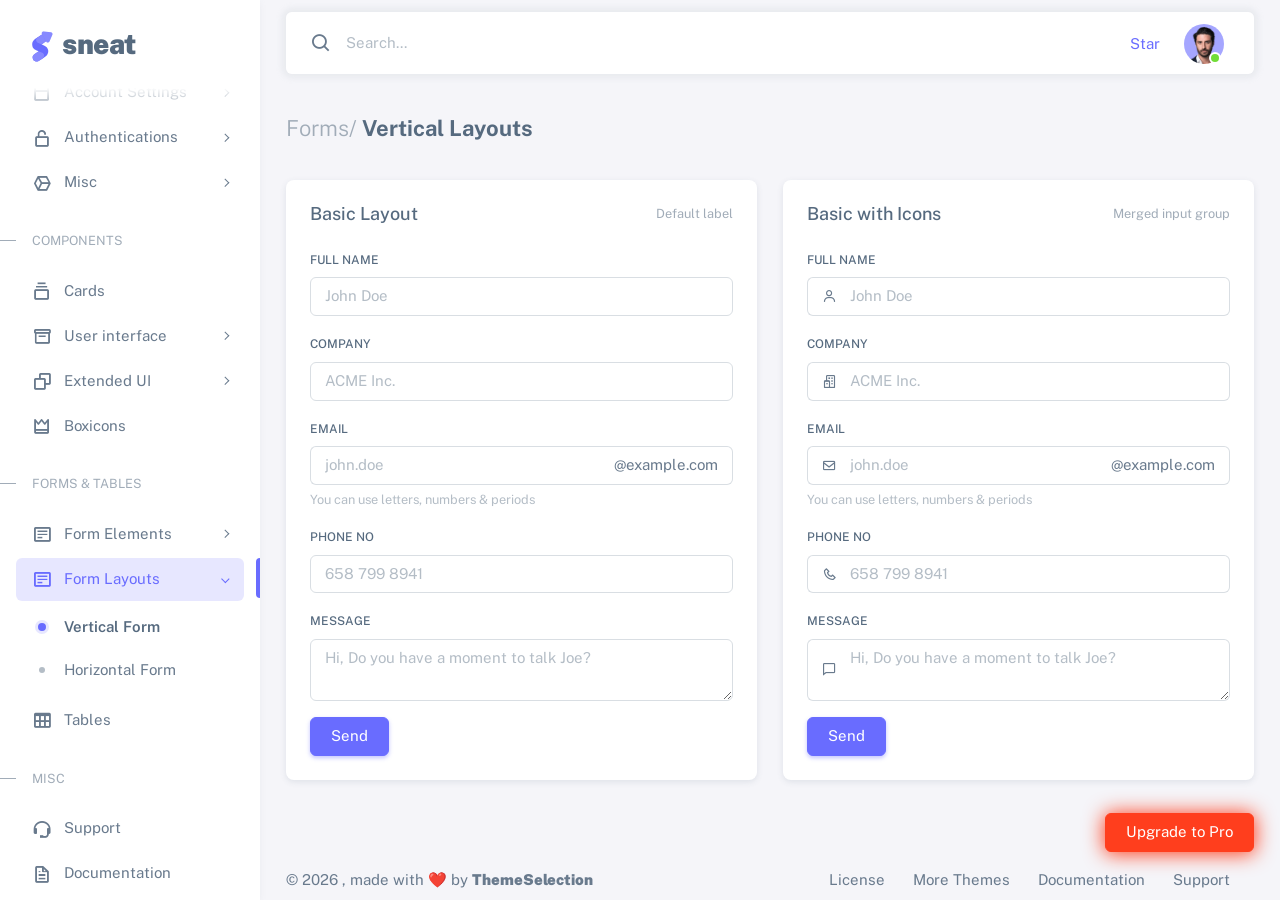
<file: admin/html/form-layouts-vertical.html>
<!DOCTYPE html>

<!-- =========================================================
* Sneat - Bootstrap 5 HTML Admin Template - Pro | v1.0.0
==============================================================

* Product Page: https://themeselection.com/products/sneat-bootstrap-html-admin-template/
* Created by: ThemeSelection
* License: You must have a valid license purchased in order to legally use the theme for your project.
* Copyright ThemeSelection (https://themeselection.com)

=========================================================
 -->
<!-- beautify ignore:start -->
<html
  lang="en"
  class="light-style layout-menu-fixed"
  dir="ltr"
  data-theme="theme-default"
  data-assets-path="../assets/"
  data-template="vertical-menu-template-free"
>
  <head>
    <meta charset="utf-8" />
    <meta
      name="viewport"
      content="width=device-width, initial-scale=1.0, user-scalable=no, minimum-scale=1.0, maximum-scale=1.0"
    />

    <title>Vertical Layouts - Forms | Sneat - Bootstrap 5 HTML Admin Template - Pro</title>

    <meta name="description" content="" />

    <!-- Favicon -->
    <link rel="icon" type="image/x-icon" href="../assets/img/favicon/favicon.ico" />

    <!-- Fonts -->
    <link rel="preconnect" href="https://fonts.googleapis.com" />
    <link rel="preconnect" href="https://fonts.gstatic.com" crossorigin />
    <link
      href="https://fonts.googleapis.com/css2?family=Public+Sans:ital,wght@0,300;0,400;0,500;0,600;0,700;1,300;1,400;1,500;1,600;1,700&display=swap"
      rel="stylesheet"
    />

    <!-- Icons. Uncomment required icon fonts -->
    <link rel="stylesheet" href="../assets/vendor/fonts/boxicons.css" />

    <!-- Core CSS -->
    <link rel="stylesheet" href="../assets/vendor/css/core.css" class="template-customizer-core-css" />
    <link rel="stylesheet" href="../assets/vendor/css/theme-default.css" class="template-customizer-theme-css" />
    <link rel="stylesheet" href="../assets/css/demo.css" />

    <!-- Vendors CSS -->
    <link rel="stylesheet" href="../assets/vendor/libs/perfect-scrollbar/perfect-scrollbar.css" />

    <!-- Page CSS -->

    <!-- Helpers -->
    <script src="../assets/vendor/js/helpers.js"></script>

    <!--! Template customizer & Theme config files MUST be included after core stylesheets and helpers.js in the <head> section -->
    <!--? Config:  Mandatory theme config file contain global vars & default theme options, Set your preferred theme option in this file.  -->
    <script src="../assets/js/config.js"></script>
  </head>

  <body>
    <!-- Layout wrapper -->
    <div class="layout-wrapper layout-content-navbar">
      <div class="layout-container">
        <!-- Menu -->

        <aside id="layout-menu" class="layout-menu menu-vertical menu bg-menu-theme">
          <div class="app-brand demo">
            <a href="index.html" class="app-brand-link">
              <span class="app-brand-logo demo">
                <svg
                  width="25"
                  viewBox="0 0 25 42"
                  version="1.1"
                  xmlns="http://www.w3.org/2000/svg"
                  xmlns:xlink="http://www.w3.org/1999/xlink"
                >
                  <defs>
                    <path
                      d="M13.7918663,0.358365126 L3.39788168,7.44174259 C0.566865006,9.69408886 -0.379795268,12.4788597 0.557900856,15.7960551 C0.68998853,16.2305145 1.09562888,17.7872135 3.12357076,19.2293357 C3.8146334,19.7207684 5.32369333,20.3834223 7.65075054,21.2172976 L7.59773219,21.2525164 L2.63468769,24.5493413 C0.445452254,26.3002124 0.0884951797,28.5083815 1.56381646,31.1738486 C2.83770406,32.8170431 5.20850219,33.2640127 7.09180128,32.5391577 C8.347334,32.0559211 11.4559176,30.0011079 16.4175519,26.3747182 C18.0338572,24.4997857 18.6973423,22.4544883 18.4080071,20.2388261 C17.963753,17.5346866 16.1776345,15.5799961 13.0496516,14.3747546 L10.9194936,13.4715819 L18.6192054,7.984237 L13.7918663,0.358365126 Z"
                      id="path-1"
                    ></path>
                    <path
                      d="M5.47320593,6.00457225 C4.05321814,8.216144 4.36334763,10.0722806 6.40359441,11.5729822 C8.61520715,12.571656 10.0999176,13.2171421 10.8577257,13.5094407 L15.5088241,14.433041 L18.6192054,7.984237 C15.5364148,3.11535317 13.9273018,0.573395879 13.7918663,0.358365126 C13.5790555,0.511491653 10.8061687,2.3935607 5.47320593,6.00457225 Z"
                      id="path-3"
                    ></path>
                    <path
                      d="M7.50063644,21.2294429 L12.3234468,23.3159332 C14.1688022,24.7579751 14.397098,26.4880487 13.008334,28.506154 C11.6195701,30.5242593 10.3099883,31.790241 9.07958868,32.3040991 C5.78142938,33.4346997 4.13234973,34 4.13234973,34 C4.13234973,34 2.75489982,33.0538207 2.37032616e-14,31.1614621 C-0.55822714,27.8186216 -0.55822714,26.0572515 -4.05231404e-15,25.8773518 C0.83734071,25.6075023 2.77988457,22.8248993 3.3049379,22.52991 C3.65497346,22.3332504 5.05353963,21.8997614 7.50063644,21.2294429 Z"
                      id="path-4"
                    ></path>
                    <path
                      d="M20.6,7.13333333 L25.6,13.8 C26.2627417,14.6836556 26.0836556,15.9372583 25.2,16.6 C24.8538077,16.8596443 24.4327404,17 24,17 L14,17 C12.8954305,17 12,16.1045695 12,15 C12,14.5672596 12.1403557,14.1461923 12.4,13.8 L17.4,7.13333333 C18.0627417,6.24967773 19.3163444,6.07059163 20.2,6.73333333 C20.3516113,6.84704183 20.4862915,6.981722 20.6,7.13333333 Z"
                      id="path-5"
                    ></path>
                  </defs>
                  <g id="g-app-brand" stroke="none" stroke-width="1" fill="none" fill-rule="evenodd">
                    <g id="Brand-Logo" transform="translate(-27.000000, -15.000000)">
                      <g id="Icon" transform="translate(27.000000, 15.000000)">
                        <g id="Mask" transform="translate(0.000000, 8.000000)">
                          <mask id="mask-2" fill="white">
                            <use xlink:href="#path-1"></use>
                          </mask>
                          <use fill="#696cff" xlink:href="#path-1"></use>
                          <g id="Path-3" mask="url(#mask-2)">
                            <use fill="#696cff" xlink:href="#path-3"></use>
                            <use fill-opacity="0.2" fill="#FFFFFF" xlink:href="#path-3"></use>
                          </g>
                          <g id="Path-4" mask="url(#mask-2)">
                            <use fill="#696cff" xlink:href="#path-4"></use>
                            <use fill-opacity="0.2" fill="#FFFFFF" xlink:href="#path-4"></use>
                          </g>
                        </g>
                        <g
                          id="Triangle"
                          transform="translate(19.000000, 11.000000) rotate(-300.000000) translate(-19.000000, -11.000000) "
                        >
                          <use fill="#696cff" xlink:href="#path-5"></use>
                          <use fill-opacity="0.2" fill="#FFFFFF" xlink:href="#path-5"></use>
                        </g>
                      </g>
                    </g>
                  </g>
                </svg>
              </span>
              <span class="app-brand-text demo menu-text fw-bolder ms-2">Sneat</span>
            </a>

            <a href="javascript:void(0);" class="layout-menu-toggle menu-link text-large ms-auto d-block d-xl-none">
              <i class="bx bx-chevron-left bx-sm align-middle"></i>
            </a>
          </div>

          <div class="menu-inner-shadow"></div>

          <ul class="menu-inner py-1">
            <!-- Dashboard -->
            <li class="menu-item">
              <a href="index.html" class="menu-link">
                <i class="menu-icon tf-icons bx bx-home-circle"></i>
                <div data-i18n="Analytics">Dashboard</div>
              </a>
            </li>

            <!-- Layouts -->
            <li class="menu-item">
              <a href="javascript:void(0);" class="menu-link menu-toggle">
                <i class="menu-icon tf-icons bx bx-layout"></i>
                <div data-i18n="Layouts">Layouts</div>
              </a>

              <ul class="menu-sub">
                <li class="menu-item">
                  <a href="layouts-without-menu.html" class="menu-link">
                    <div data-i18n="Without menu">Without menu</div>
                  </a>
                </li>
                <li class="menu-item">
                  <a href="layouts-without-navbar.html" class="menu-link">
                    <div data-i18n="Without navbar">Without navbar</div>
                  </a>
                </li>
                <li class="menu-item">
                  <a href="layouts-container.html" class="menu-link">
                    <div data-i18n="Container">Container</div>
                  </a>
                </li>
                <li class="menu-item">
                  <a href="layouts-fluid.html" class="menu-link">
                    <div data-i18n="Fluid">Fluid</div>
                  </a>
                </li>
                <li class="menu-item">
                  <a href="layouts-blank.html" class="menu-link">
                    <div data-i18n="Blank">Blank</div>
                  </a>
                </li>
              </ul>
            </li>

            <li class="menu-header small text-uppercase">
              <span class="menu-header-text">Pages</span>
            </li>
            <li class="menu-item">
              <a href="javascript:void(0);" class="menu-link menu-toggle">
                <i class="menu-icon tf-icons bx bx-dock-top"></i>
                <div data-i18n="Account Settings">Account Settings</div>
              </a>
              <ul class="menu-sub">
                <li class="menu-item">
                  <a href="pages-account-settings-account.html" class="menu-link">
                    <div data-i18n="Account">Account</div>
                  </a>
                </li>
                <li class="menu-item">
                  <a href="pages-account-settings-notifications.html" class="menu-link">
                    <div data-i18n="Notifications">Notifications</div>
                  </a>
                </li>
                <li class="menu-item">
                  <a href="pages-account-settings-connections.html" class="menu-link">
                    <div data-i18n="Connections">Connections</div>
                  </a>
                </li>
              </ul>
            </li>
            <li class="menu-item">
              <a href="javascript:void(0);" class="menu-link menu-toggle">
                <i class="menu-icon tf-icons bx bx-lock-open-alt"></i>
                <div data-i18n="Authentications">Authentications</div>
              </a>
              <ul class="menu-sub">
                <li class="menu-item">
                  <a href="auth-login-basic.html" class="menu-link" target="_blank">
                    <div data-i18n="Basic">Login</div>
                  </a>
                </li>
                <li class="menu-item">
                  <a href="auth-register-basic.html" class="menu-link" target="_blank">
                    <div data-i18n="Basic">Register</div>
                  </a>
                </li>
                <li class="menu-item">
                  <a href="auth-forgot-password-basic.html" class="menu-link" target="_blank">
                    <div data-i18n="Basic">Forgot Password</div>
                  </a>
                </li>
              </ul>
            </li>
            <li class="menu-item">
              <a href="javascript:void(0);" class="menu-link menu-toggle">
                <i class="menu-icon tf-icons bx bx-cube-alt"></i>
                <div data-i18n="Misc">Misc</div>
              </a>
              <ul class="menu-sub">
                <li class="menu-item">
                  <a href="pages-misc-error.html" class="menu-link">
                    <div data-i18n="Error">Error</div>
                  </a>
                </li>
                <li class="menu-item">
                  <a href="pages-misc-under-maintenance.html" class="menu-link">
                    <div data-i18n="Under Maintenance">Under Maintenance</div>
                  </a>
                </li>
              </ul>
            </li>
            <!-- Components -->
            <li class="menu-header small text-uppercase"><span class="menu-header-text">Components</span></li>
            <!-- Cards -->
            <li class="menu-item">
              <a href="cards-basic.html" class="menu-link">
                <i class="menu-icon tf-icons bx bx-collection"></i>
                <div data-i18n="Basic">Cards</div>
              </a>
            </li>
            <!-- User interface -->
            <li class="menu-item">
              <a href="javascript:void(0)" class="menu-link menu-toggle">
                <i class="menu-icon tf-icons bx bx-box"></i>
                <div data-i18n="User interface">User interface</div>
              </a>
              <ul class="menu-sub">
                <li class="menu-item">
                  <a href="ui-accordion.html" class="menu-link">
                    <div data-i18n="Accordion">Accordion</div>
                  </a>
                </li>
                <li class="menu-item">
                  <a href="ui-alerts.html" class="menu-link">
                    <div data-i18n="Alerts">Alerts</div>
                  </a>
                </li>
                <li class="menu-item">
                  <a href="ui-badges.html" class="menu-link">
                    <div data-i18n="Badges">Badges</div>
                  </a>
                </li>
                <li class="menu-item">
                  <a href="ui-buttons.html" class="menu-link">
                    <div data-i18n="Buttons">Buttons</div>
                  </a>
                </li>
                <li class="menu-item">
                  <a href="ui-carousel.html" class="menu-link">
                    <div data-i18n="Carousel">Carousel</div>
                  </a>
                </li>
                <li class="menu-item">
                  <a href="ui-collapse.html" class="menu-link">
                    <div data-i18n="Collapse">Collapse</div>
                  </a>
                </li>
                <li class="menu-item">
                  <a href="ui-dropdowns.html" class="menu-link">
                    <div data-i18n="Dropdowns">Dropdowns</div>
                  </a>
                </li>
                <li class="menu-item">
                  <a href="ui-footer.html" class="menu-link">
                    <div data-i18n="Footer">Footer</div>
                  </a>
                </li>
                <li class="menu-item">
                  <a href="ui-list-groups.html" class="menu-link">
                    <div data-i18n="List Groups">List groups</div>
                  </a>
                </li>
                <li class="menu-item">
                  <a href="ui-modals.html" class="menu-link">
                    <div data-i18n="Modals">Modals</div>
                  </a>
                </li>
                <li class="menu-item">
                  <a href="ui-navbar.html" class="menu-link">
                    <div data-i18n="Navbar">Navbar</div>
                  </a>
                </li>
                <li class="menu-item">
                  <a href="ui-offcanvas.html" class="menu-link">
                    <div data-i18n="Offcanvas">Offcanvas</div>
                  </a>
                </li>
                <li class="menu-item">
                  <a href="ui-pagination-breadcrumbs.html" class="menu-link">
                    <div data-i18n="Pagination &amp; Breadcrumbs">Pagination &amp; Breadcrumbs</div>
                  </a>
                </li>
                <li class="menu-item">
                  <a href="ui-progress.html" class="menu-link">
                    <div data-i18n="Progress">Progress</div>
                  </a>
                </li>
                <li class="menu-item">
                  <a href="ui-spinners.html" class="menu-link">
                    <div data-i18n="Spinners">Spinners</div>
                  </a>
                </li>
                <li class="menu-item">
                  <a href="ui-tabs-pills.html" class="menu-link">
                    <div data-i18n="Tabs &amp; Pills">Tabs &amp; Pills</div>
                  </a>
                </li>
                <li class="menu-item">
                  <a href="ui-toasts.html" class="menu-link">
                    <div data-i18n="Toasts">Toasts</div>
                  </a>
                </li>
                <li class="menu-item">
                  <a href="ui-tooltips-popovers.html" class="menu-link">
                    <div data-i18n="Tooltips & Popovers">Tooltips &amp; popovers</div>
                  </a>
                </li>
                <li class="menu-item">
                  <a href="ui-typography.html" class="menu-link">
                    <div data-i18n="Typography">Typography</div>
                  </a>
                </li>
              </ul>
            </li>

            <!-- Extended components -->
            <li class="menu-item">
              <a href="javascript:void(0)" class="menu-link menu-toggle">
                <i class="menu-icon tf-icons bx bx-copy"></i>
                <div data-i18n="Extended UI">Extended UI</div>
              </a>
              <ul class="menu-sub">
                <li class="menu-item">
                  <a href="extended-ui-perfect-scrollbar.html" class="menu-link">
                    <div data-i18n="Perfect Scrollbar">Perfect scrollbar</div>
                  </a>
                </li>
                <li class="menu-item">
                  <a href="extended-ui-text-divider.html" class="menu-link">
                    <div data-i18n="Text Divider">Text Divider</div>
                  </a>
                </li>
              </ul>
            </li>

            <li class="menu-item">
              <a href="icons-boxicons.html" class="menu-link">
                <i class="menu-icon tf-icons bx bx-crown"></i>
                <div data-i18n="Boxicons">Boxicons</div>
              </a>
            </li>

            <!-- Forms & Tables -->
            <li class="menu-header small text-uppercase"><span class="menu-header-text">Forms &amp; Tables</span></li>
            <!-- Forms -->
            <li class="menu-item">
              <a href="javascript:void(0);" class="menu-link menu-toggle">
                <i class="menu-icon tf-icons bx bx-detail"></i>
                <div data-i18n="Form Elements">Form Elements</div>
              </a>
              <ul class="menu-sub">
                <li class="menu-item">
                  <a href="forms-basic-inputs.html" class="menu-link">
                    <div data-i18n="Basic Inputs">Basic Inputs</div>
                  </a>
                </li>
                <li class="menu-item">
                  <a href="forms-input-groups.html" class="menu-link">
                    <div data-i18n="Input groups">Input groups</div>
                  </a>
                </li>
              </ul>
            </li>
            <li class="menu-item active open">
              <a href="javascript:void(0);" class="menu-link menu-toggle">
                <i class="menu-icon tf-icons bx bx-detail"></i>
                <div data-i18n="Form Layouts">Form Layouts</div>
              </a>
              <ul class="menu-sub">
                <li class="menu-item active">
                  <a href="form-layouts-vertical.html" class="menu-link">
                    <div data-i18n="Vertical Form">Vertical Form</div>
                  </a>
                </li>
                <li class="menu-item">
                  <a href="form-layouts-horizontal.html" class="menu-link">
                    <div data-i18n="Horizontal Form">Horizontal Form</div>
                  </a>
                </li>
              </ul>
            </li>
            <!-- Tables -->
            <li class="menu-item">
              <a href="tables-basic.html" class="menu-link">
                <i class="menu-icon tf-icons bx bx-table"></i>
                <div data-i18n="Tables">Tables</div>
              </a>
            </li>
            <!-- Misc -->
            <li class="menu-header small text-uppercase"><span class="menu-header-text">Misc</span></li>
            <li class="menu-item">
              <a
                href="https://github.com/themeselection/sneat-html-admin-template-free/issues"
                target="_blank"
                class="menu-link"
              >
                <i class="menu-icon tf-icons bx bx-support"></i>
                <div data-i18n="Support">Support</div>
              </a>
            </li>
            <li class="menu-item">
              <a
                href="https://themeselection.com/demo/sneat-bootstrap-html-admin-template/documentation/"
                target="_blank"
                class="menu-link"
              >
                <i class="menu-icon tf-icons bx bx-file"></i>
                <div data-i18n="Documentation">Documentation</div>
              </a>
            </li>
          </ul>
        </aside>
        <!-- / Menu -->

        <!-- Layout container -->
        <div class="layout-page">
          <!-- Navbar -->

          <nav
            class="layout-navbar container-xxl navbar navbar-expand-xl navbar-detached align-items-center bg-navbar-theme"
            id="layout-navbar"
          >
            <div class="layout-menu-toggle navbar-nav align-items-xl-center me-3 me-xl-0 d-xl-none">
              <a class="nav-item nav-link px-0 me-xl-4" href="javascript:void(0)">
                <i class="bx bx-menu bx-sm"></i>
              </a>
            </div>

            <div class="navbar-nav-right d-flex align-items-center" id="navbar-collapse">
              <!-- Search -->
              <div class="navbar-nav align-items-center">
                <div class="nav-item d-flex align-items-center">
                  <i class="bx bx-search fs-4 lh-0"></i>
                  <input
                    type="text"
                    class="form-control border-0 shadow-none"
                    placeholder="Search..."
                    aria-label="Search..."
                  />
                </div>
              </div>
              <!-- /Search -->

              <ul class="navbar-nav flex-row align-items-center ms-auto">
                <!-- Place this tag where you want the button to render. -->
                <li class="nav-item lh-1 me-3">
                  <a
                    class="github-button"
                    href="https://github.com/themeselection/sneat-html-admin-template-free"
                    data-icon="octicon-star"
                    data-size="large"
                    data-show-count="true"
                    aria-label="Star themeselection/sneat-html-admin-template-free on GitHub"
                    >Star</a
                  >
                </li>

                <!-- User -->
                <li class="nav-item navbar-dropdown dropdown-user dropdown">
                  <a class="nav-link dropdown-toggle hide-arrow" href="javascript:void(0);" data-bs-toggle="dropdown">
                    <div class="avatar avatar-online">
                      <img src="../assets/img/avatars/1.png" alt class="w-px-40 h-auto rounded-circle" />
                    </div>
                  </a>
                  <ul class="dropdown-menu dropdown-menu-end">
                    <li>
                      <a class="dropdown-item" href="#">
                        <div class="d-flex">
                          <div class="flex-shrink-0 me-3">
                            <div class="avatar avatar-online">
                              <img src="../assets/img/avatars/1.png" alt class="w-px-40 h-auto rounded-circle" />
                            </div>
                          </div>
                          <div class="flex-grow-1">
                            <span class="fw-semibold d-block">John Doe</span>
                            <small class="text-muted">Admin</small>
                          </div>
                        </div>
                      </a>
                    </li>
                    <li>
                      <div class="dropdown-divider"></div>
                    </li>
                    <li>
                      <a class="dropdown-item" href="#">
                        <i class="bx bx-user me-2"></i>
                        <span class="align-middle">My Profile</span>
                      </a>
                    </li>
                    <li>
                      <a class="dropdown-item" href="#">
                        <i class="bx bx-cog me-2"></i>
                        <span class="align-middle">Settings</span>
                      </a>
                    </li>
                    <li>
                      <a class="dropdown-item" href="#">
                        <span class="d-flex align-items-center align-middle">
                          <i class="flex-shrink-0 bx bx-credit-card me-2"></i>
                          <span class="flex-grow-1 align-middle">Billing</span>
                          <span class="flex-shrink-0 badge badge-center rounded-pill bg-danger w-px-20 h-px-20">4</span>
                        </span>
                      </a>
                    </li>
                    <li>
                      <div class="dropdown-divider"></div>
                    </li>
                    <li>
                      <a class="dropdown-item" href="auth-login-basic.html">
                        <i class="bx bx-power-off me-2"></i>
                        <span class="align-middle">Log Out</span>
                      </a>
                    </li>
                  </ul>
                </li>
                <!--/ User -->
              </ul>
            </div>
          </nav>

          <!-- / Navbar -->

          <!-- Content wrapper -->
          <div class="content-wrapper">
            <!-- Content -->

            <div class="container-xxl flex-grow-1 container-p-y">
              <h4 class="fw-bold py-3 mb-4"><span class="text-muted fw-light">Forms/</span> Vertical Layouts</h4>

              <!-- Basic Layout -->
              <div class="row">
                <div class="col-xl">
                  <div class="card mb-4">
                    <div class="card-header d-flex justify-content-between align-items-center">
                      <h5 class="mb-0">Basic Layout</h5>
                      <small class="text-muted float-end">Default label</small>
                    </div>
                    <div class="card-body">
                      <form>
                        <div class="mb-3">
                          <label class="form-label" for="basic-default-fullname">Full Name</label>
                          <input type="text" class="form-control" id="basic-default-fullname" placeholder="John Doe" />
                        </div>
                        <div class="mb-3">
                          <label class="form-label" for="basic-default-company">Company</label>
                          <input type="text" class="form-control" id="basic-default-company" placeholder="ACME Inc." />
                        </div>
                        <div class="mb-3">
                          <label class="form-label" for="basic-default-email">Email</label>
                          <div class="input-group input-group-merge">
                            <input
                              type="text"
                              id="basic-default-email"
                              class="form-control"
                              placeholder="john.doe"
                              aria-label="john.doe"
                              aria-describedby="basic-default-email2"
                            />
                            <span class="input-group-text" id="basic-default-email2">@example.com</span>
                          </div>
                          <div class="form-text">You can use letters, numbers & periods</div>
                        </div>
                        <div class="mb-3">
                          <label class="form-label" for="basic-default-phone">Phone No</label>
                          <input
                            type="text"
                            id="basic-default-phone"
                            class="form-control phone-mask"
                            placeholder="658 799 8941"
                          />
                        </div>
                        <div class="mb-3">
                          <label class="form-label" for="basic-default-message">Message</label>
                          <textarea
                            id="basic-default-message"
                            class="form-control"
                            placeholder="Hi, Do you have a moment to talk Joe?"
                          ></textarea>
                        </div>
                        <button type="submit" class="btn btn-primary">Send</button>
                      </form>
                    </div>
                  </div>
                </div>
                <div class="col-xl">
                  <div class="card mb-4">
                    <div class="card-header d-flex justify-content-between align-items-center">
                      <h5 class="mb-0">Basic with Icons</h5>
                      <small class="text-muted float-end">Merged input group</small>
                    </div>
                    <div class="card-body">
                      <form>
                        <div class="mb-3">
                          <label class="form-label" for="basic-icon-default-fullname">Full Name</label>
                          <div class="input-group input-group-merge">
                            <span id="basic-icon-default-fullname2" class="input-group-text"
                              ><i class="bx bx-user"></i
                            ></span>
                            <input
                              type="text"
                              class="form-control"
                              id="basic-icon-default-fullname"
                              placeholder="John Doe"
                              aria-label="John Doe"
                              aria-describedby="basic-icon-default-fullname2"
                            />
                          </div>
                        </div>
                        <div class="mb-3">
                          <label class="form-label" for="basic-icon-default-company">Company</label>
                          <div class="input-group input-group-merge">
                            <span id="basic-icon-default-company2" class="input-group-text"
                              ><i class="bx bx-buildings"></i
                            ></span>
                            <input
                              type="text"
                              id="basic-icon-default-company"
                              class="form-control"
                              placeholder="ACME Inc."
                              aria-label="ACME Inc."
                              aria-describedby="basic-icon-default-company2"
                            />
                          </div>
                        </div>
                        <div class="mb-3">
                          <label class="form-label" for="basic-icon-default-email">Email</label>
                          <div class="input-group input-group-merge">
                            <span class="input-group-text"><i class="bx bx-envelope"></i></span>
                            <input
                              type="text"
                              id="basic-icon-default-email"
                              class="form-control"
                              placeholder="john.doe"
                              aria-label="john.doe"
                              aria-describedby="basic-icon-default-email2"
                            />
                            <span id="basic-icon-default-email2" class="input-group-text">@example.com</span>
                          </div>
                          <div class="form-text">You can use letters, numbers & periods</div>
                        </div>
                        <div class="mb-3">
                          <label class="form-label" for="basic-icon-default-phone">Phone No</label>
                          <div class="input-group input-group-merge">
                            <span id="basic-icon-default-phone2" class="input-group-text"
                              ><i class="bx bx-phone"></i
                            ></span>
                            <input
                              type="text"
                              id="basic-icon-default-phone"
                              class="form-control phone-mask"
                              placeholder="658 799 8941"
                              aria-label="658 799 8941"
                              aria-describedby="basic-icon-default-phone2"
                            />
                          </div>
                        </div>
                        <div class="mb-3">
                          <label class="form-label" for="basic-icon-default-message">Message</label>
                          <div class="input-group input-group-merge">
                            <span id="basic-icon-default-message2" class="input-group-text"
                              ><i class="bx bx-comment"></i
                            ></span>
                            <textarea
                              id="basic-icon-default-message"
                              class="form-control"
                              placeholder="Hi, Do you have a moment to talk Joe?"
                              aria-label="Hi, Do you have a moment to talk Joe?"
                              aria-describedby="basic-icon-default-message2"
                            ></textarea>
                          </div>
                        </div>
                        <button type="submit" class="btn btn-primary">Send</button>
                      </form>
                    </div>
                  </div>
                </div>
              </div>
            </div>
            <!-- / Content -->

            <!-- Footer -->
            <footer class="content-footer footer bg-footer-theme">
              <div class="container-xxl d-flex flex-wrap justify-content-between py-2 flex-md-row flex-column">
                <div class="mb-2 mb-md-0">
                  ©
                  <script>
                    document.write(new Date().getFullYear());
                  </script>
                  , made with ❤️ by
                  <a href="https://themeselection.com" target="_blank" class="footer-link fw-bolder">ThemeSelection</a>
                </div>
                <div>
                  <a href="https://themeselection.com/license/" class="footer-link me-4" target="_blank">License</a>
                  <a href="https://themeselection.com/" target="_blank" class="footer-link me-4">More Themes</a>

                  <a
                    href="https://themeselection.com/demo/sneat-bootstrap-html-admin-template/documentation/"
                    target="_blank"
                    class="footer-link me-4"
                    >Documentation</a
                  >

                  <a
                    href="https://github.com/themeselection/sneat-html-admin-template-free/issues"
                    target="_blank"
                    class="footer-link me-4"
                    >Support</a
                  >
                </div>
              </div>
            </footer>
            <!-- / Footer -->

            <div class="content-backdrop fade"></div>
          </div>
          <!-- Content wrapper -->
        </div>
        <!-- / Layout page -->
      </div>

      <!-- Overlay -->
      <div class="layout-overlay layout-menu-toggle"></div>
    </div>
    <!-- / Layout wrapper -->

    <div class="buy-now">
      <a
        href="https://themeselection.com/products/sneat-bootstrap-html-admin-template/"
        target="_blank"
        class="btn btn-danger btn-buy-now"
        >Upgrade to Pro</a
      >
    </div>

    <!-- Core JS -->
    <!-- build:js assets/vendor/js/core.js -->
    <script src="../assets/vendor/libs/jquery/jquery.js"></script>
    <script src="../assets/vendor/libs/popper/popper.js"></script>
    <script src="../assets/vendor/js/bootstrap.js"></script>
    <script src="../assets/vendor/libs/perfect-scrollbar/perfect-scrollbar.js"></script>

    <script src="../assets/vendor/js/menu.js"></script>
    <!-- endbuild -->

    <!-- Vendors JS -->

    <!-- Main JS -->
    <script src="../assets/js/main.js"></script>

    <!-- Page JS -->

    <!-- Place this tag in your head or just before your close body tag. -->
    <script async defer src="https://buttons.github.io/buttons.js"></script>
  </body>
</html>
</file>
